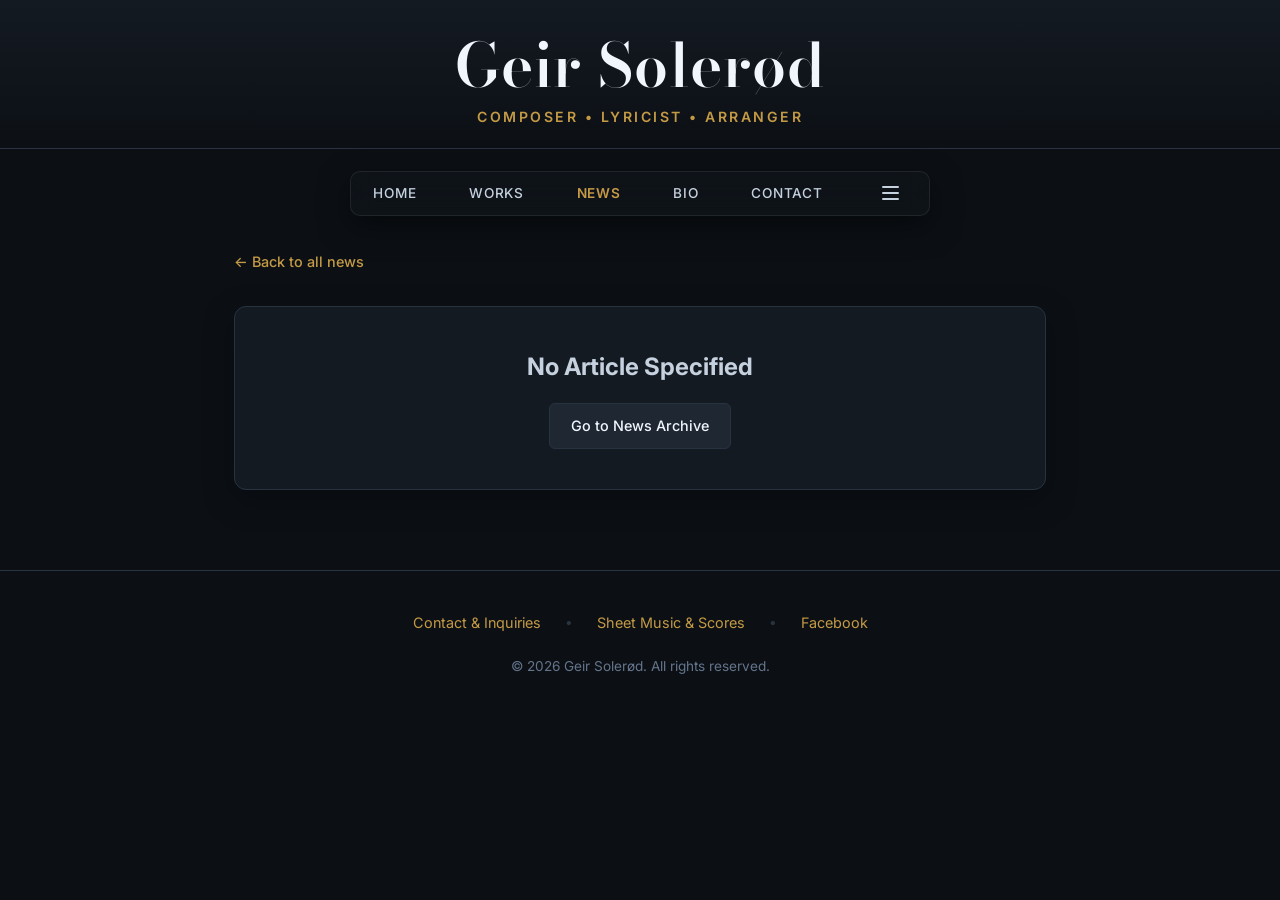
<file: article.html>
<!DOCTYPE html>
<html lang="en">
<head>
    <meta charset="UTF-8">
    <meta name="viewport" content="width=device-width, initial-scale=1.0">
    <title>News Article | Geir Soler&oslash;d</title>
    <link rel="canonical" href="https://geirsolerod.no/news.html">
    <link rel="icon" type="image/svg+xml" href="my-favicons/favicon.svg">

    <!-- Google Fonts -->
    <link rel="preconnect" href="https://fonts.googleapis.com">
    <link rel="preconnect" href="https://fonts.gstatic.com" crossorigin>
    <link href="https://fonts.googleapis.com/css2?family=Bodoni+Moda:ital,opsz,wght@0,6..96,500;0,6..96,600;0,6..96,700;1,6..96,400&family=Inter:wght@300;400;500;600&display=swap" rel="stylesheet">

    <!-- Felles CSS -->
    <link rel="stylesheet" href="css/main.css">

    <style>
        h1 {
            font-family: 'Bodoni Moda', serif;
            font-size: clamp(2.4rem, 5vw, 3.8rem);
            color: var(--text-bright);
            letter-spacing: 1px;
            margin-bottom: 0.4rem;
            font-weight: 600;
            line-height: 1.1;
        }

        /* Svevende kapsel-meny (Desktop) */
        .main-nav {
            position: -webkit-sticky;
            position: sticky;
            top: 1rem;
            z-index: 500;
            max-width: 580px;
            margin: 1.4rem auto 1rem;
            background: rgba(15, 20, 26, 0.88);
            backdrop-filter: blur(12px);
            -webkit-backdrop-filter: blur(12px);
            border: 1px solid rgba(255, 255, 255, 0.08);
            border-radius: 10px;
            padding: 0.55rem 1.4rem;
            box-shadow: 0 10px 30px rgba(0, 0, 0, 0.5);
            overflow: visible;
        }

        .nav-container {
            display: flex;
            justify-content: space-between;
            align-items: center;
            width: 100%;
            position: static;
        }

        .nav-container a {
            color: var(--text);
            text-decoration: none;
            font-size: 0.85rem;
            font-weight: 500;
            letter-spacing: 0.8px;
            text-transform: uppercase;
            transition: color 0.2s;
        }

        .nav-container a:hover {
            color: var(--accent);
        }

        .nav-container a.active-link {
            color: var(--accent);
            font-weight: 600;
        }

        /* Artikkel-layout */
        .article-wrapper {
            max-width: 860px;
            margin: 2rem auto 5rem auto;
            padding: 0 1.5rem;
        }

        .back-nav {
            margin-bottom: 2rem;
        }

        .back-link {
            color: var(--accent);
            text-decoration: none;
            font-size: 0.9rem;
            font-weight: 500;
            display: inline-flex;
            align-items: center;
            gap: 0.4rem;
            transition: color 0.2s ease;
        }

        .back-link:hover {
            color: var(--accent-hover);
            text-decoration: underline;
        }

        .single-article-card {
            background: var(--card-bg);
            border: 1px solid var(--border);
            border-radius: 12px;
            padding: 2.5rem;
            box-shadow: 0 10px 30px rgba(0, 0, 0, 0.35);
        }

        .article-meta {
            display: flex;
            align-items: center;
            gap: 0.75rem;
            margin-bottom: 1.2rem;
        }

        .article-title {
            font-family: 'Bodoni Moda', serif;
            font-size: clamp(2rem, 3.8vw, 2.7rem);
            line-height: 1.25;
            color: var(--text-bright);
            letter-spacing: 0.4px;
            margin: 0 0 1.5rem 0;
            font-weight: 600;
        }

        .article-teaser {
            font-size: 1.15rem;
            line-height: 1.65;
            color: var(--text-bright);
            margin-bottom: 2rem;
            border-left: 3px solid var(--accent);
            padding-left: 1.2rem;
            font-style: italic;
        }

        /* Bilde-beholder */
        .article-image-container {
            width: 100%;
            margin: 2rem 0;
            border-radius: 8px;
            overflow: hidden;
            border: 1px solid var(--border);
            box-shadow: 0 8px 24px rgba(0, 0, 0, 0.35);
        }

        .article-image {
            width: 100%;
            height: auto;
            max-height: 500px;
            object-fit: cover;
            display: block;
        }

        /* Video-beholder */
        .article-video-container {
            position: relative;
            padding-bottom: 56.25%;
            height: 0;
            overflow: hidden;
            border-radius: 8px;
            margin: 2rem 0;
            background: #000;
            border: 1px solid var(--border);
            box-shadow: 0 8px 24px rgba(0,0,0,0.4);
        }

        .article-video-container iframe {
            position: absolute;
            top: 0;
            left: 0;
            width: 100%;
            height: 100%;
            border: 0;
        }

        .article-body {
            font-size: 1.02rem;
            line-height: 1.75;
            color: var(--text);
            margin: 2rem 0;
        }

        .article-body p {
            margin-bottom: 1.4rem;
        }

        .article-links {
            display: flex;
            flex-wrap: wrap;
            gap: 1rem;
            margin-top: 2.5rem;
            padding-top: 1.8rem;
            border-top: 1px solid var(--border);
        }

        /* Ikon-tilpasning for knapper inne i artikkelen */
        .btn-primary .icon-score {
            width: 14px;
            height: 17px;
            transform: translateY(1px);
            filter: brightness(0) !important;
        }

        .btn-primary .icon-cat {
            width: 14px;
            height: 14px;
            transform: translateY(0);
            filter: brightness(0) !important;
        }

        @media (max-width: 768px) {
            .main-nav {
                top: 0;
                max-width: 100% !important;
                border-radius: 0 !important;
                border-left: none !important;
                border-right: none !important;
                border-top: none !important;
                border-bottom: 1px solid var(--border) !important;
                padding: 0.65rem 1rem !important;
                margin: 0 0 0.5rem 0 !important;
            }

            .article-wrapper {
                padding: 0 1rem;
                margin-top: 1.2rem;
            }

            .single-article-card {
                padding: 1.5rem;
            }
        }
    </style>
</head>

<body>

    <header id="top">
        <h1>Geir Soler&oslash;d</h1>
        <div class="subtitle">Composer &bull; Lyricist &bull; Arranger</div>
    </header>

    <!-- Global Navigation -->
    <nav class="main-nav" id="main-nav">
        <div class="nav-container">
            <a href="index.html#top">Home</a>
            <a href="index.html#works">Works</a>
            <a href="news.html" class="active-link">News</a>
            <a href="index.html#biography">Bio</a>
            <a href="index.html#contact">Contact</a>

            <!-- Global Hamburgermeny -->
            <div class="menu-dropdown-wrapper">
                <button id="menu-btn" class="menu-btn" aria-label="Toggle navigation menu" aria-expanded="false">
                    <span class="bar"></span>
                    <span class="bar"></span>
                    <span class="bar"></span>
                </button>

                <div id="dropdown-menu" class="dropdown-menu">
                    <div class="dropdown-header">Pages</div>
                    <a href="index.html" class="dropdown-item">
                        <img src="svg/home-svgrepo-com.svg" alt="Home" class="table-icon icon-home">
                        <span>Home</span>
                    </a>
                    <a href="news.html" class="dropdown-item active-page">
                        <img src="svg/chat-bubble-sign-svgrepo-com.svg" alt="News" class="table-icon icon-news">
                        <span>News &amp; Updates</span>
                    </a>
                    <a href="catalogue.html" class="dropdown-item">
                        <img src="svg/bulleted-list-catalogue-svgrepo-com.svg" alt="Catalogue" class="table-icon icon-cat">
                        <span>Complete Catalogue</span>
                    </a>

                    <div class="dropdown-divider"></div>
                    <div class="dropdown-header">Sections on Home</div>
                    <a href="index.html#about" class="dropdown-item">About</a>
                    <a href="index.html#news" class="dropdown-item">Latest News</a>
                    <a href="index.html#works" class="dropdown-item">Selected Works</a>

                    <!-- Underpunkter med innrykk -->
                    <div class="dropdown-sub-items">
                        <a href="index.html#work-concert-band" class="dropdown-item dropdown-sub-item">Concert Band</a>
                        <a href="index.html#work-symphony-1" class="dropdown-item dropdown-sub-item">Orchestra</a>
                        <a href="index.html#work-marko-adriane" class="dropdown-item dropdown-sub-item">Stage Music</a>
                        <a href="index.html#work-choral-vocal" class="dropdown-item dropdown-sub-item">Choral Music</a>
                        <a href="index.html#work-literary-writing" class="dropdown-item dropdown-sub-item">Lyrics &amp; Texts</a>
                    </div>

                    <a href="index.html#biography" class="dropdown-item">Biography &amp; CV</a>
                    <a href="index.html#contact" class="dropdown-item">Contact</a>
                </div>
            </div>
        </div>
    </nav>

    <!-- Main Article Content -->
    <main class="article-wrapper">
        <div class="back-nav">
            <a href="news.html" class="back-link">&larr; Back to all news</a>
        </div>

        <div id="article-root">
            <div style="color: #94a3b8; text-align: center; padding: 4rem 0;">Loading article...</div>
        </div>
    </main>

    <!-- Footer -->
    <footer id="footer">
        <div style="margin-bottom: 1.25rem; display: flex; justify-content: center; gap: 1.5rem; flex-wrap: wrap;">
            <a href="index.html#contact" style="color: var(--accent); text-decoration: none; font-size: 0.9rem;">Contact &amp; Inquiries</a>
            <span style="color: var(--border);">&bull;</span>
            <a href="https://www.scoreexchange.com/profiles/geir-solerod" target="_blank" rel="noopener" style="color: var(--accent); text-decoration: none; font-size: 0.9rem;">Sheet Music &amp; Scores</a>
            <span style="color: var(--border);">&bull;</span>
            <a href="https://www.facebook.com/gsun.music" target="_blank" rel="noopener" style="color: var(--accent); text-decoration: none; font-size: 0.9rem;">Facebook</a>
        </div>
        <p>&copy; 2026 Geir Soler&oslash;d. All rights reserved.</p>
    </footer>

    <!-- Flytende Opp-knapp -->
    <a href="#top" id="floating-top-btn" class="floating-top-btn" title="Scroll to top">
        <span>&uarr; Top</span>
    </a>

    <!-- Felles skript -->
    <script src="js/jsmain.js"></script>
    <script src="js/news-loader.js"></script>
    <script>
        function extractYouTubeId(urlOrId) {
            if (!urlOrId) return null;
            const match = urlOrId.match(/(?:youtu\.be\/|youtube\.com\/(?:embed\/|v\/|watch\?v=|watch\?.+&v=))([\w-]{11})/);
            return match ? match[1] : (urlOrId.trim().length === 11 ? urlOrId.trim() : null);
        }

        function formatBody(bodyText) {
            if (!bodyText) return '';
            if (bodyText.includes('<p>') || bodyText.includes('<div>')) {
                return bodyText;
            }
            return bodyText
                .split(/\n\s*\n/)
                .map(paragraph => `<p>${paragraph.trim().replace(/\n/g, '<br>')}</p>`)
                .join('');
        }

        function getLinkIcon(link) {
            const text = (link.label || '').toLowerCase();
            const url = (link.url || '').toLowerCase();

            if (text.includes('score') || text.includes('sheet') || url.includes('scoreexchange')) {
                return '<img src="svg/C-clef.svg" alt="" class="table-icon icon-score">';
            }
            if (text.includes('catalog') || url.includes('catalogue')) {
                return '<img src="svg/bulleted-list-catalogue-svgrepo-com.svg" alt="" class="table-icon icon-cat">';
            }
            return '';
        }

        async function renderArticle() {
            const root = document.getElementById('article-root');
            const params = new URLSearchParams(window.location.search);
            const articleId = params.get('id');

            if (!articleId) {
                root.innerHTML = `
                    <div class="single-article-card" style="text-align: center;">
                        <h2 style="border: none;">No Article Specified</h2>
                        <p style="margin-top: 1rem;"><a href="news.html" class="btn btn-secondary">Go to News Archive</a></p>
                    </div>`;
                return;
            }

            const items = await fetchNews();
            const item = items.find(entry => entry.id === articleId);

            if (!item) {
                root.innerHTML = `
                    <div class="single-article-card" style="text-align: center;">
                        <h2 style="border: none;">Article Not Found</h2>
                        <p style="margin-top: 1rem;"><a href="news.html" class="btn btn-secondary">Go to News Archive</a></p>
                    </div>`;
                return;
            }

            document.title = `${item.title} | Geir Soler\u00F8d`;

            // Bilde-håndtering: Løser både eksterne lenker og bilder lagret i GitHub-lageret
            let imageSrc = item.image;
            if (imageSrc && !imageSrc.startsWith('http')) {
                imageSrc = `https://raw.githubusercontent.com/geirsoler/website-news/main${imageSrc.startsWith('/') ? '' : '/'}${imageSrc}`;
            }

            const imageHtml = imageSrc ? `
                <div class="article-image-container">
                    <img src="${imageSrc}" alt="${item.title}" class="article-image">
                </div>
            ` : '';

            // YouTube-håndtering via standard domene for å forhindre feil 153 ved testing
            const ytId = extractYouTubeId(item.youtube);
            const mediaHtml = ytId ? `
                <div class="article-video-container">
                    <iframe
                        src="https://www.youtube.com/embed/${ytId}"
                        title="${item.title}"
                        allow="accelerometer; autoplay; clipboard-write; encrypted-media; gyroscope; picture-in-picture"
                        allowfullscreen>
                    </iframe>
                </div>
            ` : '';

            // Lenker og knapper (piler fjernet, ikoner lagt til)
            const linksHtml = (item.links && item.links.length) ? `
                <div class="article-links">
                    ${item.links.map(l => {
                        const cleanLabel = l.label.replace(/&rarr;|→/g, '').trim();
                        const icon = getLinkIcon(l);
                        return `
                            <a href="${l.url}" class="btn btn-primary" target="_blank" rel="noopener" style="display: inline-flex; align-items: center; gap: 0.5rem;">
                                ${icon}
                                <span>${cleanLabel}</span>
                            </a>
                        `;
                    }).join('')}
                </div>
            ` : '';

            root.innerHTML = `
                <article class="single-article-card">
                    <header>
                        <div class="article-meta">
                            <span class="news-tag">${item.category || 'Update'}</span>
                            <span class="news-date">${item.date || ''}</span>
                        </div>
                        <h1 class="article-title">${item.title}</h1>
                        ${item.teaser ? `<div class="article-teaser">${item.teaser}</div>` : ''}
                    </header>

                    ${imageHtml}
                    ${mediaHtml}

                    <div class="article-body">
                        ${formatBody(item.body)}
                    </div>

                    ${linksHtml}
                </article>
            `;
        }

        renderArticle();
    </script>
</body>
</html>
</file>
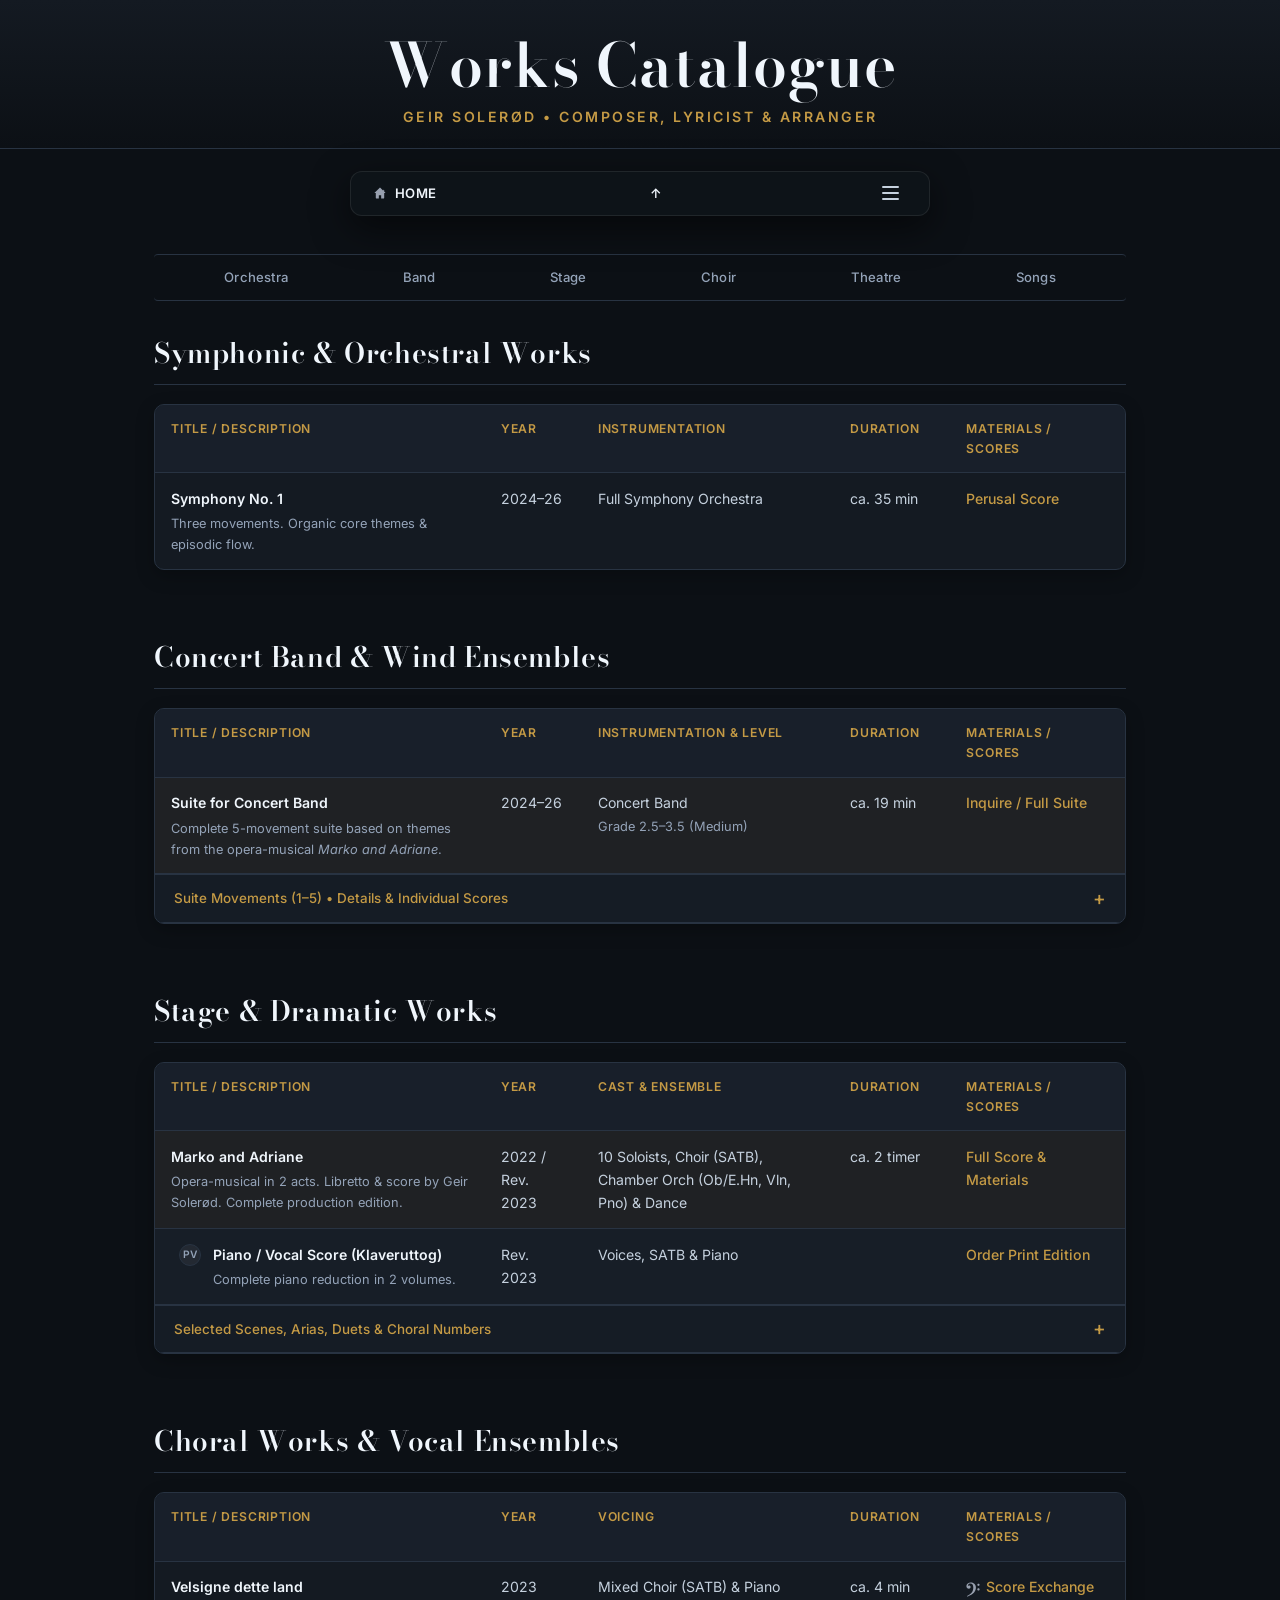
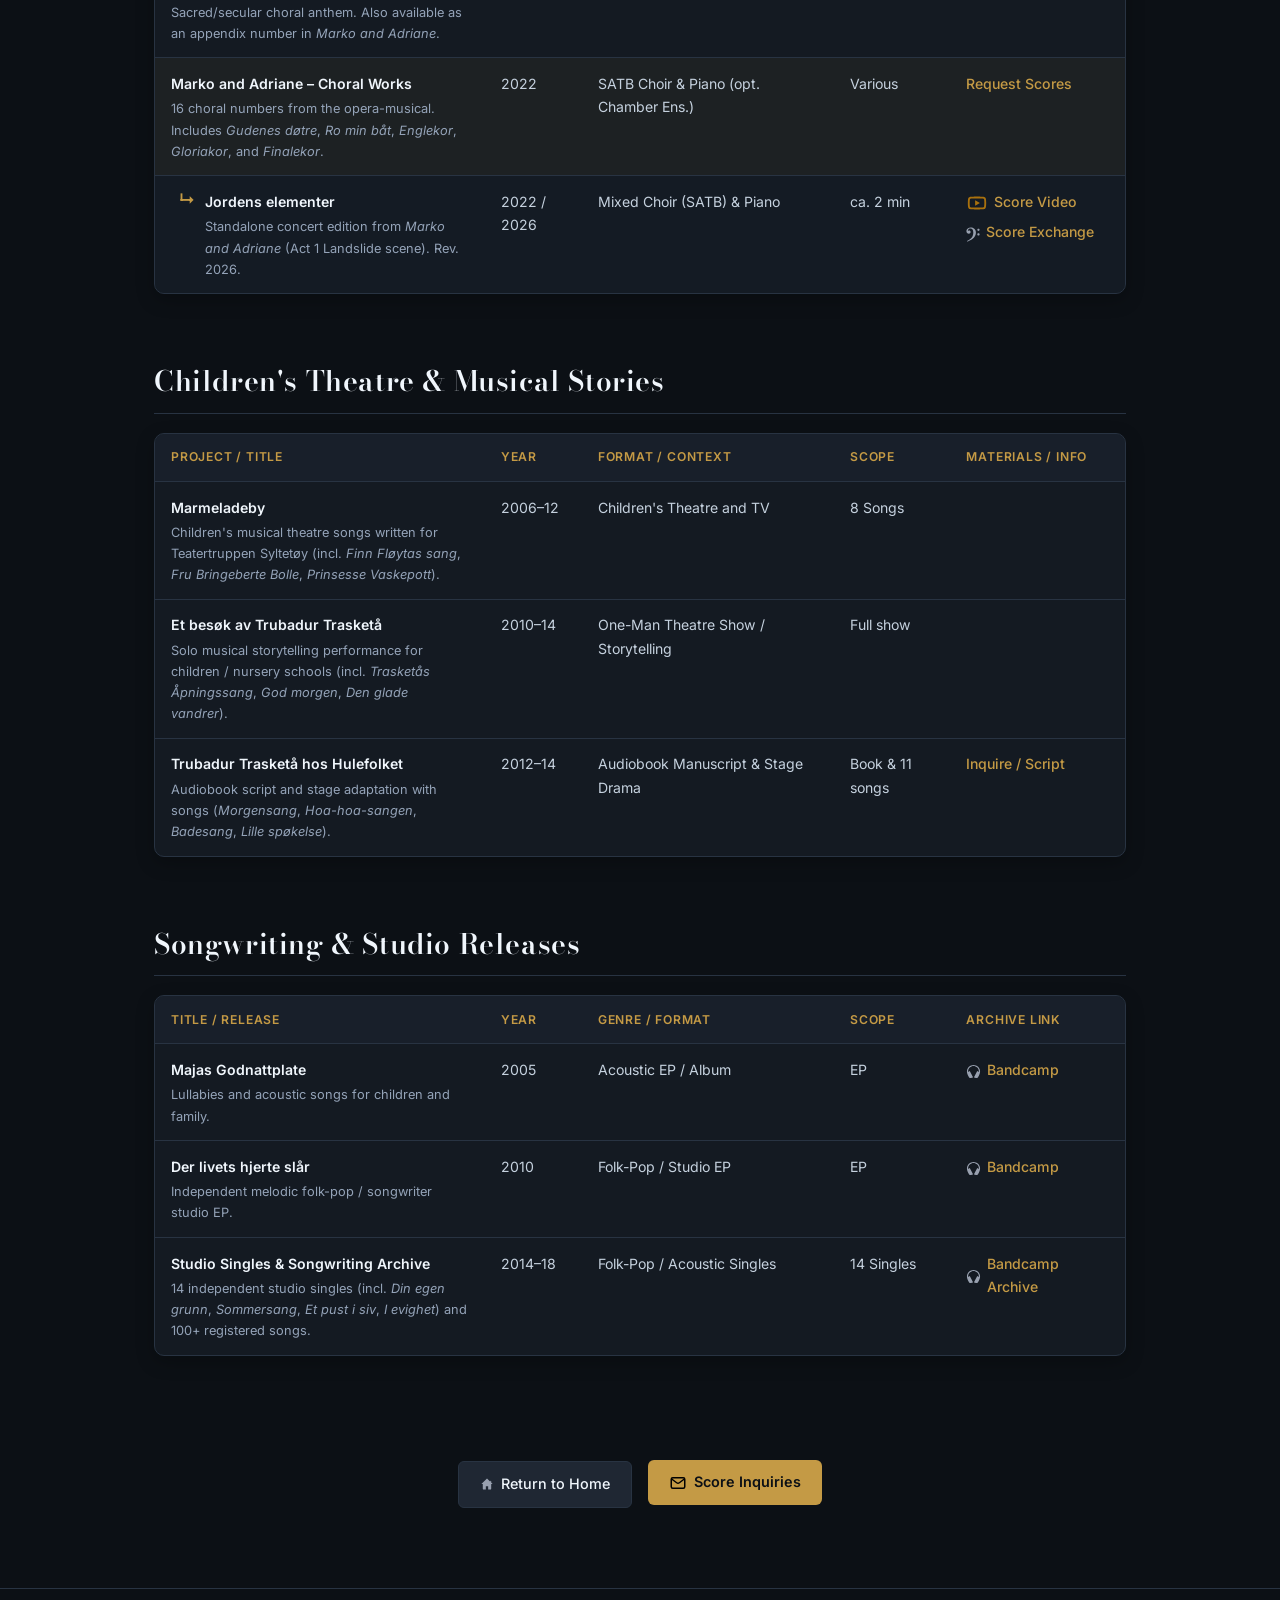
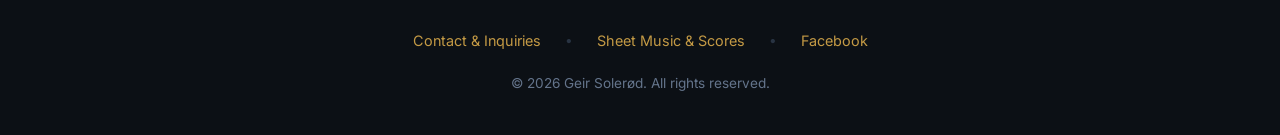
<file: catalogue.html>
﻿<!DOCTYPE html>
<html lang="en">
<head>
    <meta charset="UTF-8">
    <meta name="viewport" content="width=device-width, initial-scale=1.0">
    <title>Complete Works &amp; Catalogue | Geir Soler&oslash;d</title>
    <meta name="description" content="Complete catalogue of works by Norwegian composer and lyricist Geir Soler&oslash;d. Symphonic, concert band, stage, choral, and vocal music.">
    <meta name="author" content="Geir Soler&oslash;d">
    <link rel="canonical" href="https://geirsolerod.no/catalogue.html">
    <link rel="icon" type="image/svg+xml" href="my-favicons/favicon.svg">

    <!-- Google Fonts -->
    <link rel="preconnect" href="https://fonts.googleapis.com">
    <link rel="preconnect" href="https://fonts.gstatic.com" crossorigin>
    <link href="https://fonts.googleapis.com/css2?family=Bodoni+Moda:ital,opsz,wght@0,6..96,500;0,6..96,600;0,6..96,700;1,6..96,400&family=Inter:wght@300;400;500;600&display=swap" rel="stylesheet">

    <!-- Felles CSS -->
    <link rel="stylesheet" href="css/main.css">

    <!-- Sidespesifikk CSS for Katalog og Tabeller -->
    <style>
        h1 {
            font-family: 'Bodoni Moda', serif;
            font-size: clamp(2.2rem, 4.5vw, 3.4rem);
            color: var(--text-bright);
            letter-spacing: 1px;
            margin-bottom: 0.4rem;
            font-weight: 600;
            line-height: 1.1;
        }

        /* Kontrollert brekkpunkt for mobil header */
        .mobile-br {
            display: none;
        }

        .desktop-bullet {
            display: inline;
        }

        /* Svevende kapsel-meny (Desktop) */
        .nav-wrapper {
            position: -webkit-sticky;
            position: sticky;
            top: 1rem;
            z-index: 100;
            width: 100%;
            max-width: 580px;
            margin: 1.4rem auto 1rem;
            background: rgba(15, 20, 26, 0.92);
            backdrop-filter: blur(14px);
            -webkit-backdrop-filter: blur(14px);
            border: 1px solid rgba(255, 255, 255, 0.08);
            border-radius: 12px;
            box-shadow: 0 12px 36px rgba(0, 0, 0, 0.55);
            overflow: visible;
        }

        .nav-global {
            display: flex;
            justify-content: space-between;
            align-items: center;
            padding: 0.55rem 1.4rem;
            width: 100%;
        }

        .nav-global a {
            color: var(--text-bright);
            text-decoration: none;
            font-size: 0.82rem;
            font-weight: 600;
            letter-spacing: 0.6px;
            text-transform: uppercase;
            transition: color 0.2s;
        }

        .nav-global a:hover {
            color: var(--accent);
        }

        /* Pil opp – identisk styling med Home-lenken */
        .nav-jump-top {
            font-size: 1.1rem;
            line-height: 1;
            padding: 0 0.5rem;
            color: var(--text-bright);
            text-decoration: none;
            transition: color 0.2s;
        }

        .nav-jump-top:hover {
            color: var(--accent);
        }

        section {
            margin-bottom: 4rem;
            scroll-margin-top: 8.5rem;
        }

        h2 {
            font-family: 'Bodoni Moda', serif;
            font-size: 1.75rem;
            color: var(--text-bright);
            margin-bottom: 1.2rem;
            border-bottom: 1px solid var(--border);
            padding-bottom: 0.5rem;
            letter-spacing: 0.6px;
            font-weight: 600;
        }

        /* Tabeller (Desktop / Standard) */
        .table-responsive {
            width: 100%;
            overflow-x: auto;
            background: var(--card-bg);
            border: 1px solid var(--border);
            border-radius: 10px;
            margin-bottom: 1.5rem;
            box-shadow: 0 6px 18px rgba(0, 0, 0, 0.25);
        }

        table {
            width: 100%;
            border-collapse: collapse;
            text-align: left;
            font-size: 0.88rem;
        }

        th, td {
            padding: 0.85rem 1rem;
            border-bottom: 1px solid var(--border);
            vertical-align: top;
        }

        th {
            background: rgba(28, 36, 48, 0.6);
            color: var(--accent);
            font-weight: 600;
            text-transform: uppercase;
            font-size: 0.76rem;
            letter-spacing: 0.8px;
        }

        tr:last-child td {
            border-bottom: none;
        }

        tr:hover td {
            background: rgba(255, 255, 255, 0.02);
        }

        td.title-cell {
            color: var(--text-bright);
            font-weight: 600;
        }

        td.title-cell span.subtext {
            display: block;
            font-size: 0.80rem;
            color: #94a3b8;
            font-weight: 400;
            margin-top: 0.2rem;
        }

        /* Myk markering som pulserer lett og fader tilbake til normalt over 5 sekunder */
        @keyframes highlightFade {
            0% {
                background-color: rgba(196, 154, 69, 0.35);
            }
            30% {
                background-color: rgba(196, 154, 69, 0.22);
            }
            100% {
                background-color: transparent;
            }
        }

        tr.highlight-fade td {
            animation: highlightFade 5s ease-out forwards;
        }

        /* Sikrer at scroll har god avstand til den svevende menyen */
        tr[id] {
            scroll-margin-top: 110px;
        }

        /* Accordion / Foldable styling */
        .suite-accordion summary.suite-summary {
            cursor: pointer;
            padding: 0.75rem 1.2rem;
            background: rgba(22, 29, 39, 0.7);
            border-top: 1px solid var(--border);
            border-bottom: 1px solid var(--border);
            font-size: 0.84rem;
            font-weight: 500;
            color: var(--accent);
            display: flex;
            justify-content: space-between;
            align-items: center;
            user-select: none;
            transition: background 0.2s ease;
        }

        .suite-accordion summary.suite-summary:hover {
            background: rgba(196, 154, 69, 0.1);
        }

        .suite-accordion summary::-webkit-details-marker {
            display: none;
        }

        .suite-accordion[open] .accordion-icon {
            transform: rotate(45deg);
        }

        .accordion-icon {
            font-size: 1.2rem;
            line-height: 1;
            transition: transform 0.2s ease;
        }

        /* Badges for satser */
        .mvt-badge {
            display: inline-flex;
            align-items: center;
            justify-content: center;
            width: 22px;
            height: 22px;
            border-radius: 50%;
            background: rgba(255, 255, 255, 0.05);
            border: 1px solid var(--border);
            color: #94a3b8;
            font-size: 0.74rem;
            font-weight: 500;
            flex-shrink: 0;
            margin-top: 1px;
        }

        .footer-cta {
            text-align: center;
            padding: 2.5rem 1.5rem 1rem;
        }

        /* ===================================================
           Tablet (iPad 820px) – Eksakt match mot index.html
           =================================================== */
        @media (max-width: 850px) {
            header {
                padding: 1.8rem 1rem 1rem !important;
            }

            .nav-wrapper {
                margin: 0 auto 0.6rem !important;
            }

            .container {
                padding: 0.6rem 1rem 3rem !important;
            }

            .inpage-nav-row {
                margin: 0 0 0.8rem 0 !important;
                padding-bottom: 0.2rem !important;
            }

            section {
                margin-bottom: 2.5rem !important;
                scroll-margin-top: 6.8rem;
            }

            h2 {
                font-size: 1.5rem;
                margin-bottom: 1rem !important;
            }
        }

        /* ===================================================
           Mobil (Under 768px – Flat list og tabell som kort)
           =================================================== */
        @media (max-width: 768px) {
            .mobile-br {
                display: inline;
            }

            .desktop-bullet {
                display: none;
            }

            h1 {
                font-size: 1.85rem;
                line-height: 1.2;
                letter-spacing: 0.5px;
            }

            .subtitle {
                font-size: 0.78rem;
                letter-spacing: 1.5px;
                line-height: 1.45;
                margin-top: 0.3rem;
            }

            h2 {
                font-size: 1.45rem !important;
                margin-bottom: 1.1rem;
            }

            .nav-wrapper {
                top: 0;
                max-width: 100% !important;
                border-radius: 0 !important;
                border-left: none !important;
                border-right: none !important;
                border-top: none !important;
                border-bottom: 1px solid var(--border) !important;
                padding: 0.65rem 1rem !important;
                margin: 0 0 0.5rem 0 !important;
                box-shadow: 0 4px 12px rgba(0, 0, 0, 0.3);
            }

            .nav-global {
                padding: 0;
            }

            .nav-global a {
                font-size: 0.75rem;
            }

            .container {
                padding: 0.4rem 0.8rem 3rem !important;
            }

            .inpage-nav-row {
                margin: 0 0 1.2rem 0 !important;
            }

            .table-responsive {
                background: transparent;
                border: none;
                box-shadow: none;
                overflow-x: visible;
                margin-bottom: 1rem;
            }

            table, thead, tbody, th, td, tr {
                display: block;
                width: 100% !important;
                min-width: 100% !important;
            }

            thead {
                display: none;
            }

            tr {
                background: var(--card-bg);
                border: 1px solid var(--border);
                border-radius: 10px;
                padding: 0.9rem 1rem;
                margin-bottom: 0.85rem;
                box-shadow: 0 4px 12px rgba(0, 0, 0, 0.2);
            }

            tr:hover td {
                background: transparent;
            }

            td {
                padding: 0.25rem 0 !important;
                border: none !important;
                font-size: 0.85rem;
                color: var(--text);
            }

            td.title-cell {
                font-size: 1rem;
                color: var(--text-bright);
                margin-bottom: 0.35rem;
                padding-left: 0 !important;
            }

            td.title-cell span.subtext {
                font-size: 0.82rem;
                margin-top: 0.2rem;
            }

            tr td:nth-child(2)::before {
                content: "Year: ";
                color: #94a3b8;
                font-size: 0.76rem;
            }

            tr td:nth-child(3)::before {
                content: "Ensemble: ";
                color: #94a3b8;
                font-size: 0.76rem;
            }

            tr td:nth-child(4)::before {
                content: "Duration: ";
                color: #94a3b8;
                font-size: 0.76rem;
            }

            tr td:last-child {
                margin-top: 0.5rem;
                padding-top: 0.4rem !important;
                border-top: 1px dashed rgba(255, 255, 255, 0.08) !important;
            }

            /* Hindrer lenkene i tabellkortene fra å bli heldekkende bjelker */
            td:last-child .table-link {
                display: inline-flex !important;
                width: fit-content !important;
                padding: 0.35rem 0.6rem;
                border-radius: 4px;
                background: rgba(196, 154, 69, 0.08);
            }

            .footer-cta .btn {
                display: inline-flex !important;
                width: auto !important;
                margin: 0.3rem !important;
            }

            .suite-accordion summary.suite-summary {
                border-radius: 8px;
                font-size: 0.80rem;
                padding: 0.65rem 0.8rem;
            }

            .suite-movements-table table tr {
                background: var(--card-bg-light);
                margin: 0.6rem 0;
                padding: 0.75rem 0.85rem;
            }
        }
    </style>
</head>

<body>

    <header id="top">
        <h1>Works Catalogue</h1>
        <div class="subtitle">Geir Soler&oslash;d <span class="desktop-bullet">&bull;</span><br class="mobile-br"> Composer, Lyricist &amp; Arranger</div>
    </header>

    <!-- Sticky Global Navigation -->
    <nav class="nav-wrapper" id="main-nav">
        <div class="nav-global">
            <a href="index.html" style="display: inline-flex; align-items: center; gap: 0.45rem;">
                <img src="svg/home-svgrepo-com.svg" alt="Home" class="table-icon icon-home">
                <span>Home</span>
            </a>

            <!-- Subtil pil opp -->
            <a href="#top" class="nav-jump-top" title="Scroll to top" aria-label="Jump to top">&uarr;</a>

            <!-- Global Hamburgermeny -->
            <div class="menu-dropdown-wrapper">
                <button id="menu-btn" class="menu-btn" aria-label="Toggle navigation menu" aria-expanded="false">
                    <span class="bar"></span>
                    <span class="bar"></span>
                    <span class="bar"></span>
                </button>

                <div id="dropdown-menu" class="dropdown-menu">
                    <div class="dropdown-header">Pages</div>
                    <a href="index.html" class="dropdown-item">
                        <img src="svg/home-svgrepo-com.svg" alt="Home" class="table-icon icon-home">
                        <span>Home</span>
                    </a>
                    <a href="catalogue.html" class="dropdown-item active-page">
                        <img src="svg/bulleted-list-catalogue-svgrepo-com.svg" alt="Catalogue" class="table-icon icon-cat">
                        <span>Complete Catalogue</span>
                    </a>
                    <a href="news.html" class="dropdown-item">
                        <img src="svg/chat-bubble-sign-svgrepo-com.svg" alt="News" class="table-icon icon-news">
                        <span>News &amp; Updates</span>
                    </a>

                    <div class="dropdown-divider"></div>
                    <div class="dropdown-header">Catalogue Categories</div>
                    <a href="#cat-orchestra" class="dropdown-item">Orchestra</a>
                    <a href="#cat-band" class="dropdown-item">Concert Band</a>
                    <a href="#cat-stage" class="dropdown-item">Stage Works</a>
                    <a href="#cat-choir" class="dropdown-item">Choral Music</a>
                    <a href="#cat-theatre" class="dropdown-item">Children's Theatre</a>
                    <a href="#cat-songs" class="dropdown-item">Songwriting &amp; Studio</a>

                    <div class="dropdown-divider"></div>
                    <div class="dropdown-header">Inquiries</div>
                    <a href="index.html#contact" class="dropdown-item">
                        <img src="svg/email-svgrepo-com.svg" alt="Contact" class="table-icon icon-email">
                        <span>Contact / Score Request</span>
                    </a>
                </div>
            </div>
        </div>
    </nav>

    <main class="container">

        <!-- In-page Filterrad -->
        <div class="inpage-nav-row" id="cat-nav">
            <a href="#cat-orchestra" class="inpage-nav-btn" title="Jump to Symphonic &amp; Orchestral works">Orchestra</a>
            <a href="#cat-band" class="inpage-nav-btn" title="Jump to Concert Band works">Band</a>
            <a href="#cat-stage" class="inpage-nav-btn" title="Jump to Stage &amp; Dramatic works">Stage</a>
            <a href="#cat-choir" class="inpage-nav-btn" title="Jump to Choral works">Choir</a>
            <a href="#cat-theatre" class="inpage-nav-btn" title="Jump to Children's Theatre">Theatre</a>
            <a href="#cat-songs" class="inpage-nav-btn" title="Jump to Songwriting &amp; Studio releases">Songs</a>
        </div>

        <!-- 1. ORKESTER -->
        <section id="cat-orchestra">
            <h2>Symphonic &amp; Orchestral Works</h2>
            <div class="table-responsive">
                <table>
                    <thead>
                        <tr>
                            <th style="width: 34%;">Title / Description</th>
                            <th style="width: 10%;">Year</th>
                            <th style="width: 26%;">Instrumentation</th>
                            <th style="width: 12%;">Duration</th>
                            <th style="width: 18%;">Materials / Scores</th>
                        </tr>
                    </thead>
                    <tbody>
                        <tr>
                            <td class="title-cell">
                                Symphony No. 1
                                <span class="subtext">Three movements. Organic core themes &amp; episodic flow.</span>
                            </td>
                            <td>2024–26</td>
                            <td>Full Symphony Orchestra</td>
                            <td>ca. 35 min</td>
                            <td>
                                <a href="index.html?subject=Score%20Request:%20Symphony%20No.%201#contact"
                                   class="table-link"
                                   title="Request perusal score for conductor study">
                                    Perusal Score
                                </a>
                            </td>
                        </tr>
                    </tbody>
                </table>
            </div>
        </section>

        <!-- 2. KORPS / CONCERT BAND -->
        <section id="cat-band">
            <h2>Concert Band &amp; Wind Ensembles</h2>
            <div class="table-responsive">
                <table>
                    <thead>
                        <tr>
                            <th style="width: 34%;">Title / Description</th>
                            <th style="width: 10%;">Year</th>
                            <th style="width: 26%;">Instrumentation &amp; Level</th>
                            <th style="width: 12%;">Duration</th>
                            <th style="width: 18%;">Materials / Scores</th>
                        </tr>
                    </thead>
                    <tbody>
                        <tr style="background: rgba(196, 154, 69, 0.06);">
                            <td class="title-cell">
                                <div style="display: flex; align-items: baseline; gap: 0.5rem;">
                                    <span>Suite for Concert Band</span>
                                </div>
                                <span class="subtext">Complete 5-movement suite based on themes from the opera-musical <em>Marko and Adriane</em>.</span>
                            </td>
                            <td>2024–26</td>
                            <td>Concert Band<br><span style="color:#94a3b8; font-size:0.8rem;">Grade 2.5–3.5 (Medium)</span></td>
                            <td>ca. 19 min</td>
                            <td>
                                <a href="index.html?subject=Inquiry:%20Suite%20for%20Concert%20Band#contact"
                                   class="table-link"
                                   title="Contact composer for full concert band suite score and parts">
                                    Inquire / Full Suite
                                </a>
                            </td>
                        </tr>

                        <tr>
                            <td colspan="5" style="padding: 0; border-bottom: none;">
                                <details class="suite-accordion">
                                    <summary class="suite-summary">
                                        <span>Suite Movements (1–5) &bull; Details &amp; Individual Scores</span>
                                        <span class="accordion-icon">&plus;</span>
                                    </summary>
                                    <div class="suite-movements-table">
                                        <table style="width: 100%; border: none; background: transparent;">
                                            <tr>
                                                <td style="width: 34%; padding-left: 1.5rem;" class="title-cell">
                                                    <div style="display:flex; align-items:flex-start; gap:0.75rem;">
                                                        <span class="mvt-badge">1</span>
                                                        <div>
                                                            Overture
                                                            <span class="subtext">Potpurri over central themes.</span>
                                                        </div>
                                                    </div>
                                                </td>
                                                <td style="width: 10%;">2026</td>
                                                <td style="width: 26%;">Concert Band &bull; Grade 3.5</td>
                                                <td style="width: 12%;">ca. 5m 30s</td>
                                                <td style="width: 18%;">
                                                    <a href="index.html?subject=Score%20Request:%20Suite%201.%20Overture#contact"
                                                       class="table-link"
                                                       title="Request score for Suite Mvt. 1 Overture">
                                                        Request Score
                                                    </a>
                                                </td>
                                            </tr>

                                            <!-- Market in Lydia -->
                                            <tr>
                                                <td style="width: 34%; padding-left: 1.5rem;" class="title-cell">
                                                    <div style="display:flex; align-items:flex-start; gap:0.75rem;">
                                                        <span class="mvt-badge">2</span>
                                                        <div>
                                                            Market in Lydia
                                                            <span class="subtext">Lively march. Premiered October 2025 with Ulefoss Musikkorps. Available as standalone score.</span>
                                                        </div>
                                                    </div>
                                                </td>
                                                <td style="width: 10%;">2025</td>
                                                <td style="width: 26%;">Concert Band &bull; Grade 2.5</td>
                                                <td style="width: 12%;">ca. 2 min</td>
                                                <td style="width: 18%;">
                                                    <div style="display: flex; flex-direction: column; gap: 0.4rem; align-items: flex-start;">
                                                        <a href="https://www.youtube.com/watch?v=XBfpxgsNHYQ"
                                                           target="_blank"
                                                           rel="noopener"
                                                           class="table-link"
                                                           title="Watch score video on YouTube">
                                                            <img src="svg/Video1.svg" alt="Video" class="table-icon icon-video">
                                                            <span>Score Video</span>
                                                        </a>

                                                        <a href="https://www.scoreexchange.com/scores/market-in-lydia-692166.html"
                                                           target="_blank"
                                                           rel="noopener"
                                                           class="table-link"
                                                           title="View and purchase sheet music on Score Exchange">
                                                            <img src="svg/C-clef.svg" alt="Score" class="table-icon icon-score">
                                                            <span>Score Exchange</span>
                                                        </a>
                                                    </div>
                                                </td>
                                            </tr>

                                            <tr>
                                                <td style="width: 34%; padding-left: 1.5rem;" class="title-cell">
                                                    <div style="display:flex; align-items:flex-start; gap:0.75rem;">
                                                        <span class="mvt-badge">3</span>
                                                        <div>
                                                            Victory's Desolation
                                                            <span class="subtext">Dramatic concert piece. Premiered with Ulefoss Musikkorps March 2025. Available as standalone score.</span>
                                                        </div>
                                                    </div>
                                                </td>
                                                <td style="width: 10%;">2025–26</td>
                                                <td style="width: 26%;">Concert Band &bull; Grade 3.5</td>
                                                <td style="width: 12%;">ca. 4 min</td>
                                                <td style="width: 18%;">
                                                    <div style="display: flex; flex-direction: column; gap: 0.4rem; align-items: flex-start;">
                                                        <a href="https://youtu.be/kNKM3Q06l2I"
                                                           target="_blank"
                                                           rel="noopener"
                                                           class="table-link"
                                                           title="Watch score video on YouTube">
                                                            <img src="svg/Video1.svg" alt="Video" class="table-icon icon-video">
                                                            <span>Score Video</span>
                                                        </a>

                                                        <a href="https://www.scoreexchange.com/scores/victorys-desolation-692650.html"
                                                           target="_blank"
                                                           rel="noopener"
                                                           class="table-link"
                                                           title="View and purchase sheet music on Score Exchange">
                                                            <img src="svg/C-clef.svg" alt="Score" class="table-icon icon-score">
                                                            <span>Score Exchange</span>
                                                        </a>
                                                    </div>
                                                </td>
                                            </tr>

                                            <tr>
                                                <td style="width: 34%; padding-left: 1.5rem;" class="title-cell">
                                                    <div style="display:flex; align-items:flex-start; gap:0.75rem;">
                                                        <span class="mvt-badge">4</span>
                                                        <div>
                                                            Homecoming Dulicia
                                                            <span class="subtext">Lively march.</span>
                                                        </div>
                                                    </div>
                                                </td>
                                                <td style="width: 10%;">2024–26</td>
                                                <td style="width: 26%;">Concert Band &bull; Grade 2.5</td>
                                                <td style="width: 12%;">ca. 1m 30s</td>
                                                <td style="width: 18%;">
                                                    <a href="index.html?subject=Score%20Request:%20Homecoming%20Dulicia#contact"
                                                       class="table-link"
                                                       title="Request score for Homecoming Dulicia">
                                                        Request Score
                                                    </a>
                                                </td>
                                            </tr>

                                            <tr>
                                                <td style="width: 34%; padding-left: 1.5rem;" class="title-cell">
                                                    <div style="display:flex; align-items:flex-start; gap:0.75rem;">
                                                        <span class="mvt-badge">5</span>
                                                        <div>
                                                            Finale
                                                            <span class="subtext">Symphonic concert finale.</span>
                                                        </div>
                                                    </div>
                                                </td>
                                                <td style="width: 10%;">2024–26</td>
                                                <td style="width: 26%;">Concert Band &bull; Grade 3.5</td>
                                                <td style="width: 12%;">ca. 5m 30s</td>
                                                <td style="width: 18%;">
                                                    <a href="index.html?subject=Score%20Request:%20Suite%20Finale#contact"
                                                       class="table-link"
                                                       title="Request score for Suite Finale">
                                                        Request Score
                                                    </a>
                                                </td>
                                            </tr>
                                        </table>
                                    </div>
                                </details>
                            </td>
                        </tr>
                    </tbody>
                </table>
            </div>
        </section>

        <!-- 3. SCENE & OPERA-MUSIKAL -->
        <section id="cat-stage">
            <h2>Stage &amp; Dramatic Works</h2>
            <div class="table-responsive">
                <table>
                    <thead>
                        <tr>
                            <th style="width: 34%;">Title / Description</th>
                            <th style="width: 10%;">Year</th>
                            <th style="width: 26%;">Cast &amp; Ensemble</th>
                            <th style="width: 12%;">Duration</th>
                            <th style="width: 18%;">Materials / Scores</th>
                        </tr>
                    </thead>
                    <tbody>
                        <tr style="background: rgba(196, 154, 69, 0.06);">
                            <td class="title-cell">
                                Marko and Adriane
                                <span class="subtext">Opera-musical in 2 acts. Libretto &amp; score by Geir Soler&oslash;d. Complete production edition.</span>
                            </td>
                            <td>2022 / Rev. 2023</td>
                            <td>10 Soloists, Choir (SATB), Chamber Orch (Ob/E.Hn, Vln, Pno) &amp; Dance</td>
                            <td>ca. 2 timer</td>
                            <td>
                                <a href="index.html?subject=Inquiry:%20Marko%20and%20Adriane%20(Full%20Staging)#contact"
                                   class="table-link"
                                   title="Inquire about complete production score and orchestral parts">
                                    Full Score &amp; Materials
                                </a>
                            </td>
                        </tr>

                        <tr style="background: rgba(28, 36, 48, 0.4);">
                            <td class="title-cell" style="padding-left: 1.5rem;">
                                <div style="display: flex; align-items: flex-start; gap: 0.75rem;">
                                    <span class="mvt-badge" style="font-size: 0.64rem; font-weight: 600; letter-spacing: 0.3px;">PV</span>
                                    <div>
                                        Piano / Vocal Score (Klaveruttog)
                                        <span class="subtext">Complete piano reduction in 2 volumes.</span>
                                    </div>
                                </div>
                            </td>
                            <td>Rev. 2023</td>
                            <td>Voices, SATB &amp; Piano</td>
                            <td></td>
                            <td>
                                <a href="index.html?subject=Order%20Printed%20Scores:%20Marko%20and%20Adriane%20(Piano/Vocal)#contact"
                                   class="table-link"
                                   title="Order physical printed 2-volume piano/vocal edition">
                                    Order Print Edition
                                </a>
                            </td>
                        </tr>

                        <tr>
                            <td colspan="5" style="padding: 0; border-bottom: none;">
                                <details class="suite-accordion">
                                    <summary class="suite-summary">
                                        <span>Selected Scenes, Arias, Duets &amp; Choral Numbers</span>
                                        <span class="accordion-icon">&plus;</span>
                                    </summary>
                                    <div class="suite-movements-table">
                                        <table style="width: 100%; border: none; background: transparent;">
                                            <tr style="background: rgba(15, 20, 26, 0.6);"><td colspan="5" style="font-size:0.75rem; font-weight:600; color:var(--accent); text-transform:uppercase; letter-spacing:0.6px; padding:0.4rem 1rem;">— Act 1 Highlights —</td></tr>

                                            <tr>
                                                <td style="width: 34%; padding-left: 1.5rem;" class="title-cell">
                                                    No. 1–9 Åpning (Opening Scene)
                                                    <span class="subtext">Ensemble &bull; Premiered at Villa Lunde (2022).</span>
                                                </td>
                                                <td style="width: 10%;">2022</td>
                                                <td style="width: 26%;">Solos, Duets &amp; SATB</td>
                                                <td style="width: 12%;">ca. 9 min</td>
                                                <td style="width: 18%;"><a href="index.html?subject=Score%20Request:%20Marko%20and%20Adriane%20-%20Opening%20Scene#contact" class="table-link">Request Score</a></td>
                                            </tr>

                                            <tr>
                                                <td style="width: 34%; padding-left: 1.5rem;" class="title-cell">
                                                    No. 15 Gyllen drøm
                                                    <span class="subtext">Duet (Adriane &amp; Marko) &bull; Premiered at Villa Lunde (2022).</span>
                                                </td>
                                                <td style="width: 10%;">2022</td>
                                                <td style="width: 26%;">Soprano &amp; Tenor</td>
                                                <td style="width: 12%;">ca. 1m 30s</td>
                                                <td style="width: 18%;"><a href="index.html?subject=Score%20Request:%20Gyllen%20dr%C3%B8m#contact" class="table-link">Request Score</a></td>
                                            </tr>

                                            <tr>
                                                <td style="width: 34%; padding-left: 1.5rem;" class="title-cell">
                                                    No. 18 Jordens elementer
                                                    <span class="subtext">Dramatic Choral Scene (Jordskredet) &bull; Standalone concert version (Rev. 2026).</span>
                                                </td>
                                                <td style="width: 10%;">2022 / 2026</td>
                                                <td style="width: 26%;">Chorus SATB</td>
                                                <td style="width: 12%;">ca. 2 min</td>
                                                <td style="width: 18%;">
                                                    <div style="display: flex; flex-direction: column; gap: 0.4rem; align-items: flex-start;">
                                                        <a href="https://youtu.be/R0qNR0MabD8"
                                                           target="_blank"
                                                           rel="noopener"
                                                           class="table-link"
                                                           title="Watch score video on YouTube">
                                                            <img src="svg/Video1.svg" alt="Video" class="table-icon icon-video">
                                                            <span>Score Video</span>
                                                        </a>

                                                        <a href="https://www.scoreexchange.com/scores/694167.html"
                                                           target="_blank"
                                                           rel="noopener"
                                                           class="table-link"
                                                           title="View and purchase sheet music on Score Exchange">
                                                            <img src="svg/C-clef.svg" alt="Score" class="table-icon icon-score">
                                                            <span>Score Exchange</span>
                                                        </a>
                                                    </div>
                                                </td>
                                            </tr>

                                            <tr>
                                                <td style="width: 34%; padding-left: 1.5rem;" class="title-cell">
                                                    No. 27 Jeg plukker blomster
                                                    <span class="subtext">Aria (Adriane) &bull; Premiered at Villa Lunde (2022). Available for Soprano/Mezzo.</span>
                                                </td>
                                                <td style="width: 10%;">2022</td>
                                                <td style="width: 26%;">Soprano / Mezzo-Soprano</td>
                                                <td style="width: 12%;">ca. 2 min</td>
                                                <td style="width: 18%;"><a href="index.html?subject=Score%20Request:%20Jeg%20plukker%20blomster#contact" class="table-link">Request Score</a></td>
                                            </tr>

                                            <tr>
                                                <td style="width: 34%; padding-left: 1.5rem;" class="title-cell">
                                                    No. 29 Gudenes døtre
                                                    <span class="subtext">Aria &amp; Chorus (Dronning Ayabe &amp; Choir).</span>
                                                </td>
                                                <td style="width: 10%;">2022</td>
                                                <td style="width: 26%;">Mezzo-Soprano &amp; SATB</td>
                                                <td style="width: 12%;">ca. 3 min</td>
                                                <td style="width: 18%;"><a href="index.html?subject=Score%20Request:%20Gudenes%20d%C3%B8tre#contact" class="table-link">Request Score</a></td>
                                            </tr>

                                            <tr>
                                                <td style="width: 34%; padding-left: 1.5rem;" class="title-cell">
                                                    No. 31 Fly som en fugl
                                                    <span class="subtext">Duet (Adriane &amp; Loriel) &bull; Premiered at Villa Lunde (2022).</span>
                                                </td>
                                                <td style="width: 10%;">2022</td>
                                                <td style="width: 26%;">Soprano &amp; Baritone</td>
                                                <td style="width: 12%;">ca. 4 min</td>
                                                <td style="width: 18%;"><a href="index.html?subject=Score%20Request:%20Fly%20som%20en%20fugl#contact" class="table-link">Request Score</a></td>
                                            </tr>

                                            <tr>
                                                <td style="width: 34%; padding-left: 1.5rem;" class="title-cell">
                                                    No. 34 Jeg går til striden
                                                    <span class="subtext">Duet (Adriane &amp; Loriel) &bull; Premiered at Villa Lunde (2022).</span>
                                                </td>
                                                <td style="width: 10%;">2022</td>
                                                <td style="width: 26%;">Soprano &amp; Baritone</td>
                                                <td style="width: 12%;">ca. 2m 30s</td>
                                                <td style="width: 18%;"><a href="index.html?subject=Score%20Request:%20Jeg%20g%C3%A5r%20til%20striden#contact" class="table-link">Request Score</a></td>
                                            </tr>

                                            <tr id="en-ekte-mann">
                                                <td style="width: 34%; padding-left: 1.5rem;" class="title-cell">
                                                    No. 39 En ekte mann
                                                    <span class="subtext">Humoristic Aria (Marko) &bull; Premiered at Villa Lunde (2022). Standalone edition (Rev. 2026).</span>
                                                </td>
                                                <td style="width: 10%;">2022 / 2026</td>
                                                <td style="width: 26%;">Tenor / Baritone &amp; Piano</td>
                                                <td style="width: 12%;">ca. 1m 30s</td>
                                                <td style="width: 18%;">
                                                    <a href="https://www.scoreexchange.com/scores/en-ekte-mann-694884.html"
                                                       target="_blank"
                                                       rel="noopener"
                                                       class="table-link"
                                                       title="View and purchase sheet music on Score Exchange">
                                                        <img src="svg/C-clef.svg" alt="Score" class="table-icon icon-score">
                                                        <span>Score Exchange</span>
                                                    </a>
                                                </td>
                                            </tr>

                                            <tr>
                                                <td style="width: 34%; padding-left: 1.5rem;" class="title-cell">
                                                    No. 44 Seierens nederlag (Act 1 Finale)
                                                    <span class="subtext">Dramatic Finale, Ensemble &bull; Premiered at Villa Lunde (2022).</span>
                                                </td>
                                                <td style="width: 10%;">2022</td>
                                                <td style="width: 26%;">Soloists (Marko, Rami, Angelica) &amp; SATB</td>
                                                <td style="width: 12%;">ca. 4 min</td>
                                                <td style="width: 18%;"><a href="index.html?subject=Score%20Request:%20Seierens%20nederlag#contact" class="table-link">Request Score</a></td>
                                            </tr>

                                            <tr style="background: rgba(15, 20, 26, 0.6);"><td colspan="5" style="font-size:0.75rem; font-weight:600; color:var(--accent); text-transform:uppercase; letter-spacing:0.6px; padding:0.4rem 1rem;">— Act 2 Highlights —</td></tr>

                                            <tr>
                                                <td style="width: 34%; padding-left: 1.5rem;" class="title-cell">
                                                    No. 46 Ro min båt
                                                    <span class="subtext">Aria &amp; Choral Hymn &bull; Premiered at Villa Lunde (2022).</span>
                                                </td>
                                                <td style="width: 10%;">2022</td>
                                                <td style="width: 26%;">Soprano (Angelica/Child solo) &amp; SATB</td>
                                                <td style="width: 12%;">ca. 2 min</td>
                                                <td style="width: 18%;"><a href="index.html?subject=Score%20Request:%20Ro%20min%20b%C3%A5t#contact" class="table-link">Request Score</a></td>
                                            </tr>

                                            <tr>
                                                <td style="width: 34%; padding-left: 1.5rem;" class="title-cell">
                                                    No. 48 Stjernene skinner i natt
                                                    <span class="subtext">Aria (Zoroaster).</span>
                                                </td>
                                                <td style="width: 10%;">2022</td>
                                                <td style="width: 26%;">Baritone / Bass</td>
                                                <td style="width: 12%;">ca. 2 min</td>
                                                <td style="width: 18%;"><a href="index.html?subject=Score%20Request:%20Stjernene%20skinner%20i%20natt#contact" class="table-link">Request Score</a></td>
                                            </tr>

                                            <tr>
                                                <td style="width: 34%; padding-left: 1.5rem;" class="title-cell">
                                                    No. 54 Orfie besøker Marko
                                                    <span class="subtext">Scene with Arias (Orfie) (<em>Sverdet har en dobbel egg</em>, <em>Livet er en liten fugl</em>) &bull; Villa Lunde (2022).</span>
                                                </td>
                                                <td style="width: 10%;">2022</td>
                                                <td style="width: 26%;">Mezzo-Soprano &amp; Tenor</td>
                                                <td style="width: 12%;">ca. 5 min</td>
                                                <td style="width: 18%;"><a href="index.html?subject=Score%20Request:%20Orfie%20bes%C3%B8ker%20Marko#contact" class="table-link">Request Score</a></td>
                                            </tr>

                                            <tr>
                                                <td style="width: 34%; padding-left: 1.5rem;" class="title-cell">
                                                    No. 68 Du er min engel (Vinduet)
                                                    <span class="subtext">Duet &amp; Waltz (Adriane &amp; Marko) &bull; Premiered at Villa Lunde (2022).</span>
                                                </td>
                                                <td style="width: 10%;">2022</td>
                                                <td style="width: 26%;">Soprano &amp; Tenor</td>
                                                <td style="width: 12%;">ca. 2 min</td>
                                                <td style="width: 18%;"><a href="index.html?subject=Score%20Request:%20Du%20er%20min%20engel#contact" class="table-link">Request Score</a></td>
                                            </tr>

                                            <tr>
                                                <td style="width: 34%; padding-left: 1.5rem;" class="title-cell">
                                                    No. 77 Nøkkelen er inni deg
                                                    <span class="subtext">Duet (Orfie &amp; Rami) &bull; Performed at Villa Lunde 2022 and book launch 2023.</span>
                                                </td>
                                                <td style="width: 10%;">2022</td>
                                                <td style="width: 26%;">Mezzo-Soprano &amp; Baritone</td>
                                                <td style="width: 12%;">ca. 2m 30s</td>
                                                <td style="width: 18%;">
                                                    <a href="index.html?subject=Score%20Request:%20N%C3%B8kkelen%20er%20inni%20deg#contact" class="table-link">Request Score</a>
                                                </td>
                                            </tr>

                                            <tr>
                                                <td style="width: 34%; padding-left: 1.5rem;" class="title-cell">
                                                    No. 84–86 Finale
                                                    <span class="subtext">Includes <em>Zoroasters tale</em>, <em>Gloriakor II</em>, and <em>Når tiden er forbi</em> &bull; Villa Lunde (2022).</span>
                                                </td>
                                                <td style="width: 10%;">2022</td>
                                                <td style="width: 26%;">Tutti Ensemble &amp; SATB</td>
                                                <td style="width: 12%;">ca. 6m 30s</td>
                                                <td style="width: 18%;"><a href="index.html?subject=Score%20Request:%20Finale%20Marko%20and%20Adriane#contact" class="table-link">Request Score</a></td>
                                            </tr>
                                        </table>
                                    </div>
                                </details>
                            </td>
                        </tr>
                    </tbody>
                </table>
            </div>
        </section>

        <!-- 4. KORMUSIKK -->
        <section id="cat-choir">
            <h2>Choral Works &amp; Vocal Ensembles</h2>
            <div class="table-responsive">
                <table>
                    <thead>
                        <tr>
                            <th style="width: 34%;">Title / Description</th>
                            <th style="width: 10%;">Year</th>
                            <th style="width: 26%;">Voicing</th>
                            <th style="width: 12%;">Duration</th>
                            <th style="width: 18%;">Materials / Scores</th>
                        </tr>
                    </thead>
                    <tbody>
                        <tr>
                            <td class="title-cell">
                                Velsigne dette land
                                <span class="subtext">Sacred/secular choral anthem. Also available as an appendix number in <em>Marko and Adriane</em>.</span>
                            </td>
                            <td>2023</td>
                            <td>Mixed Choir (SATB) &amp; Piano</td>
                            <td>ca. 4 min</td>
                            <td>
                                <a href="https://www.scoreexchange.com/profiles/geir-solerod"
                                   target="_blank"
                                   rel="noopener"
                                   class="table-link"
                                   title="View SATB choral score on Score Exchange">
                                    <img src="svg/C-clef.svg" alt="Score" class="table-icon icon-score">
                                    <span>Score Exchange</span>
                                </a>
                            </td>
                        </tr>

                        <!-- Hovedpost: Marko og Adriane kormusikk -->
                        <tr style="background: rgba(196, 154, 69, 0.05); border-bottom: 1px dashed rgba(255, 255, 255, 0.08);">
                            <td class="title-cell">
                                Marko and Adriane – Choral Works
                                <span class="subtext">16 choral numbers from the opera-musical. Includes <em>Gudenes døtre</em>, <em>Ro min båt</em>, <em>Englekor</em>, <em>Gloriakor</em>, and <em>Finalekor</em>.</span>
                            </td>
                            <td>2022</td>
                            <td>SATB Choir &amp; Piano (opt. Chamber Ens.)</td>
                            <td>Various</td>
                            <td>
                                <a href="index.html?subject=Inquiry:%20Choral%20Scores%20from%20Marko%20and%20Adriane#contact"
                                   class="table-link"
                                   title="Request choir score parts from Marko and Adriane">
                                    Request Scores
                                </a>
                            </td>
                        </tr>

                        <!-- Åpen undersats med visuell tilknytning / innrykk -->
                        <tr style="background: rgba(22, 29, 39, 0.45);">
                            <td class="title-cell" style="padding-left: 1.5rem;">
                                <div style="display: flex; align-items: flex-start; gap: 0.65rem;">
                                    <span style="color: var(--accent); font-weight: bold; font-size: 1rem; line-height: 1.2;">↳</span>
                                    <div>
                                        Jordens elementer
                                        <span class="subtext">Standalone concert edition from <em>Marko and Adriane</em> (Act 1 Landslide scene). Rev. 2026.</span>
                                    </div>
                                </div>
                            </td>
                            <td>2022 / 2026</td>
                            <td>Mixed Choir (SATB) &amp; Piano</td>
                            <td>ca. 2 min</td>
                            <td>
                                <div style="display: flex; flex-direction: column; gap: 0.4rem; align-items: flex-start;">
                                    <a href="https://youtu.be/R0qNR0MabD8"
                                       target="_blank"
                                       rel="noopener"
                                       class="table-link"
                                       title="Watch score video on YouTube">
                                        <img src="svg/Video1.svg" alt="Video" class="table-icon icon-video">
                                        <span>Score Video</span>
                                    </a>

                                    <a href="https://www.scoreexchange.com/scores/694167.html"
                                       target="_blank"
                                       rel="noopener"
                                       class="table-link"
                                       title="View and purchase sheet music on Score Exchange">
                                        <img src="svg/C-clef.svg" alt="Score" class="table-icon icon-score">
                                        <span>Score Exchange</span>
                                    </a>
                                </div>
                            </td>
                        </tr>
                    </tbody>
                </table>
            </div>
        </section>

        <!-- 5. BARNETEATER, LYDBOK & ENMANNSFORESTILLING -->
        <section id="cat-theatre">
            <h2>Children's Theatre &amp; Musical Stories</h2>
            <div class="table-responsive">
                <table>
                    <thead>
                        <tr>
                            <th style="width: 34%;">Project / Title</th>
                            <th style="width: 10%;">Year</th>
                            <th style="width: 26%;">Format / Context</th>
                            <th style="width: 12%;">Scope</th>
                            <th style="width: 18%;">Materials / Info</th>
                        </tr>
                    </thead>
                    <tbody>
                        <tr>
                            <td class="title-cell">
                                Marmeladeby
                                <span class="subtext">Children's musical theatre songs written for Teatertruppen Syltet&oslash;y (incl. <em>Finn Fl&oslash;ytas sang</em>, <em>Fru Bringeberte Bolle</em>, <em>Prinsesse Vaskepott</em>).</span>
                            </td>
                            <td>2006–12</td>
                            <td>Children's Theatre and TV</td>
                            <td>8 Songs</td>
                            <td></td>
                        </tr>
                        <tr>
                            <td class="title-cell">
                                Et bes&oslash;k av Trubadur Trasket&aring;
                                <span class="subtext">Solo musical storytelling performance for children / nursery schools (incl. <em>Trasket&aring;s &Aring;pningssang</em>, <em>God morgen</em>, <em>Den glade vandrer</em>).</span>
                            </td>
                            <td>2010–14</td>
                            <td>One-Man Theatre Show / Storytelling</td>
                            <td>Full show</td>
                            <td></td>
                        </tr>
                        <tr>
                            <td class="title-cell">
                                Trubadur Trasket&aring; hos Hulefolket
                                <span class="subtext">Audiobook script and stage adaptation with songs (<em>Morgensang</em>, <em>Hoa-hoa-sangen</em>, <em>Badesang</em>, <em>Lille sp&oslash;kelse</em>).</span>
                            </td>
                            <td>2012–14</td>
                            <td>Audiobook Manuscript &amp; Stage Drama</td>
                            <td>Book &amp; 11 songs</td>
                            <td>
                                <a href="index.html?subject=Inquiry:%20Trasketa%20hos%20Hulefolket%20script#contact"
                                   class="table-link"
                                   title="Inquire about script and song material">
                                    Inquire / Script
                                </a>
                            </td>
                        </tr>
                    </tbody>
                </table>
            </div>
        </section>

        <!-- 6. VISEPOP & STUDIOARKIV -->
        <section id="cat-songs">
            <h2>Songwriting &amp; Studio Releases</h2>
            <div class="table-responsive">
                <table>
                    <thead>
                        <tr>
                            <th style="width: 34%;">Title / Release</th>
                            <th style="width: 10%;">Year</th>
                            <th style="width: 26%;">Genre / Format</th>
                            <th style="width: 12%;">Scope</th>
                            <th style="width: 18%;">Archive Link</th>
                        </tr>
                    </thead>
                    <tbody>
                        <tr>
                            <td class="title-cell">
                                Majas Godnattplate
                                <span class="subtext">Lullabies and acoustic songs for children and family.</span>
                            </td>
                            <td>2005</td>
                            <td>Acoustic EP / Album</td>
                            <td>EP</td>
                            <td>
                                <a href="https://geirsolerod.bandcamp.com/"
                                   target="_blank"
                                   rel="noopener"
                                   class="table-link"
                                   title="Listen to Majas Godnattplate on Bandcamp">
                                    <img src="svg/headset-sharp-svgrepo-com.svg" alt="Listen" class="table-icon icon-audio">
                                    <span>Bandcamp</span>
                                </a>
                            </td>
                        </tr>
                        <tr>
                            <td class="title-cell">
                                Der livets hjerte sl&aring;r
                                <span class="subtext">Independent melodic folk-pop / songwriter studio EP.</span>
                            </td>
                            <td>2010</td>
                            <td>Folk-Pop / Studio EP</td>
                            <td>EP</td>
                            <td>
                                <a href="https://geirsolerod.bandcamp.com/"
                                   target="_blank"
                                   rel="noopener"
                                   class="table-link"
                                   title="Listen to Der livets hjerte slår on Bandcamp">
                                    <img src="svg/headset-sharp-svgrepo-com.svg" alt="Listen" class="table-icon icon-audio">
                                    <span>Bandcamp</span>
                                </a>
                            </td>
                        </tr>
                        <tr>
                            <td class="title-cell">
                                Studio Singles &amp; Songwriting Archive
                                <span class="subtext">14 independent studio singles (incl. <em>Din egen grunn</em>, <em>Sommersang</em>, <em>Et pust i siv</em>, <em>I evighet</em>) and 100+ registered songs.</span>
                            </td>
                            <td>2014–18</td>
                            <td>Folk-Pop / Acoustic Singles</td>
                            <td>14 Singles</td>
                            <td>
                                <a href="https://geirsolerod.bandcamp.com/"
                                   target="_blank"
                                   rel="noopener"
                                   class="table-link"
                                   title="Explore complete audio archive releases on Bandcamp">
                                    <img src="svg/headset-sharp-svgrepo-com.svg" alt="Listen" class="table-icon icon-audio">
                                    <span>Bandcamp Archive</span>
                                </a>
                            </td>
                        </tr>
                    </tbody>
                </table>
            </div>
        </section>

        <!-- Tilbakeknapp / CTA i bunn -->
        <div class="footer-cta">
            <a href="index.html" class="btn btn-secondary" style="display: inline-flex; align-items: center; gap: 0.45rem;">
                <img src="svg/home-svgrepo-com.svg" alt="Home" class="table-icon icon-home">
                <span>Return to Home</span>
            </a>
            <a href="index.html#contact" class="btn btn-primary" style="margin-left: 0.8rem; display: inline-flex; align-items: center; gap: 0.45rem;">
                <img src="svg/email-svgrepo-com.svg" alt="Contact" class="table-icon icon-email">
                <span>Score Inquiries</span>
            </a>
        </div>

    </main>

    <footer id="footer">
        <div style="margin-bottom: 1.25rem; display: flex; justify-content: center; gap: 1.5rem; flex-wrap: wrap;">
            <a href="index.html#contact" style="color: var(--accent); text-decoration: none; font-size: 0.9rem;">Contact &amp; Inquiries</a>
            <span style="color: var(--border);">&bull;</span>
            <a href="https://www.scoreexchange.com/profiles/geir-solerod" target="_blank" rel="noopener" style="color: var(--accent); text-decoration: none; font-size: 0.9rem;">Sheet Music &amp; Scores</a>
            <span style="color: var(--border);">&bull;</span>
            <a href="https://www.facebook.com/gsun.music" target="_blank" rel="noopener" style="color: var(--accent); text-decoration: none; font-size: 0.9rem;">Facebook</a>
        </div>
        <p>&copy; 2026 Geir Soler&oslash;d. All rights reserved.</p>
    </footer>

    <!-- Flytende Opp-knapp -->
    <a href="#top" id="floating-top-btn" class="floating-top-btn" title="Scroll to top">
        <span>&uarr; Top</span>
    </a>

    <!-- Felles skript -->
    <script src="js/jsmain.js"></script>

    <!-- Sidespesifikt skript for katalogen -->
<!-- Sidespesifikt skript for katalogen -->
    <script>
        document.addEventListener('DOMContentLoaded', () => {
            function handleHashAccordion() {
                const hash = window.location.hash;
                if (!hash) return;

                // Hvis lenken er #cat-stage, eller inneholder en spesifikk sang:
                let targetEl = document.querySelector(hash);
                if (!targetEl) return;

                // 1. Hvis man klikker direkte på en sang (f.eks. #en-ekte-mann),
                // finn overordnet <details> og åpne den:
                let accordionToOpen = targetEl.closest('details');

                // 2. Hvis man klikket på en hel seksjon (f.eks. #cat-stage),
                // finn alle trekkspill inni den seksjonen og åpne dem:
                if (!accordionToOpen) {
                    const innerAccordions = targetEl.querySelectorAll('details');
                    innerAccordions.forEach(acc => acc.open = true);
                } else {
                    accordionToOpen.open = true;
                }

                // Hvis målet er en sang, men vi også vil sikre at hele seksjonens trekkspill er oppe:
                const section = targetEl.closest('section');
                if (section) {
                    section.querySelectorAll('details').forEach(acc => acc.open = true);
                }

                // 3. Gi nettleseren litt mer tid (250ms) til å beregne full høyde etter at menyen spratt opp
                setTimeout(() => {
                    const nav = document.querySelector('.nav-wrapper');
                    const navHeight = nav ? nav.offsetHeight + 30 : 90;
                    const elementPosition = targetEl.getBoundingClientRect().top + window.scrollY;
                    const offsetPosition = elementPosition - navHeight;

                    window.scrollTo({
                        top: offsetPosition,
                        behavior: 'smooth'
                    });

                    // 4. Kjør 5-sekunders fade hvis målet er en tabellrad
                    if (targetEl.tagName === 'TR') {
                        targetEl.classList.remove('highlight-fade');
                        void targetEl.offsetWidth; // Force reflow
                        targetEl.classList.add('highlight-fade');

                        setTimeout(() => {
                            targetEl.classList.remove('highlight-fade');
                        }, 5100);
                    }
                }, 250);
            }

            handleHashAccordion();
            window.addEventListener('hashchange', handleHashAccordion);
        });
    </script>
</body>
</html>
</file>
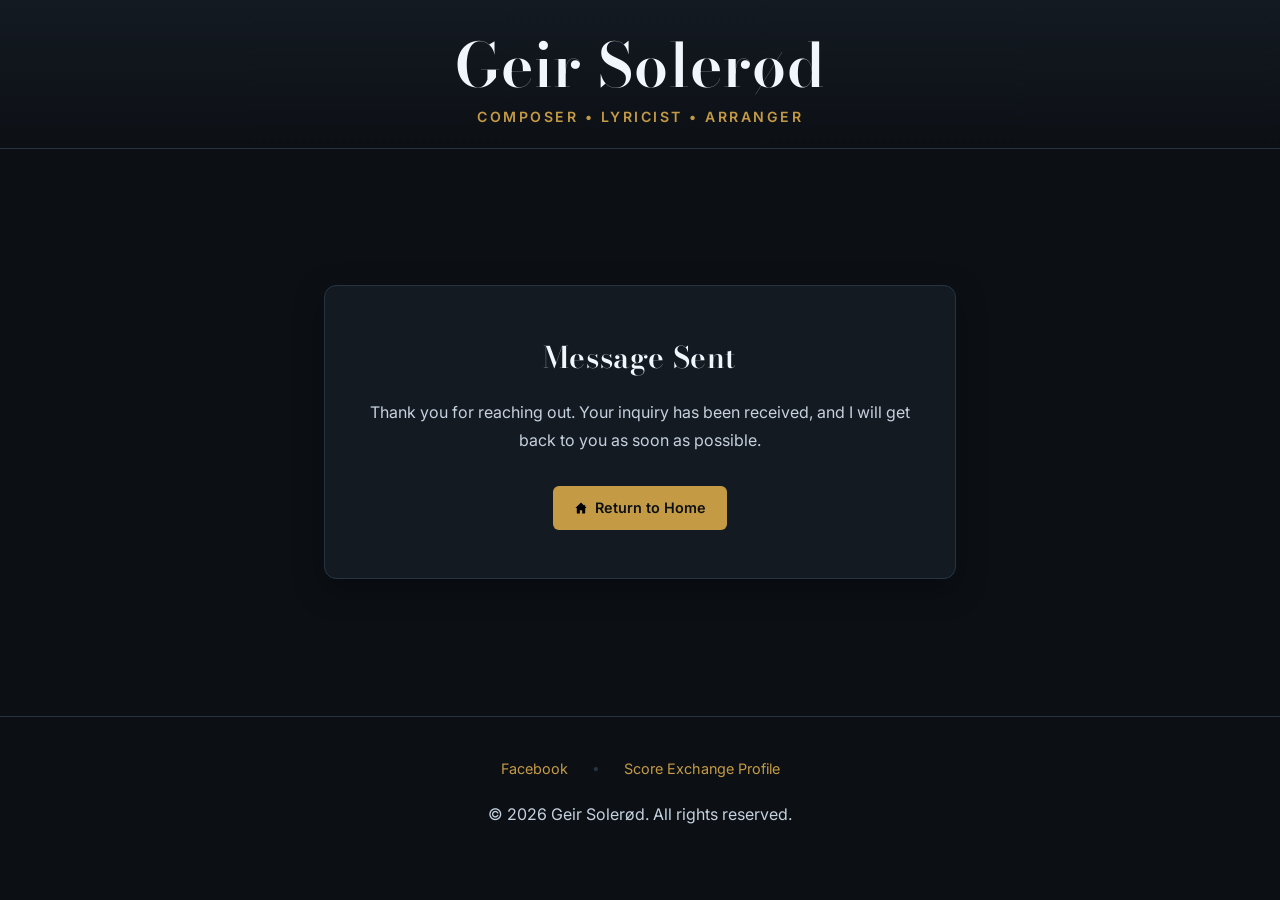
<file: thanks.html>
<!DOCTYPE html>
<html lang="en">
<head>
    <meta charset="UTF-8">
    <meta name="viewport" content="width=device-width, initial-scale=1.0">
    <title>Thank You | Geir Soler&oslash;d</title>
    <meta name="description" content="Inquiry received. Thank you for contacting Norwegian composer and lyricist Geir Soler&oslash;d.">
    <meta name="author" content="Geir Soler&oslash;d">
    <link rel="icon" type="image/svg+xml" href="my-favicons/favicon.svg">

    <!-- Google Fonts -->
    <link rel="preconnect" href="https://fonts.googleapis.com">
    <link rel="preconnect" href="https://fonts.gstatic.com" crossorigin>
    <link href="https://fonts.googleapis.com/css2?family=Bodoni+Moda:ital,opsz,wght@0,6..96,500;0,6..96,600;0,6..96,700;1,6..96,400&family=Inter:wght@300;400;500;600&display=swap" rel="stylesheet">

    <!-- Felles CSS -->
    <link rel="stylesheet" href="css/main.css">

    <style>
        body {
            min-height: 100vh;
            display: flex;
            flex-direction: column;
            justify-content: space-between;
        }

        h1 {
            font-family: 'Bodoni Moda', serif;
            font-size: clamp(2.4rem, 5vw, 3.8rem);
            color: var(--text-bright);
            letter-spacing: 1px;
            margin-bottom: 0.4rem;
            font-weight: 600;
            line-height: 1.1;
        }

        .container {
            max-width: 680px;
            margin: auto;
            padding: 2.5rem 1.5rem;
            width: 100%;
        }

        .thank-you-card {
            background: var(--card-bg);
            border: 1px solid var(--border);
            border-radius: 12px;
            padding: 3rem 2rem;
            text-align: center;
            box-shadow: 0 10px 30px rgba(0, 0, 0, 0.4);
        }

        h2 {
            font-family: 'Bodoni Moda', serif;
            font-size: 1.85rem;
            color: var(--text-bright);
            margin-bottom: 1rem;
            letter-spacing: 0.6px;
            font-weight: 600;
        }

        p {
            font-size: 1rem;
            color: var(--text);
            margin-bottom: 2rem;
            line-height: 1.7;
        }

        @media (max-width: 850px) {
            header {
                padding: 1.8rem 1rem 1rem !important;
            }

            .container {
                padding: 1.5rem 1rem 3rem !important;
            }

            .thank-you-card {
                padding: 2.2rem 1.5rem;
            }

            h2 {
                font-size: 1.55rem;
            }
        }
    </style>
</head>
<body>

    <header id="top">
        <h1>Geir Soler&oslash;d</h1>
        <div class="subtitle">Composer &bull; Lyricist &bull; Arranger</div>
    </header>

    <main class="container">
        <div class="thank-you-card">
            <h2>Message Sent</h2>
            <p>Thank you for reaching out. Your inquiry has been received, and I will get back to you as soon as possible.</p>
            <a href="index.html" class="btn btn-primary" style="display: inline-flex; align-items: center; gap: 0.45rem;">
                <img src="svg/home-svgrepo-com.svg" alt="Home" class="table-icon icon-home" style="filter: brightness(0);">
                <span>Return to Home</span>
            </a>
        </div>
    </main>

    <footer id="footer">
        <div style="margin-bottom: 1.25rem; display: flex; justify-content: center; gap: 1.5rem; flex-wrap: wrap;">
            <a href="https://www.facebook.com/gsun.music" target="_blank" rel="noopener" style="color: var(--accent); text-decoration: none; font-size: 0.9rem;">Facebook</a>
            <span style="color: var(--border);">&bull;</span>
            <a href="https://www.scoreexchange.com/profiles/geir-solerod" target="_blank" rel="noopener" style="color: var(--accent); text-decoration: none; font-size: 0.9rem;">Score Exchange Profile</a>
        </div>
        <p>&copy; 2026 Geir Soler&oslash;d. All rights reserved.</p>
    </footer>

    <!-- Felles skript -->
    <script src="js/jsmain.js"></script>
</body>
</html>
</file>
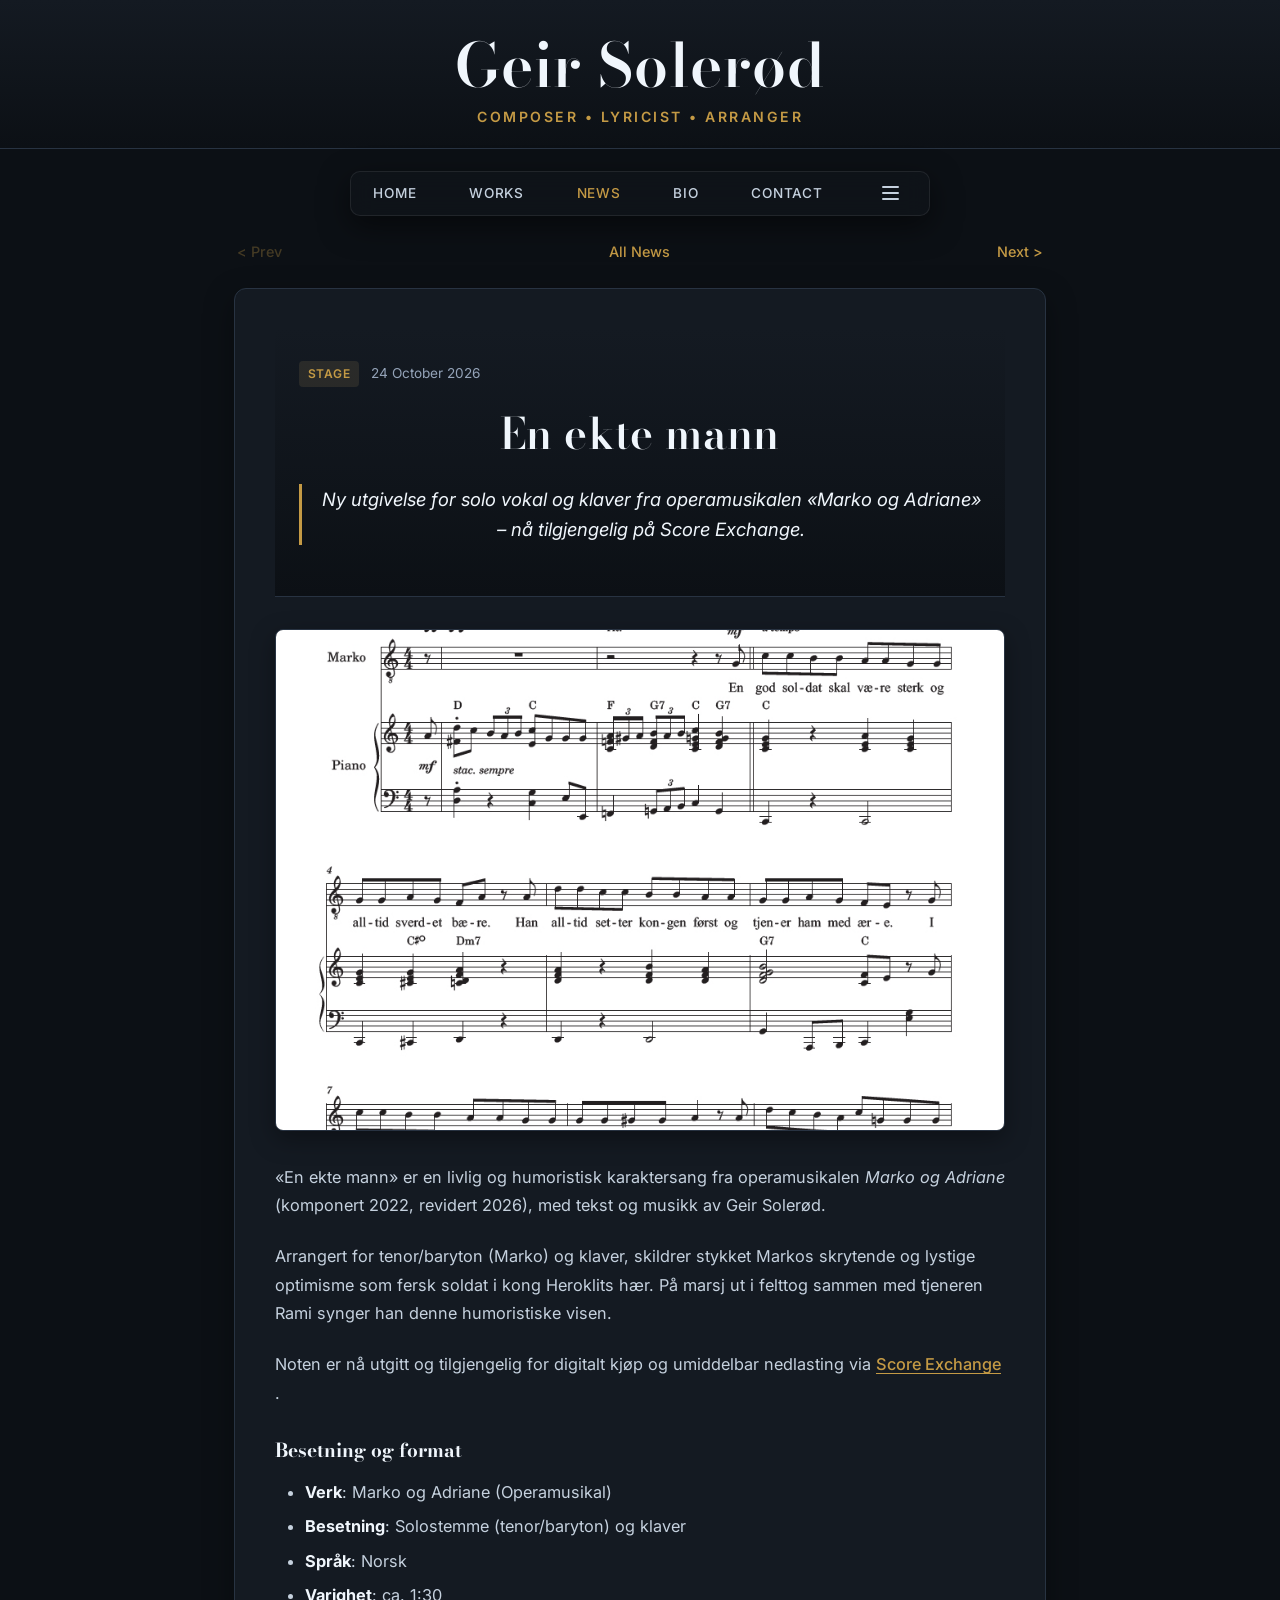
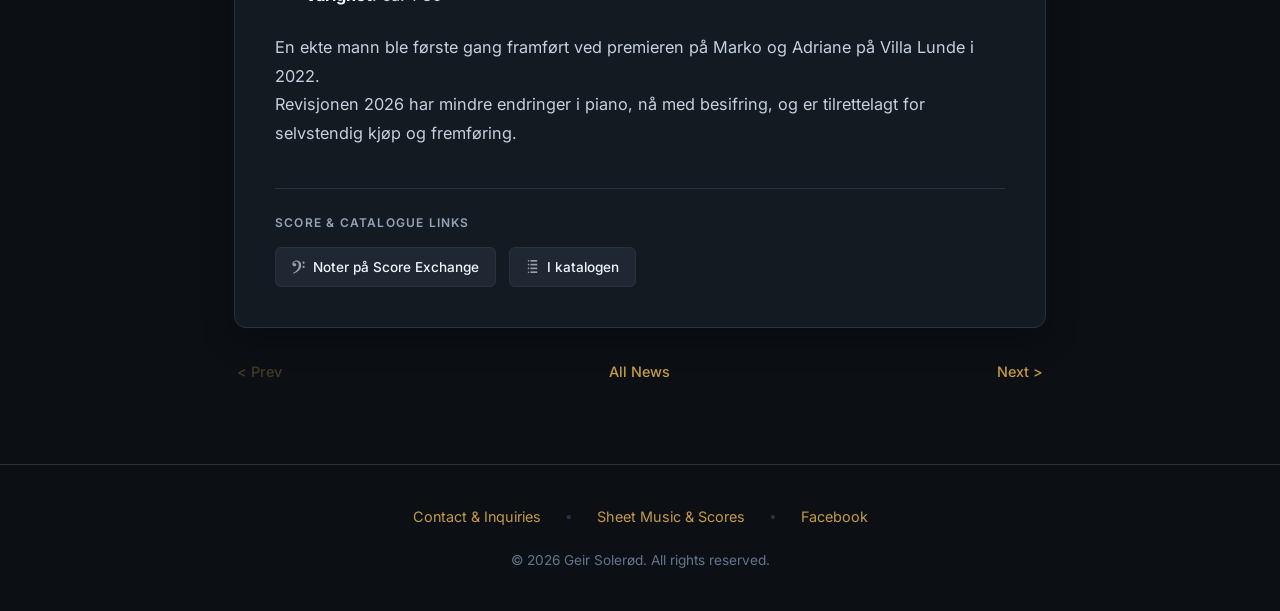
<file: news/2026/en-ekte-mann.html>
<!DOCTYPE html>
<html lang="en">
<head>
    <meta charset="UTF-8">
    <meta name="viewport" content="width=device-width, initial-scale=1.0">
    <title>En ekte mann | Geir Soler&oslash;d</title>
    <meta name="description" content="Ny utgivelse for solo vokal og klaver fra operamusikalen «Marko og Adriane» – nå tilgjengelig på Score Exchange.">
    <link rel="canonical" href="https://geirsolerod.no/news/2026/en-ekte-mann.html">
    <link rel="icon" type="image/svg+xml" href="../../my-favicons/favicon.svg">

    <meta property="og:type" content="article">
    <meta property="og:title" content="En ekte mann">
    <meta property="og:description" content="Ny utgivelse for solo vokal og klaver fra operamusikalen «Marko og Adriane» – nå tilgjengelig på Score Exchange.">
    <meta property="og:url" content="https://geirsolerod.no/news/2026/en-ekte-mann.html">
    <meta property="og:image" content="https://geirsolerod.no/images/En ekte mann_thumb.jpg">

    <meta name="twitter:card" content="summary_large_image">
    <meta name="twitter:title" content="En ekte mann">
    <meta name="twitter:description" content="Ny utgivelse for solo vokal og klaver fra operamusikalen «Marko og Adriane» – nå tilgjengelig på Score Exchange.">
    <meta name="twitter:image" content="https://geirsolerod.no/images/En ekte mann_thumb.jpg">

    <link rel="preconnect" href="https://fonts.googleapis.com">
    <link rel="preconnect" href="https://fonts.gstatic.com" crossorigin>
    <link href="https://fonts.googleapis.com/css2?family=Bodoni+Moda:ital,opsz,wght@0,6..96,500;0,6..96,600;0,6..96,700;1,6..96,400&family=Inter:wght@300;400;500;600&display=swap" rel="stylesheet">

    <link rel="stylesheet" href="../../css/main.css">

    <style>
        h1 {
            font-family: 'Bodoni Moda', serif;
            font-size: clamp(2.4rem, 5vw, 3.8rem);
            color: var(--text-bright);
            letter-spacing: 1px;
            margin-bottom: 0.4rem;
            font-weight: 600;
            line-height: 1.1;
        }

        .main-nav {
            position: -webkit-sticky;
            position: sticky;
            top: 1rem;
            z-index: 500;
            max-width: 580px;
            margin: 1.4rem auto 1rem;
            background: rgba(15, 20, 26, 0.88);
            backdrop-filter: blur(12px);
            -webkit-backdrop-filter: blur(12px);
            border: 1px solid rgba(255, 255, 255, 0.08);
            border-radius: 10px;
            padding: 0.55rem 1.4rem;
            box-shadow: 0 10px 30px rgba(0, 0, 0, 0.5);
        }

        .nav-container {
            display: flex;
            justify-content: space-between;
            align-items: center;
            width: 100%;
        }

        .nav-container a {
            color: var(--text);
            text-decoration: none;
            font-size: 0.85rem;
            font-weight: 500;
            letter-spacing: 0.8px;
            text-transform: uppercase;
            transition: color 0.2s;
        }

        .nav-container a:hover,
        .nav-container a.active-link {
            color: var(--accent);
        }

        .article-wrapper {
            max-width: 860px;
            margin: 1.5rem auto 5rem auto;
            padding: 0 1.5rem;
        }

        .news-nav-bar {
            display: flex;
            justify-content: space-between;
            align-items: center;
            margin-bottom: 1.5rem;
            padding: 0 0.2rem;
        }

        .news-nav-btn {
            color: var(--accent) !important;
            background: none !important;
            border: none !important;
            padding: 0 !important;
            text-decoration: none;
            font-size: 0.9rem;
            font-weight: 500;
            transition: color 0.2s ease;
        }

        .news-nav-btn:hover {
            color: var(--accent-hover) !important;
            text-decoration: underline;
        }

        .single-article-card {
            background: var(--card-bg);
            border: 1px solid var(--border);
            border-radius: 12px;
            padding: 2.5rem;
            box-shadow: 0 10px 30px rgba(0, 0, 0, 0.35);
        }

        .article-meta {
            display: flex;
            align-items: center;
            gap: 0.75rem;
            margin-bottom: 1.2rem;
        }

        .article-title {
            font-family: 'Bodoni Moda', serif;
            font-size: clamp(2rem, 3.8vw, 2.7rem);
            line-height: 1.25;
            color: var(--text-bright);
            letter-spacing: 0.4px;
            margin: 0 0 1.5rem 0;
            font-weight: 600;
        }

        .article-teaser {
            font-size: 1.15rem;
            line-height: 1.65;
            color: var(--text-bright);
            margin-bottom: 2rem;
            border-left: 3px solid var(--accent);
            padding-left: 1.2rem;
            font-style: italic;
        }

        .article-image-container {
            width: 100%;
            margin: 2rem 0;
            border-radius: 8px;
            overflow: hidden;
            border: 1px solid var(--border);
            box-shadow: 0 8px 24px rgba(0, 0, 0, 0.35);
        }

        .article-image {
            width: 100%;
            height: auto;
            max-height: 500px;
            object-fit: cover;
            display: block;
        }

        .article-video-container {
            position: relative;
            padding-bottom: 56.25%;
            height: 0;
            overflow: hidden;
            border-radius: 8px;
            margin: 2rem 0;
            background: #000;
            border: 1px solid var(--border);
            box-shadow: 0 8px 24px rgba(0,0,0,0.4);
        }

        .article-video-container iframe {
            position: absolute;
            top: 0; left: 0; width: 100%; height: 100%; border: 0;
        }

        .article-body {
            font-size: 1.02rem;
            line-height: 1.75;
            color: var(--text);
            margin: 2rem 0 0 0;
        }

        .article-body p {
            margin-bottom: 1.4rem;
        }
		
		.article-body p {
            margin-bottom: 1.4rem;
        }

        .article-body h2,
        .article-body h3 {
            font-family: 'Bodoni Moda', serif;
            color: var(--text-bright);
            margin: 2rem 0 1rem 0;
            line-height: 1.25;
        }

        .article-body ul {
            margin: 0.8rem 0 1.6rem 1.4rem;
            padding-left: 0.5rem;
            list-style-type: disc;
        }

        .article-body li {
            margin-bottom: 0.5rem;
            line-height: 1.6;
            color: var(--text);
        }

        .article-body li strong {
            color: var(--text-bright);
        }

        .article-body a.table-link {
            color: var(--accent);
            text-decoration: underline;
            text-underline-offset: 3px;
            transition: color 0.2s ease;
        }

        .article-body a.table-link:hover {
            color: var(--accent-hover);
        }

        .article-resources {
            margin-top: 2.5rem;
            padding-top: 1.5rem;
            border-top: 1px solid var(--border);
            background: transparent;
        }

        .article-body p {
            margin-bottom: 1.4rem;
        }

        .article-body h2,
        .article-body h3 {
            font-family: 'Bodoni Moda', serif;
            color: var(--text-bright);
            margin: 2rem 0 1rem 0;
            line-height: 1.25;
        }

        .article-body ul {
            margin: 0.8rem 0 1.6rem 1.4rem;
            padding-left: 0.5rem;
            list-style-type: disc;
        }

        .article-body li {
            margin-bottom: 0.5rem;
            line-height: 1.6;
            color: var(--text);
        }

        .article-body li strong {
            color: var(--text-bright);
        }

        .article-body a.table-link {
            color: var(--accent);
            text-decoration: underline;
            text-underline-offset: 3px;
            transition: color 0.2s ease;
        }

        .article-body a.table-link:hover {
            color: var(--accent-hover);
        }

        .resources-label {
            display: block;
            font-size: 0.75rem;
            text-transform: uppercase;
            letter-spacing: 1.2px;
            color: #94a3b8;
            font-weight: 600;
            margin-bottom: 0.9rem;
        }

        .article-links {
            display: flex;
            flex-wrap: wrap;
            gap: 0.8rem;
        }

        .article-btn {
            font-size: 0.85rem;
            padding: 0.5rem 1rem;
        }

        @media (max-width: 850px) {
            .main-nav {
                margin: 0 auto 0.6rem !important;
            }

            .article-wrapper {
                margin-top: 1rem !important;
            }
        }

        @media (max-width: 768px) {
            .main-nav {
                top: 0;
                max-width: 100% !important;
                border-radius: 0 !important;
                border-left: none !important;
                border-right: none !important;
                border-top: none !important;
                border-bottom: 1px solid var(--border) !important;
                padding: 0.65rem 1rem !important;
                margin: 0 0 0.5rem 0 !important;
            }

            .article-wrapper {
                padding: 0 1rem;
                margin-top: 1.2rem;
            }

            .single-article-card {
                padding: 1.5rem;
            }
        }
    </style>
</head>

<body>

    <header id="top">
        <h1>Geir Soler&oslash;d</h1>
        <div class="subtitle">Composer &bull; Lyricist &bull; Arranger</div>
    </header>

    <nav class="main-nav" id="main-nav">
        <div class="nav-container">
            <a href="../../index.html#top">Home</a>
            <a href="../../index.html#works">Works</a>
            <a href="../../news.html" class="active-link">News</a>
            <a href="../../index.html#biography">Bio</a>
            <a href="../../index.html#contact">Contact</a>

            <div class="menu-dropdown-wrapper">
                <button id="menu-btn" class="menu-btn" aria-label="Toggle navigation menu" aria-expanded="false">
                    <span class="bar"></span>
                    <span class="bar"></span>
                    <span class="bar"></span>
                </button>

                <div id="dropdown-menu" class="dropdown-menu">
                    <div class="dropdown-header">Pages</div>
                    <a href="../../index.html" class="dropdown-item">
                        <img src="../../svg/home-svgrepo-com.svg" alt="Home" class="table-icon icon-home">
                        <span>Home</span>
                    </a>
                    <a href="../../news.html" class="dropdown-item active-page">
                        <img src="../../svg/chat-bubble-sign-svgrepo-com.svg" alt="News" class="table-icon icon-news">
                        <span>News &amp; Updates</span>
                    </a>
                    <a href="../../catalogue.html" class="dropdown-item">
                        <img src="../../svg/bulleted-list-catalogue-svgrepo-com.svg" alt="Catalogue" class="table-icon icon-cat">
                        <span>Complete Catalogue</span>
                    </a>

                    <div class="dropdown-divider"></div>
                    <div class="dropdown-header">Sections on Home</div>
                    <a href="../../index.html#about" class="dropdown-item">About</a>
                    <a href="../../index.html#news" class="dropdown-item">Latest News</a>
                    <a href="../../index.html#works" class="dropdown-item">Selected Works</a>

                    <div class="dropdown-sub-items">
                        <a href="../../index.html#work-concert-band" class="dropdown-item dropdown-sub-item">Concert Band</a>
                        <a href="../../index.html#work-symphony-1" class="dropdown-item dropdown-sub-item">Orchestra</a>
                        <a href="../../index.html#work-marko-adriane" class="dropdown-item dropdown-sub-item">Stage Music</a>
                        <a href="../../index.html#work-choral-vocal" class="dropdown-item dropdown-sub-item">Choral Music</a>
                        <a href="../../index.html#work-literary-writing" class="dropdown-item dropdown-sub-item">Lyrics &amp; Texts</a>
                    </div>

                    <a href="../../index.html#biography" class="dropdown-item">Biography &amp; CV</a>
                    <a href="../../index.html#contact" class="dropdown-item">Contact</a>
                </div>
            </div>
        </div>
    </nav>

    <main class="article-wrapper">
        
    <nav class="news-nav-bar" aria-label="News navigation">
        <span class="news-nav-btn disabled" style="opacity: 0.3; cursor: default;">&lt; Prev</span>
        <a href="../../news.html" class="news-nav-btn">All News</a>
        <a href="/news/2026/jordens-elementer.html" class="news-nav-btn news-nav-next" title="Jordens elementer for kor (SATB) og piano">Next &gt;</a>
    </nav>

        <article class="single-article-card">
            <header>
                <div class="article-meta">
                    <span class="news-tag">Stage</span>
                    <span class="news-date">24 October 2026</span>
                </div>
                <h1 class="article-title">En ekte mann</h1>
                <div class="article-teaser">Ny utgivelse for solo vokal og klaver fra operamusikalen «Marko og Adriane» – nå tilgjengelig på Score Exchange.</div>
            </header>

            
                <div class="article-image-container">
                    <img src="/images/En ekte mann_thumb.jpg" alt="En ekte mann" class="article-image">
                </div>
            
            

            <div class="article-body">
                <p>«En ekte mann» er en livlig og humoristisk karaktersang fra operamusikalen <em>Marko og Adriane</em> (komponert 2022, revidert 2026), med tekst og musikk av Geir Solerød.</p>
<p>Arrangert for tenor/baryton (Marko) og klaver, skildrer stykket Markos skrytende og lystige optimisme som fersk soldat i kong Heroklits hær. På marsj ut i felttog sammen med tjeneren Rami synger han denne humoristiske visen.</p>
<p>Noten er nå utgitt og tilgjengelig for digitalt kjøp og umiddelbar nedlasting via <a href="https://www.scoreexchange.com/scores/en-ekte-mann-694884.html" class="table-link" target="_blank" rel="noopener">Score Exchange</a>.</p>
<h3>Besetning og format</h3>
<ul>
  <li><strong>Verk</strong>: Marko og Adriane (Operamusikal)</li>
  <li><strong>Besetning</strong>: Solostemme (tenor/baryton) og klaver</li>
  <li><strong>Språk</strong>: Norsk</li>
  <li><strong>Varighet</strong>: ca. 1:30</li>
</ul>
<p>En ekte mann ble første gang framført ved premieren på Marko og Adriane på Villa Lunde i 2022. <br>Revisjonen 2026 har mindre endringer i piano, nå med besifring, og er tilrettelagt for selvstendig kjøp og fremføring.</p>
            </div>

            
        <div class="article-resources">
            <span class="resources-label">Score & Catalogue Links</span>
            <div class="article-links">
                
                        <a href="https://www.scoreexchange.com/scores/en-ekte-mann-694884.html" class="btn btn-secondary article-btn" target="_blank" rel="noopener" style="display: inline-flex; align-items: center; gap: 0.5rem;">
                            <img src="../../svg/C-clef.svg" alt="" class="table-icon icon-score">
                            <span>Noter på Score Exchange</span>
                        </a>
                    
                        <a href="https://geirsolerod.no/catalogue.html#en-ekte-mann" class="btn btn-secondary article-btn" target="_blank" rel="noopener" style="display: inline-flex; align-items: center; gap: 0.5rem;">
                            <img src="../../svg/bulleted-list-catalogue-svgrepo-com.svg" alt="" class="table-icon icon-cat">
                            <span>I katalogen</span>
                        </a>
                    
            </div>
        </div>
    
        </article>

        <div style="margin-top: 2rem;">
            
    <nav class="news-nav-bar" aria-label="News navigation">
        <span class="news-nav-btn disabled" style="opacity: 0.3; cursor: default;">&lt; Prev</span>
        <a href="../../news.html" class="news-nav-btn">All News</a>
        <a href="/news/2026/jordens-elementer.html" class="news-nav-btn news-nav-next" title="Jordens elementer for kor (SATB) og piano">Next &gt;</a>
    </nav>
        </div>
    </main>

    <footer id="footer">
        <div style="margin-bottom: 1.25rem; display: flex; justify-content: center; gap: 1.5rem; flex-wrap: wrap;">
            <a href="../../index.html#contact" style="color: var(--accent); text-decoration: none; font-size: 0.9rem;">Contact &amp; Inquiries</a>
            <span style="color: var(--border);">&bull;</span>
            <a href="https://www.scoreexchange.com/profiles/geir-solerod" target="_blank" rel="noopener" style="color: var(--accent); text-decoration: none; font-size: 0.9rem;">Sheet Music &amp; Scores</a>
            <span style="color: var(--border);">&bull;</span>
            <a href="https://www.facebook.com/gsun.music" target="_blank" rel="noopener" style="color: var(--accent); text-decoration: none; font-size: 0.9rem;">Facebook</a>
        </div>
        <p>&copy; 2026 Geir Soler&oslash;d. All rights reserved.</p>
    </footer>

    <a href="#top" id="floating-top-btn" class="floating-top-btn" title="Scroll to top">
        <span>&uarr; Top</span>
    </a>

    <script src="../../js/jsmain.js"></script>
</body>
</html>
</file>
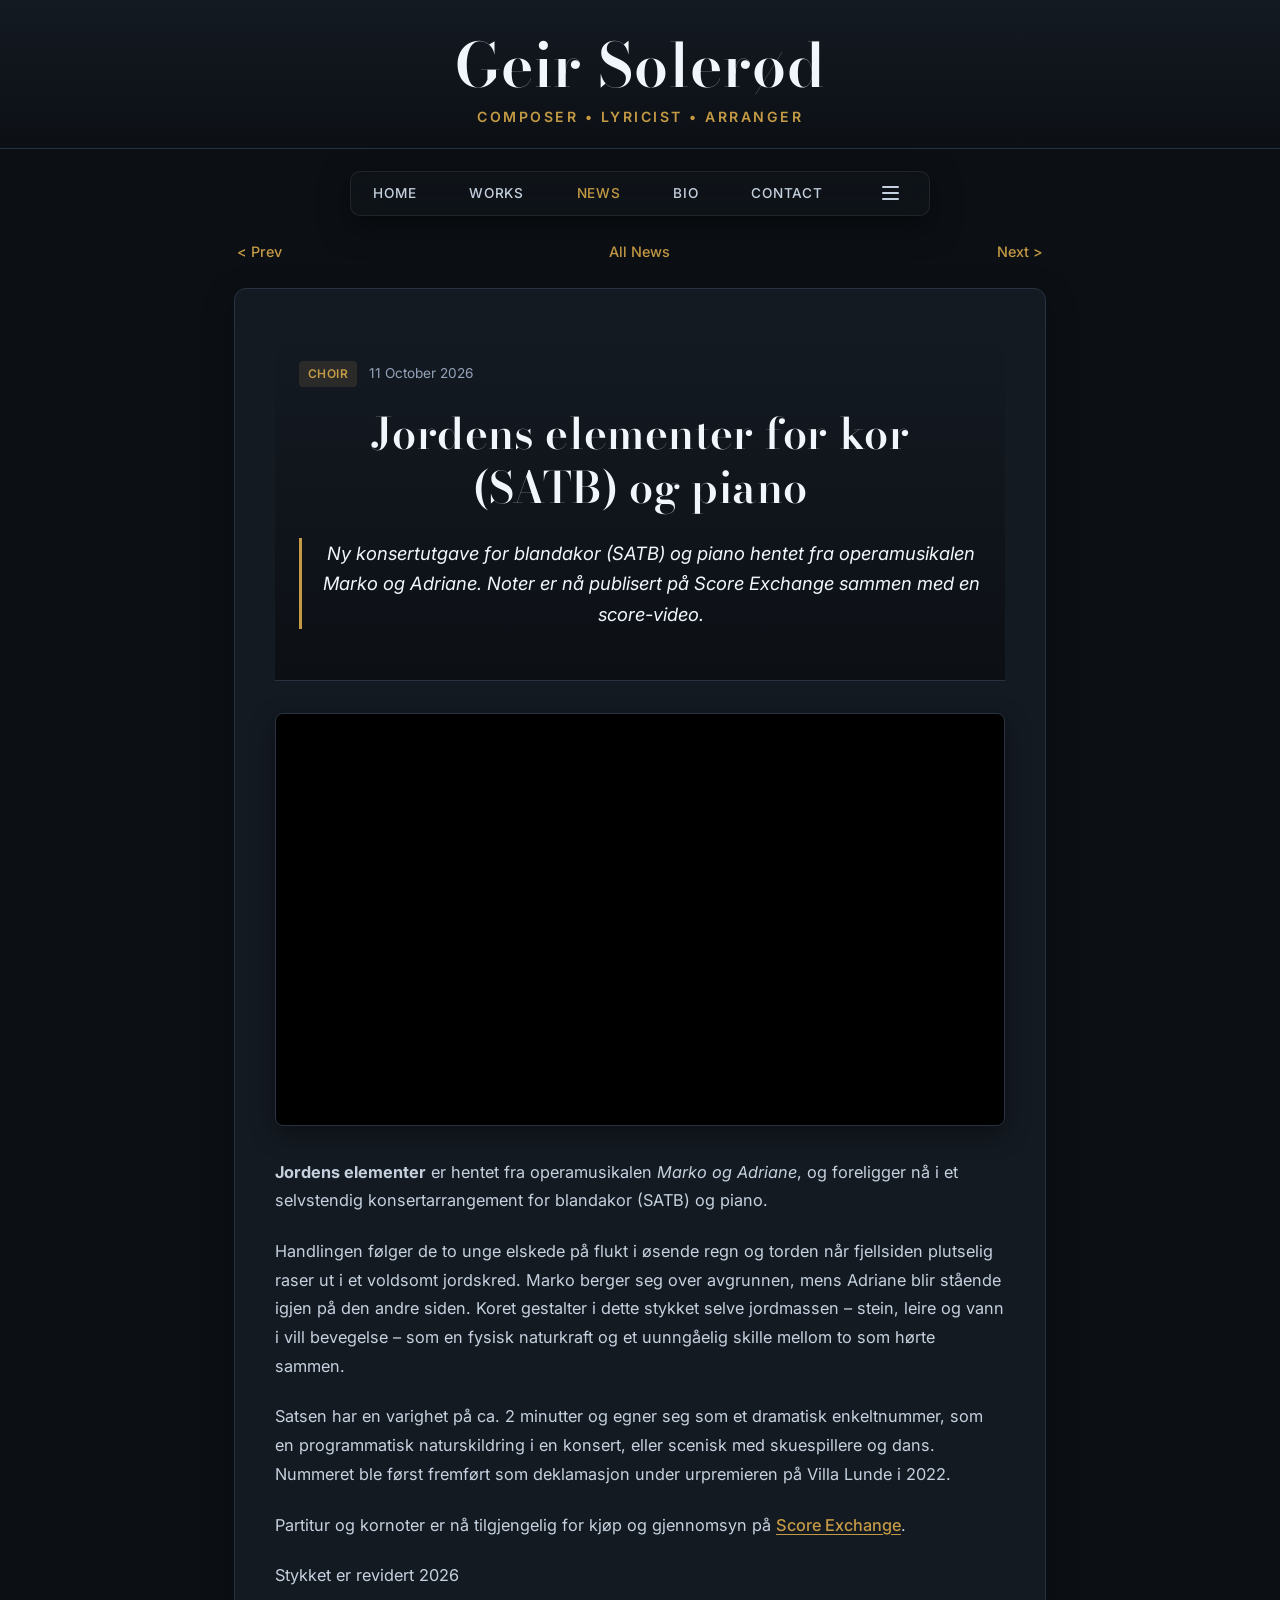
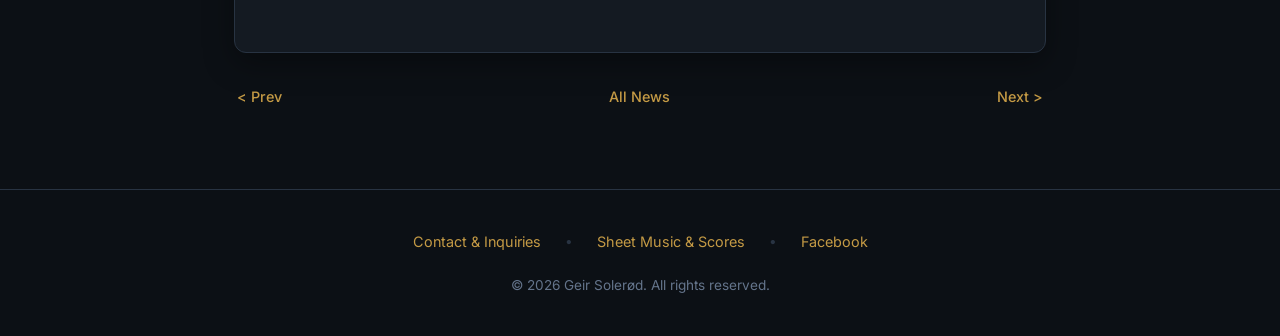
<file: news/2026/jordens-elementer.html>
<!DOCTYPE html>
<html lang="en">
<head>
    <meta charset="UTF-8">
    <meta name="viewport" content="width=device-width, initial-scale=1.0">
    <title>Jordens elementer for kor (SATB) og piano | Geir Soler&oslash;d</title>
    <meta name="description" content="Ny konsertutgave for blandakor (SATB) og piano hentet fra operamusikalen Marko og Adriane. Noter er nå publisert på Score Exchange sammen med en score-video.">
    <link rel="canonical" href="https://geirsolerod.no/news/2026/jordens-elementer.html">
    <link rel="icon" type="image/svg+xml" href="../../my-favicons/favicon.svg">

    <meta property="og:type" content="article">
    <meta property="og:title" content="Jordens elementer for kor (SATB) og piano">
    <meta property="og:description" content="Ny konsertutgave for blandakor (SATB) og piano hentet fra operamusikalen Marko og Adriane. Noter er nå publisert på Score Exchange sammen med en score-video.">
    <meta property="og:url" content="https://geirsolerod.no/news/2026/jordens-elementer.html">
    <meta property="og:image" content="https://geirsolerod.no/images/Jordens elementer_thumb.jpg">

    <meta name="twitter:card" content="summary_large_image">
    <meta name="twitter:title" content="Jordens elementer for kor (SATB) og piano">
    <meta name="twitter:description" content="Ny konsertutgave for blandakor (SATB) og piano hentet fra operamusikalen Marko og Adriane. Noter er nå publisert på Score Exchange sammen med en score-video.">
    <meta name="twitter:image" content="https://geirsolerod.no/images/Jordens elementer_thumb.jpg">

    <link rel="preconnect" href="https://fonts.googleapis.com">
    <link rel="preconnect" href="https://fonts.gstatic.com" crossorigin>
    <link href="https://fonts.googleapis.com/css2?family=Bodoni+Moda:ital,opsz,wght@0,6..96,500;0,6..96,600;0,6..96,700;1,6..96,400&family=Inter:wght@300;400;500;600&display=swap" rel="stylesheet">

    <link rel="stylesheet" href="../../css/main.css">

    <style>
        h1 {
            font-family: 'Bodoni Moda', serif;
            font-size: clamp(2.4rem, 5vw, 3.8rem);
            color: var(--text-bright);
            letter-spacing: 1px;
            margin-bottom: 0.4rem;
            font-weight: 600;
            line-height: 1.1;
        }

        .main-nav {
            position: -webkit-sticky;
            position: sticky;
            top: 1rem;
            z-index: 500;
            max-width: 580px;
            margin: 1.4rem auto 1rem;
            background: rgba(15, 20, 26, 0.88);
            backdrop-filter: blur(12px);
            -webkit-backdrop-filter: blur(12px);
            border: 1px solid rgba(255, 255, 255, 0.08);
            border-radius: 10px;
            padding: 0.55rem 1.4rem;
            box-shadow: 0 10px 30px rgba(0, 0, 0, 0.5);
        }

        .nav-container {
            display: flex;
            justify-content: space-between;
            align-items: center;
            width: 100%;
        }

        .nav-container a {
            color: var(--text);
            text-decoration: none;
            font-size: 0.85rem;
            font-weight: 500;
            letter-spacing: 0.8px;
            text-transform: uppercase;
            transition: color 0.2s;
        }

        .nav-container a:hover,
        .nav-container a.active-link {
            color: var(--accent);
        }

        .article-wrapper {
            max-width: 860px;
            margin: 1.5rem auto 5rem auto;
            padding: 0 1.5rem;
        }

        .news-nav-bar {
            display: flex;
            justify-content: space-between;
            align-items: center;
            margin-bottom: 1.5rem;
            padding: 0 0.2rem;
        }

        .news-nav-btn {
            color: var(--accent) !important;
            background: none !important;
            border: none !important;
            padding: 0 !important;
            text-decoration: none;
            font-size: 0.9rem;
            font-weight: 500;
            transition: color 0.2s ease;
        }

        .news-nav-btn:hover {
            color: var(--accent-hover) !important;
            text-decoration: underline;
        }

        .single-article-card {
            background: var(--card-bg);
            border: 1px solid var(--border);
            border-radius: 12px;
            padding: 2.5rem;
            box-shadow: 0 10px 30px rgba(0, 0, 0, 0.35);
        }

        .article-meta {
            display: flex;
            align-items: center;
            gap: 0.75rem;
            margin-bottom: 1.2rem;
        }

        .article-title {
            font-family: 'Bodoni Moda', serif;
            font-size: clamp(2rem, 3.8vw, 2.7rem);
            line-height: 1.25;
            color: var(--text-bright);
            letter-spacing: 0.4px;
            margin: 0 0 1.5rem 0;
            font-weight: 600;
        }

        .article-teaser {
            font-size: 1.15rem;
            line-height: 1.65;
            color: var(--text-bright);
            margin-bottom: 2rem;
            border-left: 3px solid var(--accent);
            padding-left: 1.2rem;
            font-style: italic;
        }

        .article-image-container {
            width: 100%;
            margin: 2rem 0;
            border-radius: 8px;
            overflow: hidden;
            border: 1px solid var(--border);
            box-shadow: 0 8px 24px rgba(0, 0, 0, 0.35);
        }

        .article-image {
            width: 100%;
            height: auto;
            max-height: 500px;
            object-fit: cover;
            display: block;
        }

        .article-video-container {
            position: relative;
            padding-bottom: 56.25%;
            height: 0;
            overflow: hidden;
            border-radius: 8px;
            margin: 2rem 0;
            background: #000;
            border: 1px solid var(--border);
            box-shadow: 0 8px 24px rgba(0,0,0,0.4);
        }

        .article-video-container iframe {
            position: absolute;
            top: 0; left: 0; width: 100%; height: 100%; border: 0;
        }

        .article-body {
            font-size: 1.02rem;
            line-height: 1.75;
            color: var(--text);
            margin: 2rem 0 0 0;
        }

        .article-body p {
            margin-bottom: 1.4rem;
        }
		
		.article-body p {
            margin-bottom: 1.4rem;
        }

        .article-body h2,
        .article-body h3 {
            font-family: 'Bodoni Moda', serif;
            color: var(--text-bright);
            margin: 2rem 0 1rem 0;
            line-height: 1.25;
        }

        .article-body ul {
            margin: 0.8rem 0 1.6rem 1.4rem;
            padding-left: 0.5rem;
            list-style-type: disc;
        }

        .article-body li {
            margin-bottom: 0.5rem;
            line-height: 1.6;
            color: var(--text);
        }

        .article-body li strong {
            color: var(--text-bright);
        }

        .article-body a.table-link {
            color: var(--accent);
            text-decoration: underline;
            text-underline-offset: 3px;
            transition: color 0.2s ease;
        }

        .article-body a.table-link:hover {
            color: var(--accent-hover);
        }

        .article-resources {
            margin-top: 2.5rem;
            padding-top: 1.5rem;
            border-top: 1px solid var(--border);
            background: transparent;
        }

        .article-body p {
            margin-bottom: 1.4rem;
        }

        .article-body h2,
        .article-body h3 {
            font-family: 'Bodoni Moda', serif;
            color: var(--text-bright);
            margin: 2rem 0 1rem 0;
            line-height: 1.25;
        }

        .article-body ul {
            margin: 0.8rem 0 1.6rem 1.4rem;
            padding-left: 0.5rem;
            list-style-type: disc;
        }

        .article-body li {
            margin-bottom: 0.5rem;
            line-height: 1.6;
            color: var(--text);
        }

        .article-body li strong {
            color: var(--text-bright);
        }

        .article-body a.table-link {
            color: var(--accent);
            text-decoration: underline;
            text-underline-offset: 3px;
            transition: color 0.2s ease;
        }

        .article-body a.table-link:hover {
            color: var(--accent-hover);
        }

        .resources-label {
            display: block;
            font-size: 0.75rem;
            text-transform: uppercase;
            letter-spacing: 1.2px;
            color: #94a3b8;
            font-weight: 600;
            margin-bottom: 0.9rem;
        }

        .article-links {
            display: flex;
            flex-wrap: wrap;
            gap: 0.8rem;
        }

        .article-btn {
            font-size: 0.85rem;
            padding: 0.5rem 1rem;
        }

        @media (max-width: 850px) {
            .main-nav {
                margin: 0 auto 0.6rem !important;
            }

            .article-wrapper {
                margin-top: 1rem !important;
            }
        }

        @media (max-width: 768px) {
            .main-nav {
                top: 0;
                max-width: 100% !important;
                border-radius: 0 !important;
                border-left: none !important;
                border-right: none !important;
                border-top: none !important;
                border-bottom: 1px solid var(--border) !important;
                padding: 0.65rem 1rem !important;
                margin: 0 0 0.5rem 0 !important;
            }

            .article-wrapper {
                padding: 0 1rem;
                margin-top: 1.2rem;
            }

            .single-article-card {
                padding: 1.5rem;
            }
        }
    </style>
</head>

<body>

    <header id="top">
        <h1>Geir Soler&oslash;d</h1>
        <div class="subtitle">Composer &bull; Lyricist &bull; Arranger</div>
    </header>

    <nav class="main-nav" id="main-nav">
        <div class="nav-container">
            <a href="../../index.html#top">Home</a>
            <a href="../../index.html#works">Works</a>
            <a href="../../news.html" class="active-link">News</a>
            <a href="../../index.html#biography">Bio</a>
            <a href="../../index.html#contact">Contact</a>

            <div class="menu-dropdown-wrapper">
                <button id="menu-btn" class="menu-btn" aria-label="Toggle navigation menu" aria-expanded="false">
                    <span class="bar"></span>
                    <span class="bar"></span>
                    <span class="bar"></span>
                </button>

                <div id="dropdown-menu" class="dropdown-menu">
                    <div class="dropdown-header">Pages</div>
                    <a href="../../index.html" class="dropdown-item">
                        <img src="../../svg/home-svgrepo-com.svg" alt="Home" class="table-icon icon-home">
                        <span>Home</span>
                    </a>
                    <a href="../../news.html" class="dropdown-item active-page">
                        <img src="../../svg/chat-bubble-sign-svgrepo-com.svg" alt="News" class="table-icon icon-news">
                        <span>News &amp; Updates</span>
                    </a>
                    <a href="../../catalogue.html" class="dropdown-item">
                        <img src="../../svg/bulleted-list-catalogue-svgrepo-com.svg" alt="Catalogue" class="table-icon icon-cat">
                        <span>Complete Catalogue</span>
                    </a>

                    <div class="dropdown-divider"></div>
                    <div class="dropdown-header">Sections on Home</div>
                    <a href="../../index.html#about" class="dropdown-item">About</a>
                    <a href="../../index.html#news" class="dropdown-item">Latest News</a>
                    <a href="../../index.html#works" class="dropdown-item">Selected Works</a>

                    <div class="dropdown-sub-items">
                        <a href="../../index.html#work-concert-band" class="dropdown-item dropdown-sub-item">Concert Band</a>
                        <a href="../../index.html#work-symphony-1" class="dropdown-item dropdown-sub-item">Orchestra</a>
                        <a href="../../index.html#work-marko-adriane" class="dropdown-item dropdown-sub-item">Stage Music</a>
                        <a href="../../index.html#work-choral-vocal" class="dropdown-item dropdown-sub-item">Choral Music</a>
                        <a href="../../index.html#work-literary-writing" class="dropdown-item dropdown-sub-item">Lyrics &amp; Texts</a>
                    </div>

                    <a href="../../index.html#biography" class="dropdown-item">Biography &amp; CV</a>
                    <a href="../../index.html#contact" class="dropdown-item">Contact</a>
                </div>
            </div>
        </div>
    </nav>

    <main class="article-wrapper">
        
    <nav class="news-nav-bar" aria-label="News navigation">
        <a href="/news/2026/en-ekte-mann.html" class="news-nav-btn news-nav-prev" title="En ekte mann">&lt; Prev</a>
        <a href="../../news.html" class="news-nav-btn">All News</a>
        <a href="/news/2026/victorys-desolation.html" class="news-nav-btn news-nav-next" title="«Victory's Desolation» Published for Concert Band">Next &gt;</a>
    </nav>

        <article class="single-article-card">
            <header>
                <div class="article-meta">
                    <span class="news-tag">Choir</span>
                    <span class="news-date">11 October 2026</span>
                </div>
                <h1 class="article-title">Jordens elementer for kor (SATB) og piano</h1>
                <div class="article-teaser">Ny konsertutgave for blandakor (SATB) og piano hentet fra operamusikalen Marko og Adriane. Noter er nå publisert på Score Exchange sammen med en score-video.</div>
            </header>

            
            
        <div class="article-video-container">
            <iframe
                src="https://www.youtube.com/embed/R0qNR0MabD8"
                title="Jordens elementer for kor (SATB) og piano"
                allow="accelerometer; autoplay; clipboard-write; encrypted-media; gyroscope; picture-in-picture"
                allowfullscreen>
            </iframe>
        </div>
    

            <div class="article-body">
                <p><strong>Jordens elementer</strong> er hentet fra operamusikalen <em>Marko og Adriane</em>, og foreligger nå i et selvstendig konsertarrangement for blandakor (SATB) og piano.</p>
<p>Handlingen følger de to unge elskede på flukt i øsende regn og torden når fjellsiden plutselig raser ut i et voldsomt jordskred. Marko berger seg over avgrunnen, mens Adriane blir stående igjen på den andre siden. Koret gestalter i dette stykket selve jordmassen – stein, leire og vann i vill bevegelse – som en fysisk naturkraft og et uunngåelig skille mellom to som hørte sammen.</p>
<p>Satsen har en varighet på ca. 2 minutter og egner seg som et dramatisk enkeltnummer, som en programmatisk naturskildring i en konsert, eller scenisk med skuespillere og dans. Nummeret ble først fremført som deklamasjon under urpremieren på Villa Lunde i 2022.</p>
<p>Partitur og kornoter er nå tilgjengelig for kjøp og gjennomsyn på <a href="https://www.scoreexchange.com/scores/694167.html" class="table-link" target="_blank" rel="noopener">Score Exchange</a>.</p>
<p>Stykket er revidert 2026</p>
            </div>

            
        </article>

        <div style="margin-top: 2rem;">
            
    <nav class="news-nav-bar" aria-label="News navigation">
        <a href="/news/2026/en-ekte-mann.html" class="news-nav-btn news-nav-prev" title="En ekte mann">&lt; Prev</a>
        <a href="../../news.html" class="news-nav-btn">All News</a>
        <a href="/news/2026/victorys-desolation.html" class="news-nav-btn news-nav-next" title="«Victory's Desolation» Published for Concert Band">Next &gt;</a>
    </nav>
        </div>
    </main>

    <footer id="footer">
        <div style="margin-bottom: 1.25rem; display: flex; justify-content: center; gap: 1.5rem; flex-wrap: wrap;">
            <a href="../../index.html#contact" style="color: var(--accent); text-decoration: none; font-size: 0.9rem;">Contact &amp; Inquiries</a>
            <span style="color: var(--border);">&bull;</span>
            <a href="https://www.scoreexchange.com/profiles/geir-solerod" target="_blank" rel="noopener" style="color: var(--accent); text-decoration: none; font-size: 0.9rem;">Sheet Music &amp; Scores</a>
            <span style="color: var(--border);">&bull;</span>
            <a href="https://www.facebook.com/gsun.music" target="_blank" rel="noopener" style="color: var(--accent); text-decoration: none; font-size: 0.9rem;">Facebook</a>
        </div>
        <p>&copy; 2026 Geir Soler&oslash;d. All rights reserved.</p>
    </footer>

    <a href="#top" id="floating-top-btn" class="floating-top-btn" title="Scroll to top">
        <span>&uarr; Top</span>
    </a>

    <script src="../../js/jsmain.js"></script>
</body>
</html>
</file>
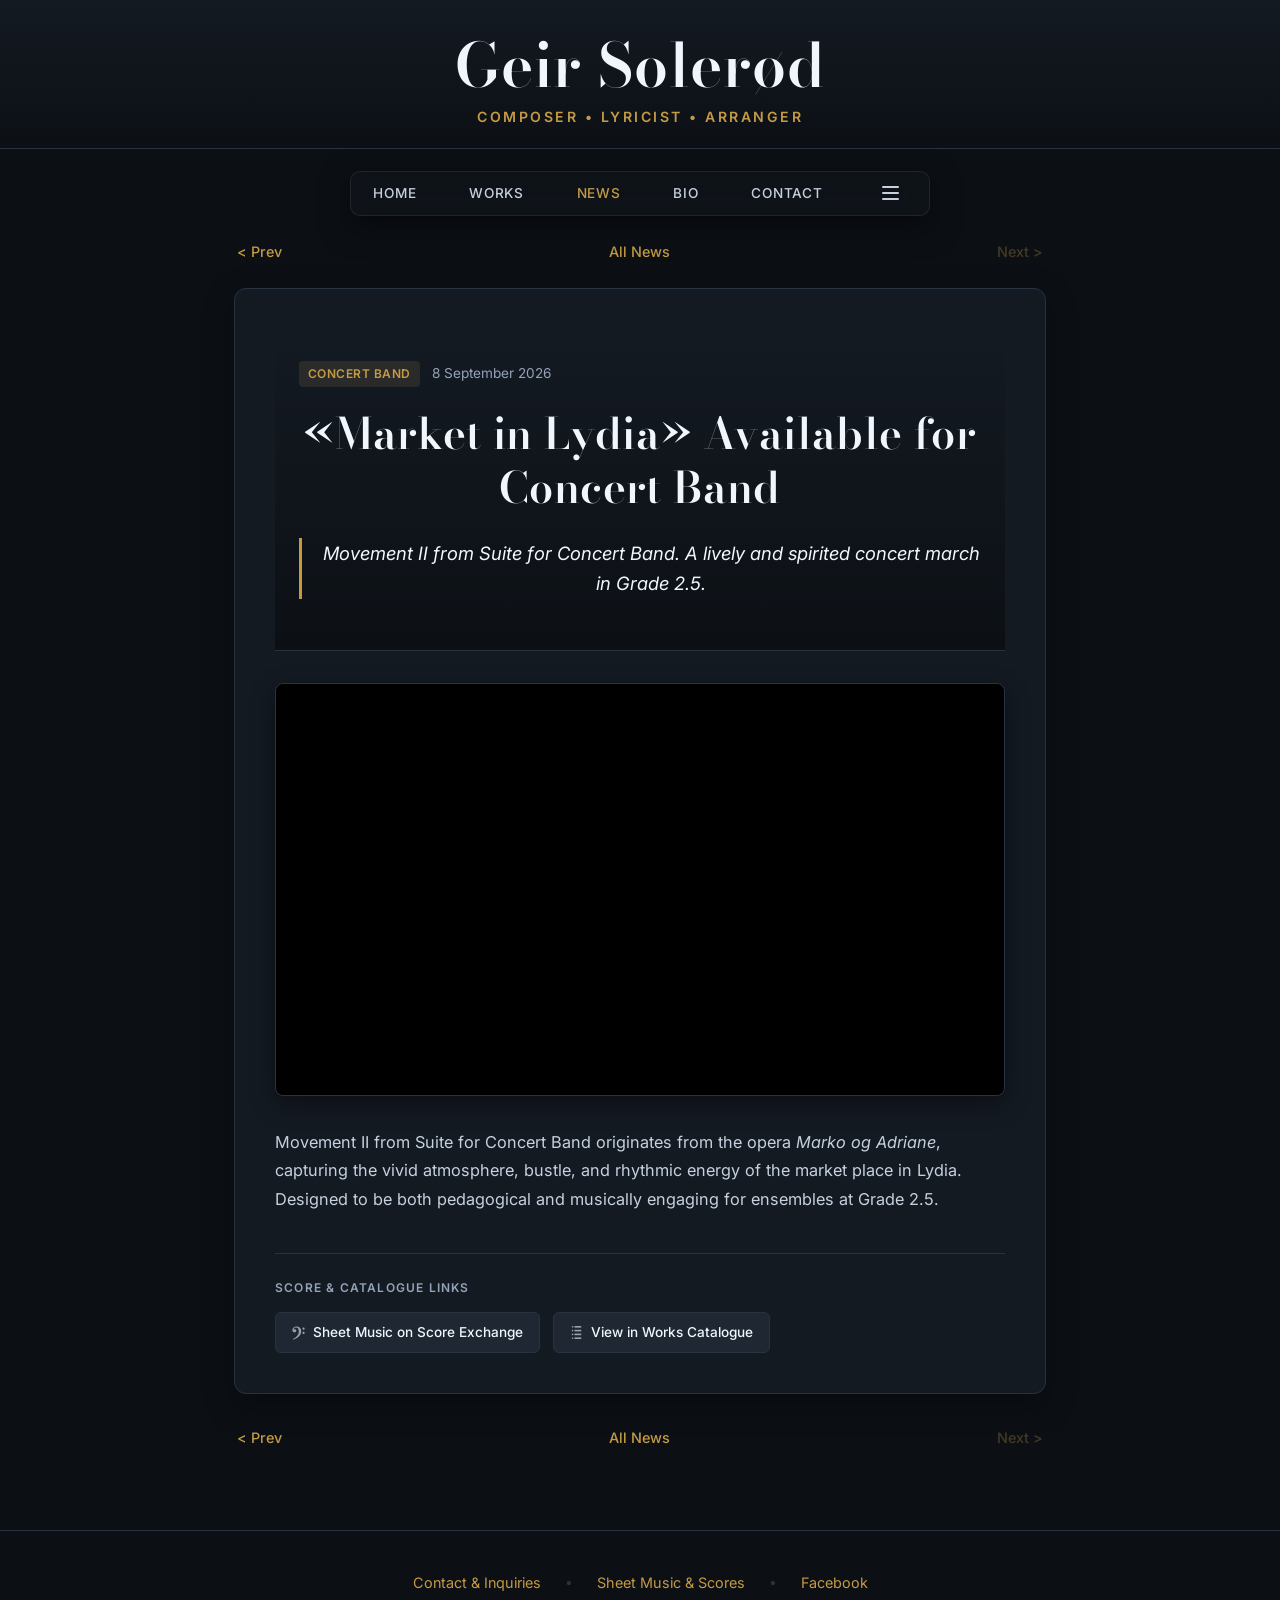
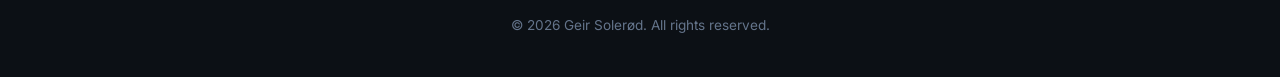
<file: news/2026/market-in-lydia.html>
<!DOCTYPE html>
<html lang="en">
<head>
    <meta charset="UTF-8">
    <meta name="viewport" content="width=device-width, initial-scale=1.0">
    <title>«Market in Lydia» Available for Concert Band | Geir Soler&oslash;d</title>
    <meta name="description" content="Movement II from Suite for Concert Band. A lively and spirited concert march in Grade 2.5.">
    <link rel="canonical" href="https://geirsolerod.no/news/2026/market-in-lydia.html">
    <link rel="icon" type="image/svg+xml" href="../../my-favicons/favicon.svg">

    <meta property="og:type" content="article">
    <meta property="og:title" content="«Market in Lydia» Available for Concert Band">
    <meta property="og:description" content="Movement II from Suite for Concert Band. A lively and spirited concert march in Grade 2.5.">
    <meta property="og:url" content="https://geirsolerod.no/news/2026/market-in-lydia.html">
    <meta property="og:image" content="https://geirsolerod.no/images/Market in Lydia_thumb.png">

    <meta name="twitter:card" content="summary_large_image">
    <meta name="twitter:title" content="«Market in Lydia» Available for Concert Band">
    <meta name="twitter:description" content="Movement II from Suite for Concert Band. A lively and spirited concert march in Grade 2.5.">
    <meta name="twitter:image" content="https://geirsolerod.no/images/Market in Lydia_thumb.png">

    <link rel="preconnect" href="https://fonts.googleapis.com">
    <link rel="preconnect" href="https://fonts.gstatic.com" crossorigin>
    <link href="https://fonts.googleapis.com/css2?family=Bodoni+Moda:ital,opsz,wght@0,6..96,500;0,6..96,600;0,6..96,700;1,6..96,400&family=Inter:wght@300;400;500;600&display=swap" rel="stylesheet">

    <link rel="stylesheet" href="../../css/main.css">

    <style>
        h1 {
            font-family: 'Bodoni Moda', serif;
            font-size: clamp(2.4rem, 5vw, 3.8rem);
            color: var(--text-bright);
            letter-spacing: 1px;
            margin-bottom: 0.4rem;
            font-weight: 600;
            line-height: 1.1;
        }

        .main-nav {
            position: -webkit-sticky;
            position: sticky;
            top: 1rem;
            z-index: 500;
            max-width: 580px;
            margin: 1.4rem auto 1rem;
            background: rgba(15, 20, 26, 0.88);
            backdrop-filter: blur(12px);
            -webkit-backdrop-filter: blur(12px);
            border: 1px solid rgba(255, 255, 255, 0.08);
            border-radius: 10px;
            padding: 0.55rem 1.4rem;
            box-shadow: 0 10px 30px rgba(0, 0, 0, 0.5);
        }

        .nav-container {
            display: flex;
            justify-content: space-between;
            align-items: center;
            width: 100%;
        }

        .nav-container a {
            color: var(--text);
            text-decoration: none;
            font-size: 0.85rem;
            font-weight: 500;
            letter-spacing: 0.8px;
            text-transform: uppercase;
            transition: color 0.2s;
        }

        .nav-container a:hover,
        .nav-container a.active-link {
            color: var(--accent);
        }

        .article-wrapper {
            max-width: 860px;
            margin: 1.5rem auto 5rem auto;
            padding: 0 1.5rem;
        }

        .news-nav-bar {
            display: flex;
            justify-content: space-between;
            align-items: center;
            margin-bottom: 1.5rem;
            padding: 0 0.2rem;
        }

        .news-nav-btn {
            color: var(--accent) !important;
            background: none !important;
            border: none !important;
            padding: 0 !important;
            text-decoration: none;
            font-size: 0.9rem;
            font-weight: 500;
            transition: color 0.2s ease;
        }

        .news-nav-btn:hover {
            color: var(--accent-hover) !important;
            text-decoration: underline;
        }

        .single-article-card {
            background: var(--card-bg);
            border: 1px solid var(--border);
            border-radius: 12px;
            padding: 2.5rem;
            box-shadow: 0 10px 30px rgba(0, 0, 0, 0.35);
        }

        .article-meta {
            display: flex;
            align-items: center;
            gap: 0.75rem;
            margin-bottom: 1.2rem;
        }

        .article-title {
            font-family: 'Bodoni Moda', serif;
            font-size: clamp(2rem, 3.8vw, 2.7rem);
            line-height: 1.25;
            color: var(--text-bright);
            letter-spacing: 0.4px;
            margin: 0 0 1.5rem 0;
            font-weight: 600;
        }

        .article-teaser {
            font-size: 1.15rem;
            line-height: 1.65;
            color: var(--text-bright);
            margin-bottom: 2rem;
            border-left: 3px solid var(--accent);
            padding-left: 1.2rem;
            font-style: italic;
        }

        .article-image-container {
            width: 100%;
            margin: 2rem 0;
            border-radius: 8px;
            overflow: hidden;
            border: 1px solid var(--border);
            box-shadow: 0 8px 24px rgba(0, 0, 0, 0.35);
        }

        .article-image {
            width: 100%;
            height: auto;
            max-height: 500px;
            object-fit: cover;
            display: block;
        }

        .article-video-container {
            position: relative;
            padding-bottom: 56.25%;
            height: 0;
            overflow: hidden;
            border-radius: 8px;
            margin: 2rem 0;
            background: #000;
            border: 1px solid var(--border);
            box-shadow: 0 8px 24px rgba(0,0,0,0.4);
        }

        .article-video-container iframe {
            position: absolute;
            top: 0; left: 0; width: 100%; height: 100%; border: 0;
        }

        .article-body {
            font-size: 1.02rem;
            line-height: 1.75;
            color: var(--text);
            margin: 2rem 0 0 0;
        }

        .article-body p {
            margin-bottom: 1.4rem;
        }
		
		.article-body p {
            margin-bottom: 1.4rem;
        }

        .article-body h2,
        .article-body h3 {
            font-family: 'Bodoni Moda', serif;
            color: var(--text-bright);
            margin: 2rem 0 1rem 0;
            line-height: 1.25;
        }

        .article-body ul {
            margin: 0.8rem 0 1.6rem 1.4rem;
            padding-left: 0.5rem;
            list-style-type: disc;
        }

        .article-body li {
            margin-bottom: 0.5rem;
            line-height: 1.6;
            color: var(--text);
        }

        .article-body li strong {
            color: var(--text-bright);
        }

        .article-body a.table-link {
            color: var(--accent);
            text-decoration: underline;
            text-underline-offset: 3px;
            transition: color 0.2s ease;
        }

        .article-body a.table-link:hover {
            color: var(--accent-hover);
        }

        .article-resources {
            margin-top: 2.5rem;
            padding-top: 1.5rem;
            border-top: 1px solid var(--border);
            background: transparent;
        }

        .article-body p {
            margin-bottom: 1.4rem;
        }

        .article-body h2,
        .article-body h3 {
            font-family: 'Bodoni Moda', serif;
            color: var(--text-bright);
            margin: 2rem 0 1rem 0;
            line-height: 1.25;
        }

        .article-body ul {
            margin: 0.8rem 0 1.6rem 1.4rem;
            padding-left: 0.5rem;
            list-style-type: disc;
        }

        .article-body li {
            margin-bottom: 0.5rem;
            line-height: 1.6;
            color: var(--text);
        }

        .article-body li strong {
            color: var(--text-bright);
        }

        .article-body a.table-link {
            color: var(--accent);
            text-decoration: underline;
            text-underline-offset: 3px;
            transition: color 0.2s ease;
        }

        .article-body a.table-link:hover {
            color: var(--accent-hover);
        }

        .resources-label {
            display: block;
            font-size: 0.75rem;
            text-transform: uppercase;
            letter-spacing: 1.2px;
            color: #94a3b8;
            font-weight: 600;
            margin-bottom: 0.9rem;
        }

        .article-links {
            display: flex;
            flex-wrap: wrap;
            gap: 0.8rem;
        }

        .article-btn {
            font-size: 0.85rem;
            padding: 0.5rem 1rem;
        }

        @media (max-width: 850px) {
            .main-nav {
                margin: 0 auto 0.6rem !important;
            }

            .article-wrapper {
                margin-top: 1rem !important;
            }
        }

        @media (max-width: 768px) {
            .main-nav {
                top: 0;
                max-width: 100% !important;
                border-radius: 0 !important;
                border-left: none !important;
                border-right: none !important;
                border-top: none !important;
                border-bottom: 1px solid var(--border) !important;
                padding: 0.65rem 1rem !important;
                margin: 0 0 0.5rem 0 !important;
            }

            .article-wrapper {
                padding: 0 1rem;
                margin-top: 1.2rem;
            }

            .single-article-card {
                padding: 1.5rem;
            }
        }
    </style>
</head>

<body>

    <header id="top">
        <h1>Geir Soler&oslash;d</h1>
        <div class="subtitle">Composer &bull; Lyricist &bull; Arranger</div>
    </header>

    <nav class="main-nav" id="main-nav">
        <div class="nav-container">
            <a href="../../index.html#top">Home</a>
            <a href="../../index.html#works">Works</a>
            <a href="../../news.html" class="active-link">News</a>
            <a href="../../index.html#biography">Bio</a>
            <a href="../../index.html#contact">Contact</a>

            <div class="menu-dropdown-wrapper">
                <button id="menu-btn" class="menu-btn" aria-label="Toggle navigation menu" aria-expanded="false">
                    <span class="bar"></span>
                    <span class="bar"></span>
                    <span class="bar"></span>
                </button>

                <div id="dropdown-menu" class="dropdown-menu">
                    <div class="dropdown-header">Pages</div>
                    <a href="../../index.html" class="dropdown-item">
                        <img src="../../svg/home-svgrepo-com.svg" alt="Home" class="table-icon icon-home">
                        <span>Home</span>
                    </a>
                    <a href="../../news.html" class="dropdown-item active-page">
                        <img src="../../svg/chat-bubble-sign-svgrepo-com.svg" alt="News" class="table-icon icon-news">
                        <span>News &amp; Updates</span>
                    </a>
                    <a href="../../catalogue.html" class="dropdown-item">
                        <img src="../../svg/bulleted-list-catalogue-svgrepo-com.svg" alt="Catalogue" class="table-icon icon-cat">
                        <span>Complete Catalogue</span>
                    </a>

                    <div class="dropdown-divider"></div>
                    <div class="dropdown-header">Sections on Home</div>
                    <a href="../../index.html#about" class="dropdown-item">About</a>
                    <a href="../../index.html#news" class="dropdown-item">Latest News</a>
                    <a href="../../index.html#works" class="dropdown-item">Selected Works</a>

                    <div class="dropdown-sub-items">
                        <a href="../../index.html#work-concert-band" class="dropdown-item dropdown-sub-item">Concert Band</a>
                        <a href="../../index.html#work-symphony-1" class="dropdown-item dropdown-sub-item">Orchestra</a>
                        <a href="../../index.html#work-marko-adriane" class="dropdown-item dropdown-sub-item">Stage Music</a>
                        <a href="../../index.html#work-choral-vocal" class="dropdown-item dropdown-sub-item">Choral Music</a>
                        <a href="../../index.html#work-literary-writing" class="dropdown-item dropdown-sub-item">Lyrics &amp; Texts</a>
                    </div>

                    <a href="../../index.html#biography" class="dropdown-item">Biography &amp; CV</a>
                    <a href="../../index.html#contact" class="dropdown-item">Contact</a>
                </div>
            </div>
        </div>
    </nav>

    <main class="article-wrapper">
        
    <nav class="news-nav-bar" aria-label="News navigation">
        <a href="/news/2026/velsigne-dette-land.html" class="news-nav-btn news-nav-prev" title="«Velsigne dette land»">&lt; Prev</a>
        <a href="../../news.html" class="news-nav-btn">All News</a>
        <span class="news-nav-btn disabled" style="opacity: 0.3; cursor: default;">Next &gt;</span>
    </nav>

        <article class="single-article-card">
            <header>
                <div class="article-meta">
                    <span class="news-tag">Concert Band</span>
                    <span class="news-date">8 September 2026</span>
                </div>
                <h1 class="article-title">«Market in Lydia» Available for Concert Band</h1>
                <div class="article-teaser">Movement II from Suite for Concert Band. A lively and spirited concert march in Grade 2.5.</div>
            </header>

            
            
        <div class="article-video-container">
            <iframe
                src="https://www.youtube.com/embed/XBfpxgsNHYQ"
                title="«Market in Lydia» Available for Concert Band"
                allow="accelerometer; autoplay; clipboard-write; encrypted-media; gyroscope; picture-in-picture"
                allowfullscreen>
            </iframe>
        </div>
    

            <div class="article-body">
                <p>Movement II from Suite for Concert Band originates from the opera <em>Marko og Adriane</em>, capturing the vivid atmosphere, bustle, and rhythmic energy of the market place in Lydia. Designed to be both pedagogical and musically engaging for ensembles at Grade 2.5.</p>
            </div>

            
        <div class="article-resources">
            <span class="resources-label">Score & Catalogue Links</span>
            <div class="article-links">
                
                        <a href="https://www.scoreexchange.com/profiles/geir-solerod" class="btn btn-secondary article-btn" target="_blank" rel="noopener" style="display: inline-flex; align-items: center; gap: 0.5rem;">
                            <img src="../../svg/C-clef.svg" alt="" class="table-icon icon-score">
                            <span>Sheet Music on Score Exchange</span>
                        </a>
                    
                        <a href="https://geirsolerod.no/catalogue#cat-band" class="btn btn-secondary article-btn" target="_blank" rel="noopener" style="display: inline-flex; align-items: center; gap: 0.5rem;">
                            <img src="../../svg/bulleted-list-catalogue-svgrepo-com.svg" alt="" class="table-icon icon-cat">
                            <span>View in Works Catalogue</span>
                        </a>
                    
            </div>
        </div>
    
        </article>

        <div style="margin-top: 2rem;">
            
    <nav class="news-nav-bar" aria-label="News navigation">
        <a href="/news/2026/velsigne-dette-land.html" class="news-nav-btn news-nav-prev" title="«Velsigne dette land»">&lt; Prev</a>
        <a href="../../news.html" class="news-nav-btn">All News</a>
        <span class="news-nav-btn disabled" style="opacity: 0.3; cursor: default;">Next &gt;</span>
    </nav>
        </div>
    </main>

    <footer id="footer">
        <div style="margin-bottom: 1.25rem; display: flex; justify-content: center; gap: 1.5rem; flex-wrap: wrap;">
            <a href="../../index.html#contact" style="color: var(--accent); text-decoration: none; font-size: 0.9rem;">Contact &amp; Inquiries</a>
            <span style="color: var(--border);">&bull;</span>
            <a href="https://www.scoreexchange.com/profiles/geir-solerod" target="_blank" rel="noopener" style="color: var(--accent); text-decoration: none; font-size: 0.9rem;">Sheet Music &amp; Scores</a>
            <span style="color: var(--border);">&bull;</span>
            <a href="https://www.facebook.com/gsun.music" target="_blank" rel="noopener" style="color: var(--accent); text-decoration: none; font-size: 0.9rem;">Facebook</a>
        </div>
        <p>&copy; 2026 Geir Soler&oslash;d. All rights reserved.</p>
    </footer>

    <a href="#top" id="floating-top-btn" class="floating-top-btn" title="Scroll to top">
        <span>&uarr; Top</span>
    </a>

    <script src="../../js/jsmain.js"></script>
</body>
</html>
</file>
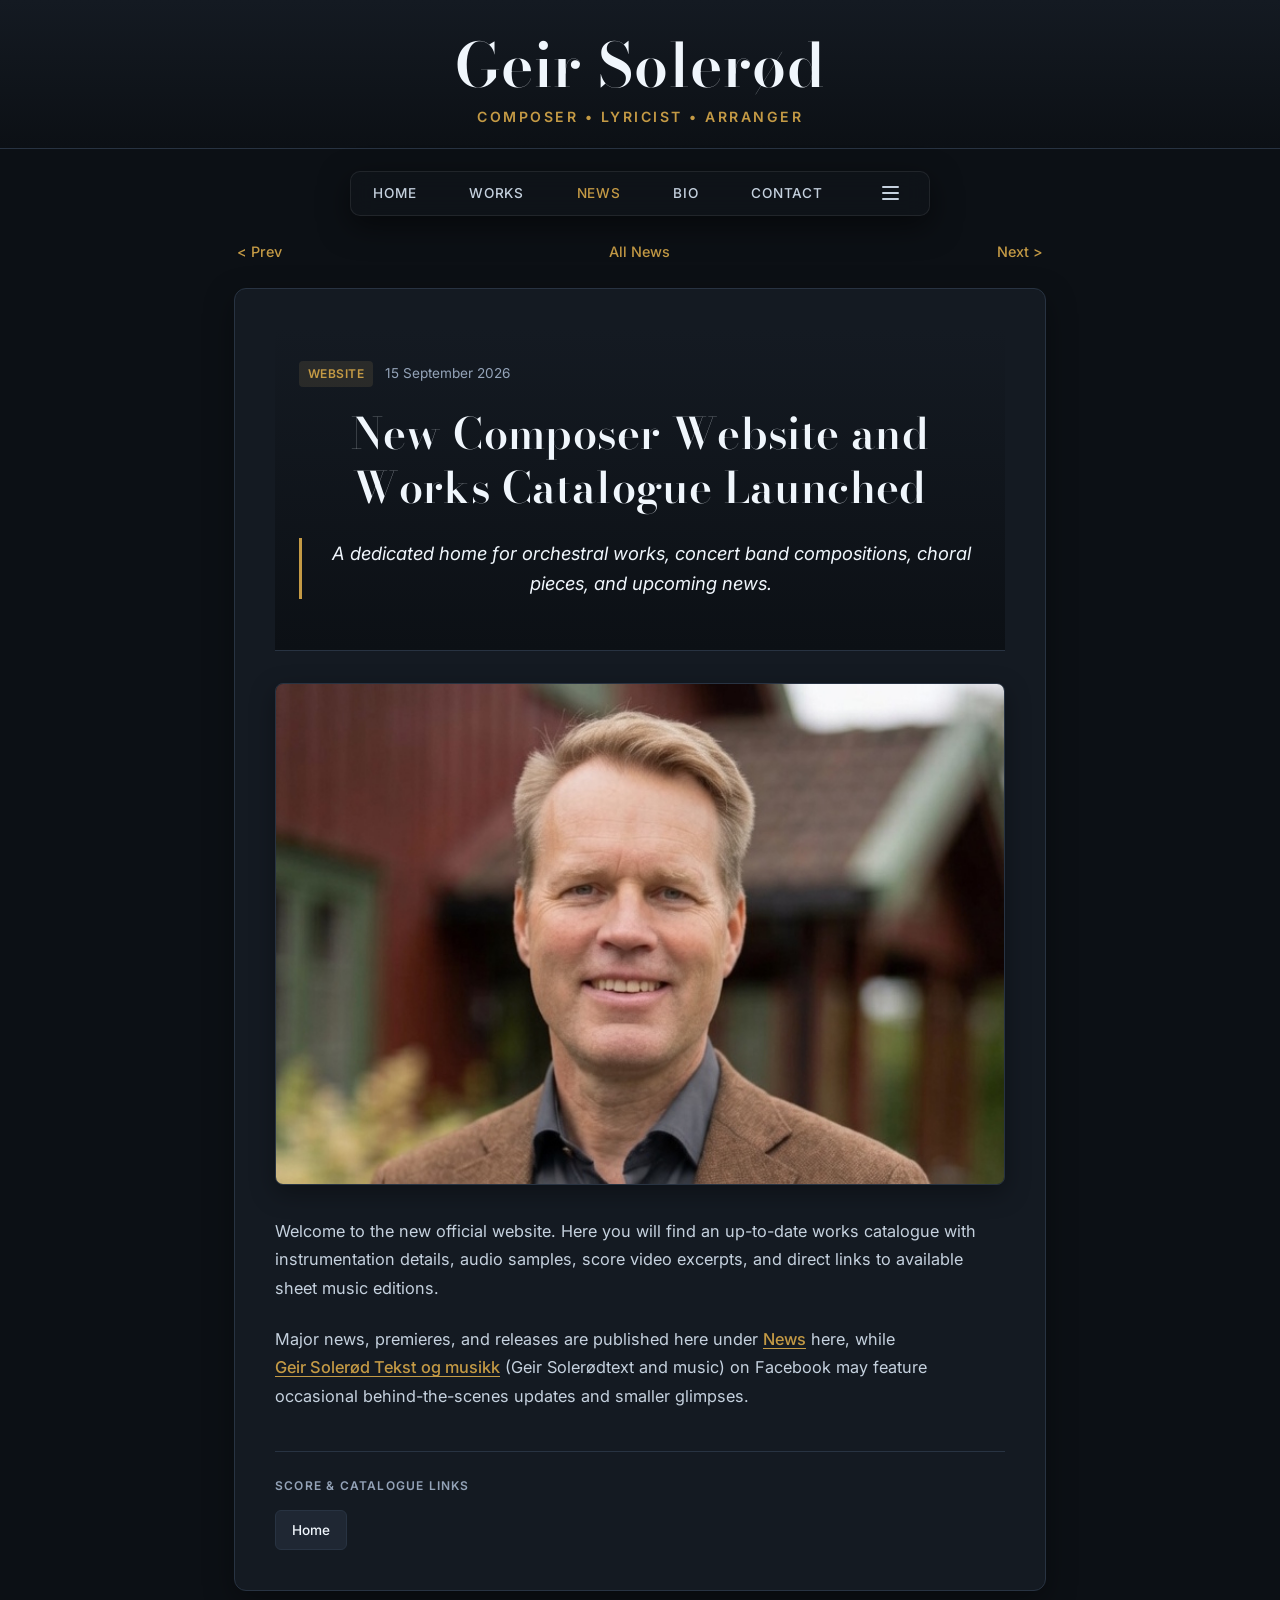
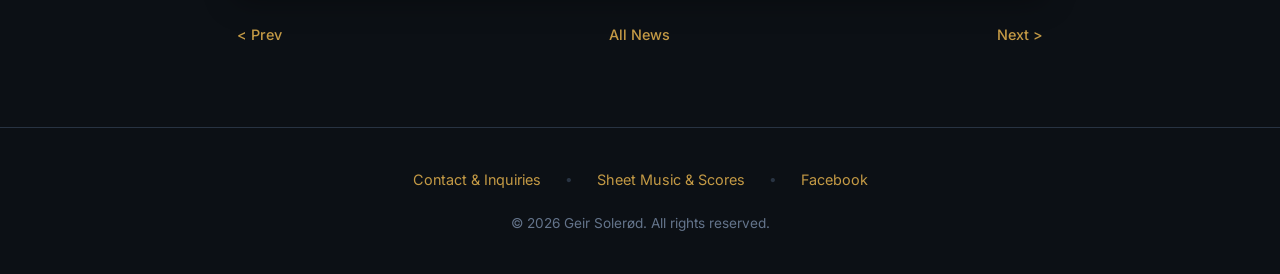
<file: news/2026/new-composer-website-launched.html>
<!DOCTYPE html>
<html lang="en">
<head>
    <meta charset="UTF-8">
    <meta name="viewport" content="width=device-width, initial-scale=1.0">
    <title>New Composer Website and Works Catalogue Launched | Geir Soler&oslash;d</title>
    <meta name="description" content="A dedicated home for orchestral works, concert band compositions, choral pieces, and upcoming news.">
    <link rel="canonical" href="https://geirsolerod.no/news/2026/new-composer-website-launched.html">
    <link rel="icon" type="image/svg+xml" href="../../my-favicons/favicon.svg">

    <meta property="og:type" content="article">
    <meta property="og:title" content="New Composer Website and Works Catalogue Launched">
    <meta property="og:description" content="A dedicated home for orchestral works, concert band compositions, choral pieces, and upcoming news.">
    <meta property="og:url" content="https://geirsolerod.no/news/2026/new-composer-website-launched.html">
    <meta property="og:image" content="https://geirsolerod.no/images/Geir Solerød profilbilde 1_1.jpg">

    <meta name="twitter:card" content="summary_large_image">
    <meta name="twitter:title" content="New Composer Website and Works Catalogue Launched">
    <meta name="twitter:description" content="A dedicated home for orchestral works, concert band compositions, choral pieces, and upcoming news.">
    <meta name="twitter:image" content="https://geirsolerod.no/images/Geir Solerød profilbilde 1_1.jpg">

    <link rel="preconnect" href="https://fonts.googleapis.com">
    <link rel="preconnect" href="https://fonts.gstatic.com" crossorigin>
    <link href="https://fonts.googleapis.com/css2?family=Bodoni+Moda:ital,opsz,wght@0,6..96,500;0,6..96,600;0,6..96,700;1,6..96,400&family=Inter:wght@300;400;500;600&display=swap" rel="stylesheet">

    <link rel="stylesheet" href="../../css/main.css">

    <style>
        h1 {
            font-family: 'Bodoni Moda', serif;
            font-size: clamp(2.4rem, 5vw, 3.8rem);
            color: var(--text-bright);
            letter-spacing: 1px;
            margin-bottom: 0.4rem;
            font-weight: 600;
            line-height: 1.1;
        }

        .main-nav {
            position: -webkit-sticky;
            position: sticky;
            top: 1rem;
            z-index: 500;
            max-width: 580px;
            margin: 1.4rem auto 1rem;
            background: rgba(15, 20, 26, 0.88);
            backdrop-filter: blur(12px);
            -webkit-backdrop-filter: blur(12px);
            border: 1px solid rgba(255, 255, 255, 0.08);
            border-radius: 10px;
            padding: 0.55rem 1.4rem;
            box-shadow: 0 10px 30px rgba(0, 0, 0, 0.5);
        }

        .nav-container {
            display: flex;
            justify-content: space-between;
            align-items: center;
            width: 100%;
        }

        .nav-container a {
            color: var(--text);
            text-decoration: none;
            font-size: 0.85rem;
            font-weight: 500;
            letter-spacing: 0.8px;
            text-transform: uppercase;
            transition: color 0.2s;
        }

        .nav-container a:hover,
        .nav-container a.active-link {
            color: var(--accent);
        }

        .article-wrapper {
            max-width: 860px;
            margin: 1.5rem auto 5rem auto;
            padding: 0 1.5rem;
        }

        .news-nav-bar {
            display: flex;
            justify-content: space-between;
            align-items: center;
            margin-bottom: 1.5rem;
            padding: 0 0.2rem;
        }

        .news-nav-btn {
            color: var(--accent) !important;
            background: none !important;
            border: none !important;
            padding: 0 !important;
            text-decoration: none;
            font-size: 0.9rem;
            font-weight: 500;
            transition: color 0.2s ease;
        }

        .news-nav-btn:hover {
            color: var(--accent-hover) !important;
            text-decoration: underline;
        }

        .single-article-card {
            background: var(--card-bg);
            border: 1px solid var(--border);
            border-radius: 12px;
            padding: 2.5rem;
            box-shadow: 0 10px 30px rgba(0, 0, 0, 0.35);
        }

        .article-meta {
            display: flex;
            align-items: center;
            gap: 0.75rem;
            margin-bottom: 1.2rem;
        }

        .article-title {
            font-family: 'Bodoni Moda', serif;
            font-size: clamp(2rem, 3.8vw, 2.7rem);
            line-height: 1.25;
            color: var(--text-bright);
            letter-spacing: 0.4px;
            margin: 0 0 1.5rem 0;
            font-weight: 600;
        }

        .article-teaser {
            font-size: 1.15rem;
            line-height: 1.65;
            color: var(--text-bright);
            margin-bottom: 2rem;
            border-left: 3px solid var(--accent);
            padding-left: 1.2rem;
            font-style: italic;
        }

        .article-image-container {
            width: 100%;
            margin: 2rem 0;
            border-radius: 8px;
            overflow: hidden;
            border: 1px solid var(--border);
            box-shadow: 0 8px 24px rgba(0, 0, 0, 0.35);
        }

        .article-image {
            width: 100%;
            height: auto;
            max-height: 500px;
            object-fit: cover;
            display: block;
        }

        .article-video-container {
            position: relative;
            padding-bottom: 56.25%;
            height: 0;
            overflow: hidden;
            border-radius: 8px;
            margin: 2rem 0;
            background: #000;
            border: 1px solid var(--border);
            box-shadow: 0 8px 24px rgba(0,0,0,0.4);
        }

        .article-video-container iframe {
            position: absolute;
            top: 0; left: 0; width: 100%; height: 100%; border: 0;
        }

        .article-body {
            font-size: 1.02rem;
            line-height: 1.75;
            color: var(--text);
            margin: 2rem 0 0 0;
        }

        .article-body p {
            margin-bottom: 1.4rem;
        }
		
		.article-body p {
            margin-bottom: 1.4rem;
        }

        .article-body h2,
        .article-body h3 {
            font-family: 'Bodoni Moda', serif;
            color: var(--text-bright);
            margin: 2rem 0 1rem 0;
            line-height: 1.25;
        }

        .article-body ul {
            margin: 0.8rem 0 1.6rem 1.4rem;
            padding-left: 0.5rem;
            list-style-type: disc;
        }

        .article-body li {
            margin-bottom: 0.5rem;
            line-height: 1.6;
            color: var(--text);
        }

        .article-body li strong {
            color: var(--text-bright);
        }

        .article-body a.table-link {
            color: var(--accent);
            text-decoration: underline;
            text-underline-offset: 3px;
            transition: color 0.2s ease;
        }

        .article-body a.table-link:hover {
            color: var(--accent-hover);
        }

        .article-resources {
            margin-top: 2.5rem;
            padding-top: 1.5rem;
            border-top: 1px solid var(--border);
            background: transparent;
        }

        .article-body p {
            margin-bottom: 1.4rem;
        }

        .article-body h2,
        .article-body h3 {
            font-family: 'Bodoni Moda', serif;
            color: var(--text-bright);
            margin: 2rem 0 1rem 0;
            line-height: 1.25;
        }

        .article-body ul {
            margin: 0.8rem 0 1.6rem 1.4rem;
            padding-left: 0.5rem;
            list-style-type: disc;
        }

        .article-body li {
            margin-bottom: 0.5rem;
            line-height: 1.6;
            color: var(--text);
        }

        .article-body li strong {
            color: var(--text-bright);
        }

        .article-body a.table-link {
            color: var(--accent);
            text-decoration: underline;
            text-underline-offset: 3px;
            transition: color 0.2s ease;
        }

        .article-body a.table-link:hover {
            color: var(--accent-hover);
        }

        .resources-label {
            display: block;
            font-size: 0.75rem;
            text-transform: uppercase;
            letter-spacing: 1.2px;
            color: #94a3b8;
            font-weight: 600;
            margin-bottom: 0.9rem;
        }

        .article-links {
            display: flex;
            flex-wrap: wrap;
            gap: 0.8rem;
        }

        .article-btn {
            font-size: 0.85rem;
            padding: 0.5rem 1rem;
        }

        @media (max-width: 850px) {
            .main-nav {
                margin: 0 auto 0.6rem !important;
            }

            .article-wrapper {
                margin-top: 1rem !important;
            }
        }

        @media (max-width: 768px) {
            .main-nav {
                top: 0;
                max-width: 100% !important;
                border-radius: 0 !important;
                border-left: none !important;
                border-right: none !important;
                border-top: none !important;
                border-bottom: 1px solid var(--border) !important;
                padding: 0.65rem 1rem !important;
                margin: 0 0 0.5rem 0 !important;
            }

            .article-wrapper {
                padding: 0 1rem;
                margin-top: 1.2rem;
            }

            .single-article-card {
                padding: 1.5rem;
            }
        }
    </style>
</head>

<body>

    <header id="top">
        <h1>Geir Soler&oslash;d</h1>
        <div class="subtitle">Composer &bull; Lyricist &bull; Arranger</div>
    </header>

    <nav class="main-nav" id="main-nav">
        <div class="nav-container">
            <a href="../../index.html#top">Home</a>
            <a href="../../index.html#works">Works</a>
            <a href="../../news.html" class="active-link">News</a>
            <a href="../../index.html#biography">Bio</a>
            <a href="../../index.html#contact">Contact</a>

            <div class="menu-dropdown-wrapper">
                <button id="menu-btn" class="menu-btn" aria-label="Toggle navigation menu" aria-expanded="false">
                    <span class="bar"></span>
                    <span class="bar"></span>
                    <span class="bar"></span>
                </button>

                <div id="dropdown-menu" class="dropdown-menu">
                    <div class="dropdown-header">Pages</div>
                    <a href="../../index.html" class="dropdown-item">
                        <img src="../../svg/home-svgrepo-com.svg" alt="Home" class="table-icon icon-home">
                        <span>Home</span>
                    </a>
                    <a href="../../news.html" class="dropdown-item active-page">
                        <img src="../../svg/chat-bubble-sign-svgrepo-com.svg" alt="News" class="table-icon icon-news">
                        <span>News &amp; Updates</span>
                    </a>
                    <a href="../../catalogue.html" class="dropdown-item">
                        <img src="../../svg/bulleted-list-catalogue-svgrepo-com.svg" alt="Catalogue" class="table-icon icon-cat">
                        <span>Complete Catalogue</span>
                    </a>

                    <div class="dropdown-divider"></div>
                    <div class="dropdown-header">Sections on Home</div>
                    <a href="../../index.html#about" class="dropdown-item">About</a>
                    <a href="../../index.html#news" class="dropdown-item">Latest News</a>
                    <a href="../../index.html#works" class="dropdown-item">Selected Works</a>

                    <div class="dropdown-sub-items">
                        <a href="../../index.html#work-concert-band" class="dropdown-item dropdown-sub-item">Concert Band</a>
                        <a href="../../index.html#work-symphony-1" class="dropdown-item dropdown-sub-item">Orchestra</a>
                        <a href="../../index.html#work-marko-adriane" class="dropdown-item dropdown-sub-item">Stage Music</a>
                        <a href="../../index.html#work-choral-vocal" class="dropdown-item dropdown-sub-item">Choral Music</a>
                        <a href="../../index.html#work-literary-writing" class="dropdown-item dropdown-sub-item">Lyrics &amp; Texts</a>
                    </div>

                    <a href="../../index.html#biography" class="dropdown-item">Biography &amp; CV</a>
                    <a href="../../index.html#contact" class="dropdown-item">Contact</a>
                </div>
            </div>
        </div>
    </nav>

    <main class="article-wrapper">
        
    <nav class="news-nav-bar" aria-label="News navigation">
        <a href="/news/2026/sheet-music-available-on-score-exchange.html" class="news-nav-btn news-nav-prev" title="Sheet Music Available on Score Exchange">&lt; Prev</a>
        <a href="../../news.html" class="news-nav-btn">All News</a>
        <a href="/news/2026/velsigne-dette-land.html" class="news-nav-btn news-nav-next" title="«Velsigne dette land»">Next &gt;</a>
    </nav>

        <article class="single-article-card">
            <header>
                <div class="article-meta">
                    <span class="news-tag">Website</span>
                    <span class="news-date">15 September 2026</span>
                </div>
                <h1 class="article-title">New Composer Website and Works Catalogue Launched</h1>
                <div class="article-teaser">A dedicated home for orchestral works, concert band compositions, choral pieces, and upcoming news.</div>
            </header>

            
                <div class="article-image-container">
                    <img src="/images/Geir Solerød profilbilde 1_1.jpg" alt="New Composer Website and Works Catalogue Launched" class="article-image">
                </div>
            
            

            <div class="article-body">
                <p>Welcome to the new official website. Here you will find an up-to-date works catalogue with instrumentation details, audio samples, score video excerpts, and direct links to available sheet music editions.</p>
<p>Major news, premieres, and releases are published here under <a href="https://geirsolerod.no/news" class="table-link" target="<em>blank" rel="noopener">News</a> here, while <a href="https://www.facebook.com/gsun.music" class="table-link" target="</em>blank" rel="noopener">Geir Solerød Tekst og musikk</a> (Geir Solerødtext and music) on Facebook may feature occasional behind-the-scenes updates and smaller glimpses.</p>
            </div>

            
        <div class="article-resources">
            <span class="resources-label">Score & Catalogue Links</span>
            <div class="article-links">
                
                        <a href="https://geirsolerod.no/" class="btn btn-secondary article-btn" target="_blank" rel="noopener" style="display: inline-flex; align-items: center; gap: 0.5rem;">
                            
                            <span>Home</span>
                        </a>
                    
            </div>
        </div>
    
        </article>

        <div style="margin-top: 2rem;">
            
    <nav class="news-nav-bar" aria-label="News navigation">
        <a href="/news/2026/sheet-music-available-on-score-exchange.html" class="news-nav-btn news-nav-prev" title="Sheet Music Available on Score Exchange">&lt; Prev</a>
        <a href="../../news.html" class="news-nav-btn">All News</a>
        <a href="/news/2026/velsigne-dette-land.html" class="news-nav-btn news-nav-next" title="«Velsigne dette land»">Next &gt;</a>
    </nav>
        </div>
    </main>

    <footer id="footer">
        <div style="margin-bottom: 1.25rem; display: flex; justify-content: center; gap: 1.5rem; flex-wrap: wrap;">
            <a href="../../index.html#contact" style="color: var(--accent); text-decoration: none; font-size: 0.9rem;">Contact &amp; Inquiries</a>
            <span style="color: var(--border);">&bull;</span>
            <a href="https://www.scoreexchange.com/profiles/geir-solerod" target="_blank" rel="noopener" style="color: var(--accent); text-decoration: none; font-size: 0.9rem;">Sheet Music &amp; Scores</a>
            <span style="color: var(--border);">&bull;</span>
            <a href="https://www.facebook.com/gsun.music" target="_blank" rel="noopener" style="color: var(--accent); text-decoration: none; font-size: 0.9rem;">Facebook</a>
        </div>
        <p>&copy; 2026 Geir Soler&oslash;d. All rights reserved.</p>
    </footer>

    <a href="#top" id="floating-top-btn" class="floating-top-btn" title="Scroll to top">
        <span>&uarr; Top</span>
    </a>

    <script src="../../js/jsmain.js"></script>
</body>
</html>
</file>
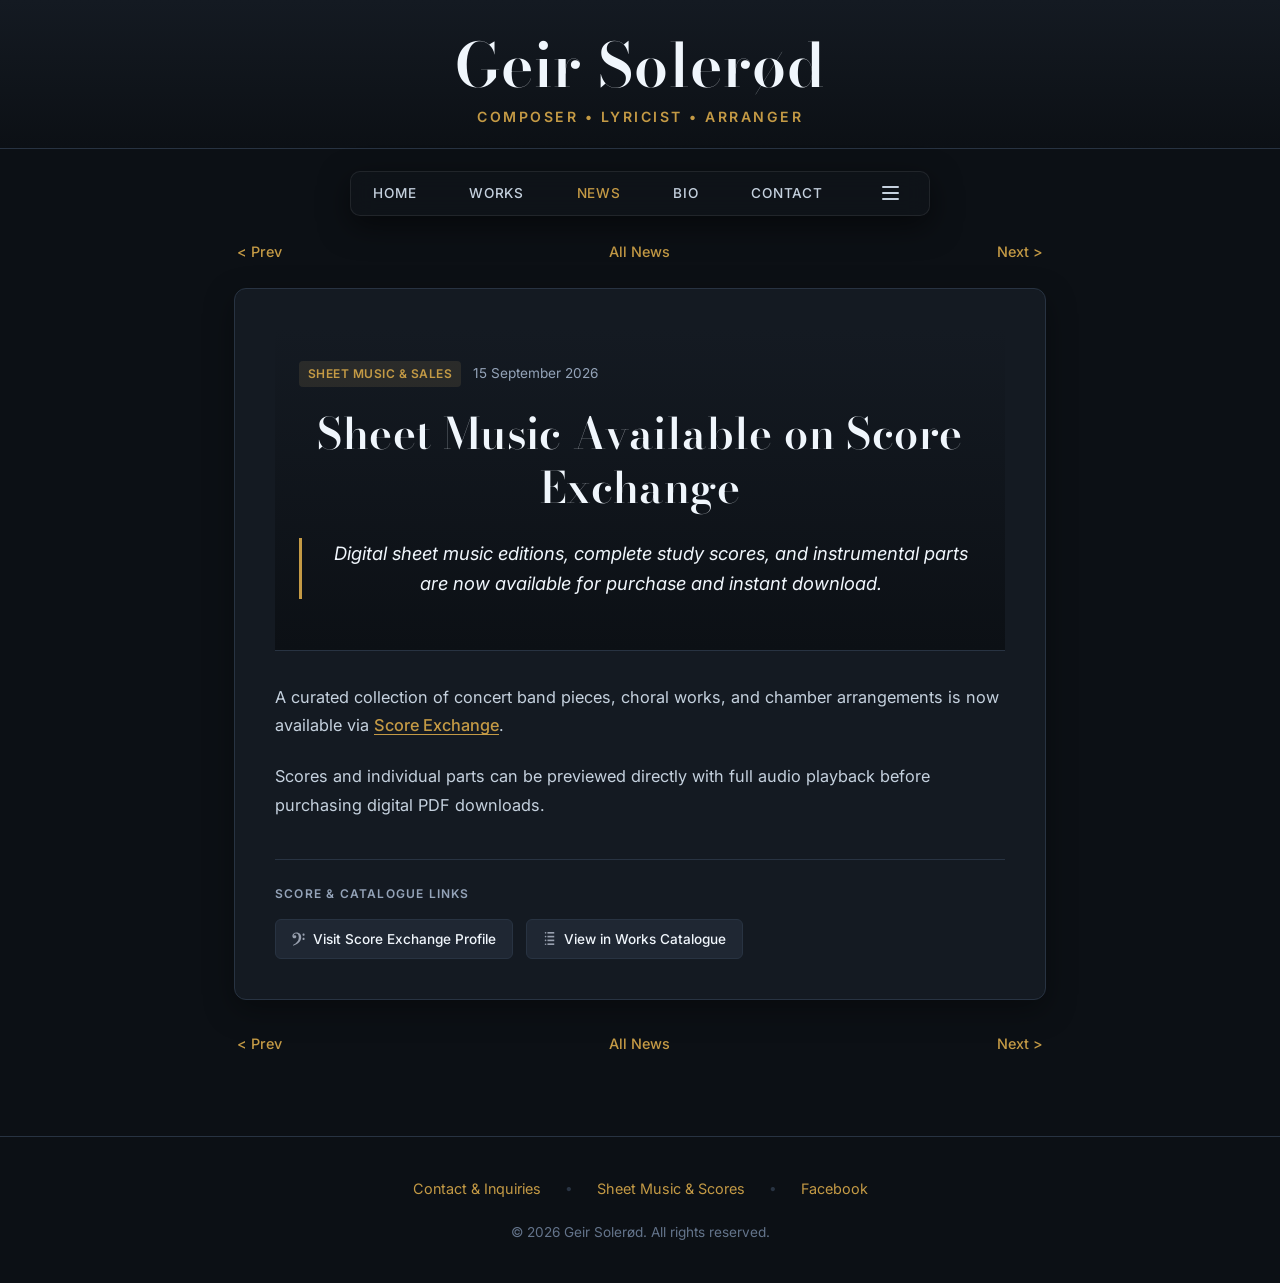
<file: news/2026/sheet-music-available-on-score-exchange.html>
<!DOCTYPE html>
<html lang="en">
<head>
    <meta charset="UTF-8">
    <meta name="viewport" content="width=device-width, initial-scale=1.0">
    <title>Sheet Music Available on Score Exchange | Geir Soler&oslash;d</title>
    <meta name="description" content="Digital sheet music editions, complete study scores, and instrumental parts are now available for purchase and instant download.">
    <link rel="canonical" href="https://geirsolerod.no/news/2026/sheet-music-available-on-score-exchange.html">
    <link rel="icon" type="image/svg+xml" href="../../my-favicons/favicon.svg">

    <meta property="og:type" content="article">
    <meta property="og:title" content="Sheet Music Available on Score Exchange">
    <meta property="og:description" content="Digital sheet music editions, complete study scores, and instrumental parts are now available for purchase and instant download.">
    <meta property="og:url" content="https://geirsolerod.no/news/2026/sheet-music-available-on-score-exchange.html">
    <meta property="og:image" content="https://geirsolerod.no/images/Score Exchange_thumb.png">

    <meta name="twitter:card" content="summary_large_image">
    <meta name="twitter:title" content="Sheet Music Available on Score Exchange">
    <meta name="twitter:description" content="Digital sheet music editions, complete study scores, and instrumental parts are now available for purchase and instant download.">
    <meta name="twitter:image" content="https://geirsolerod.no/images/Score Exchange_thumb.png">

    <link rel="preconnect" href="https://fonts.googleapis.com">
    <link rel="preconnect" href="https://fonts.gstatic.com" crossorigin>
    <link href="https://fonts.googleapis.com/css2?family=Bodoni+Moda:ital,opsz,wght@0,6..96,500;0,6..96,600;0,6..96,700;1,6..96,400&family=Inter:wght@300;400;500;600&display=swap" rel="stylesheet">

    <link rel="stylesheet" href="../../css/main.css">

    <style>
        h1 {
            font-family: 'Bodoni Moda', serif;
            font-size: clamp(2.4rem, 5vw, 3.8rem);
            color: var(--text-bright);
            letter-spacing: 1px;
            margin-bottom: 0.4rem;
            font-weight: 600;
            line-height: 1.1;
        }

        .main-nav {
            position: -webkit-sticky;
            position: sticky;
            top: 1rem;
            z-index: 500;
            max-width: 580px;
            margin: 1.4rem auto 1rem;
            background: rgba(15, 20, 26, 0.88);
            backdrop-filter: blur(12px);
            -webkit-backdrop-filter: blur(12px);
            border: 1px solid rgba(255, 255, 255, 0.08);
            border-radius: 10px;
            padding: 0.55rem 1.4rem;
            box-shadow: 0 10px 30px rgba(0, 0, 0, 0.5);
        }

        .nav-container {
            display: flex;
            justify-content: space-between;
            align-items: center;
            width: 100%;
        }

        .nav-container a {
            color: var(--text);
            text-decoration: none;
            font-size: 0.85rem;
            font-weight: 500;
            letter-spacing: 0.8px;
            text-transform: uppercase;
            transition: color 0.2s;
        }

        .nav-container a:hover,
        .nav-container a.active-link {
            color: var(--accent);
        }

        .article-wrapper {
            max-width: 860px;
            margin: 1.5rem auto 5rem auto;
            padding: 0 1.5rem;
        }

        .news-nav-bar {
            display: flex;
            justify-content: space-between;
            align-items: center;
            margin-bottom: 1.5rem;
            padding: 0 0.2rem;
        }

        .news-nav-btn {
            color: var(--accent) !important;
            background: none !important;
            border: none !important;
            padding: 0 !important;
            text-decoration: none;
            font-size: 0.9rem;
            font-weight: 500;
            transition: color 0.2s ease;
        }

        .news-nav-btn:hover {
            color: var(--accent-hover) !important;
            text-decoration: underline;
        }

        .single-article-card {
            background: var(--card-bg);
            border: 1px solid var(--border);
            border-radius: 12px;
            padding: 2.5rem;
            box-shadow: 0 10px 30px rgba(0, 0, 0, 0.35);
        }

        .article-meta {
            display: flex;
            align-items: center;
            gap: 0.75rem;
            margin-bottom: 1.2rem;
        }

        .article-title {
            font-family: 'Bodoni Moda', serif;
            font-size: clamp(2rem, 3.8vw, 2.7rem);
            line-height: 1.25;
            color: var(--text-bright);
            letter-spacing: 0.4px;
            margin: 0 0 1.5rem 0;
            font-weight: 600;
        }

        .article-teaser {
            font-size: 1.15rem;
            line-height: 1.65;
            color: var(--text-bright);
            margin-bottom: 2rem;
            border-left: 3px solid var(--accent);
            padding-left: 1.2rem;
            font-style: italic;
        }

        .article-image-container {
            width: 100%;
            margin: 2rem 0;
            border-radius: 8px;
            overflow: hidden;
            border: 1px solid var(--border);
            box-shadow: 0 8px 24px rgba(0, 0, 0, 0.35);
        }

        .article-image {
            width: 100%;
            height: auto;
            max-height: 500px;
            object-fit: cover;
            display: block;
        }

        .article-video-container {
            position: relative;
            padding-bottom: 56.25%;
            height: 0;
            overflow: hidden;
            border-radius: 8px;
            margin: 2rem 0;
            background: #000;
            border: 1px solid var(--border);
            box-shadow: 0 8px 24px rgba(0,0,0,0.4);
        }

        .article-video-container iframe {
            position: absolute;
            top: 0; left: 0; width: 100%; height: 100%; border: 0;
        }

        .article-body {
            font-size: 1.02rem;
            line-height: 1.75;
            color: var(--text);
            margin: 2rem 0 0 0;
        }

        .article-body p {
            margin-bottom: 1.4rem;
        }
		
		.article-body p {
            margin-bottom: 1.4rem;
        }

        .article-body h2,
        .article-body h3 {
            font-family: 'Bodoni Moda', serif;
            color: var(--text-bright);
            margin: 2rem 0 1rem 0;
            line-height: 1.25;
        }

        .article-body ul {
            margin: 0.8rem 0 1.6rem 1.4rem;
            padding-left: 0.5rem;
            list-style-type: disc;
        }

        .article-body li {
            margin-bottom: 0.5rem;
            line-height: 1.6;
            color: var(--text);
        }

        .article-body li strong {
            color: var(--text-bright);
        }

        .article-body a.table-link {
            color: var(--accent);
            text-decoration: underline;
            text-underline-offset: 3px;
            transition: color 0.2s ease;
        }

        .article-body a.table-link:hover {
            color: var(--accent-hover);
        }

        .article-resources {
            margin-top: 2.5rem;
            padding-top: 1.5rem;
            border-top: 1px solid var(--border);
            background: transparent;
        }

        .article-body p {
            margin-bottom: 1.4rem;
        }

        .article-body h2,
        .article-body h3 {
            font-family: 'Bodoni Moda', serif;
            color: var(--text-bright);
            margin: 2rem 0 1rem 0;
            line-height: 1.25;
        }

        .article-body ul {
            margin: 0.8rem 0 1.6rem 1.4rem;
            padding-left: 0.5rem;
            list-style-type: disc;
        }

        .article-body li {
            margin-bottom: 0.5rem;
            line-height: 1.6;
            color: var(--text);
        }

        .article-body li strong {
            color: var(--text-bright);
        }

        .article-body a.table-link {
            color: var(--accent);
            text-decoration: underline;
            text-underline-offset: 3px;
            transition: color 0.2s ease;
        }

        .article-body a.table-link:hover {
            color: var(--accent-hover);
        }

        .resources-label {
            display: block;
            font-size: 0.75rem;
            text-transform: uppercase;
            letter-spacing: 1.2px;
            color: #94a3b8;
            font-weight: 600;
            margin-bottom: 0.9rem;
        }

        .article-links {
            display: flex;
            flex-wrap: wrap;
            gap: 0.8rem;
        }

        .article-btn {
            font-size: 0.85rem;
            padding: 0.5rem 1rem;
        }

        @media (max-width: 850px) {
            .main-nav {
                margin: 0 auto 0.6rem !important;
            }

            .article-wrapper {
                margin-top: 1rem !important;
            }
        }

        @media (max-width: 768px) {
            .main-nav {
                top: 0;
                max-width: 100% !important;
                border-radius: 0 !important;
                border-left: none !important;
                border-right: none !important;
                border-top: none !important;
                border-bottom: 1px solid var(--border) !important;
                padding: 0.65rem 1rem !important;
                margin: 0 0 0.5rem 0 !important;
            }

            .article-wrapper {
                padding: 0 1rem;
                margin-top: 1.2rem;
            }

            .single-article-card {
                padding: 1.5rem;
            }
        }
    </style>
</head>

<body>

    <header id="top">
        <h1>Geir Soler&oslash;d</h1>
        <div class="subtitle">Composer &bull; Lyricist &bull; Arranger</div>
    </header>

    <nav class="main-nav" id="main-nav">
        <div class="nav-container">
            <a href="../../index.html#top">Home</a>
            <a href="../../index.html#works">Works</a>
            <a href="../../news.html" class="active-link">News</a>
            <a href="../../index.html#biography">Bio</a>
            <a href="../../index.html#contact">Contact</a>

            <div class="menu-dropdown-wrapper">
                <button id="menu-btn" class="menu-btn" aria-label="Toggle navigation menu" aria-expanded="false">
                    <span class="bar"></span>
                    <span class="bar"></span>
                    <span class="bar"></span>
                </button>

                <div id="dropdown-menu" class="dropdown-menu">
                    <div class="dropdown-header">Pages</div>
                    <a href="../../index.html" class="dropdown-item">
                        <img src="../../svg/home-svgrepo-com.svg" alt="Home" class="table-icon icon-home">
                        <span>Home</span>
                    </a>
                    <a href="../../news.html" class="dropdown-item active-page">
                        <img src="../../svg/chat-bubble-sign-svgrepo-com.svg" alt="News" class="table-icon icon-news">
                        <span>News &amp; Updates</span>
                    </a>
                    <a href="../../catalogue.html" class="dropdown-item">
                        <img src="../../svg/bulleted-list-catalogue-svgrepo-com.svg" alt="Catalogue" class="table-icon icon-cat">
                        <span>Complete Catalogue</span>
                    </a>

                    <div class="dropdown-divider"></div>
                    <div class="dropdown-header">Sections on Home</div>
                    <a href="../../index.html#about" class="dropdown-item">About</a>
                    <a href="../../index.html#news" class="dropdown-item">Latest News</a>
                    <a href="../../index.html#works" class="dropdown-item">Selected Works</a>

                    <div class="dropdown-sub-items">
                        <a href="../../index.html#work-concert-band" class="dropdown-item dropdown-sub-item">Concert Band</a>
                        <a href="../../index.html#work-symphony-1" class="dropdown-item dropdown-sub-item">Orchestra</a>
                        <a href="../../index.html#work-marko-adriane" class="dropdown-item dropdown-sub-item">Stage Music</a>
                        <a href="../../index.html#work-choral-vocal" class="dropdown-item dropdown-sub-item">Choral Music</a>
                        <a href="../../index.html#work-literary-writing" class="dropdown-item dropdown-sub-item">Lyrics &amp; Texts</a>
                    </div>

                    <a href="../../index.html#biography" class="dropdown-item">Biography &amp; CV</a>
                    <a href="../../index.html#contact" class="dropdown-item">Contact</a>
                </div>
            </div>
        </div>
    </nav>

    <main class="article-wrapper">
        
    <nav class="news-nav-bar" aria-label="News navigation">
        <a href="/news/2026/victorys-desolation.html" class="news-nav-btn news-nav-prev" title="«Victory's Desolation» Published for Concert Band">&lt; Prev</a>
        <a href="../../news.html" class="news-nav-btn">All News</a>
        <a href="/news/2026/new-composer-website-launched.html" class="news-nav-btn news-nav-next" title="New Composer Website and Works Catalogue Launched">Next &gt;</a>
    </nav>

        <article class="single-article-card">
            <header>
                <div class="article-meta">
                    <span class="news-tag">Sheet Music & Sales</span>
                    <span class="news-date">15 September 2026</span>
                </div>
                <h1 class="article-title">Sheet Music Available on Score Exchange</h1>
                <div class="article-teaser">Digital sheet music editions, complete study scores, and instrumental parts are now available for purchase and instant download.</div>
            </header>

            
            

            <div class="article-body">
                <p>A curated collection of concert band pieces, choral works, and chamber arrangements is now available via <a href="https://www.scoreexchange.com/profiles/geir-solerod" class="table-link" target="_blank" rel="noopener">Score Exchange</a>.</p>
<p>Scores and individual parts can be previewed directly with full audio playback before purchasing digital PDF downloads.</p>
            </div>

            
        <div class="article-resources">
            <span class="resources-label">Score & Catalogue Links</span>
            <div class="article-links">
                
                        <a href="https://www.scoreexchange.com/profiles/geir-solerod" class="btn btn-secondary article-btn" target="_blank" rel="noopener" style="display: inline-flex; align-items: center; gap: 0.5rem;">
                            <img src="../../svg/C-clef.svg" alt="" class="table-icon icon-score">
                            <span>Visit Score Exchange Profile</span>
                        </a>
                    
                        <a href="../../catalogue.html" class="btn btn-secondary article-btn" target="_blank" rel="noopener" style="display: inline-flex; align-items: center; gap: 0.5rem;">
                            <img src="../../svg/bulleted-list-catalogue-svgrepo-com.svg" alt="" class="table-icon icon-cat">
                            <span>View in Works Catalogue</span>
                        </a>
                    
            </div>
        </div>
    
        </article>

        <div style="margin-top: 2rem;">
            
    <nav class="news-nav-bar" aria-label="News navigation">
        <a href="/news/2026/victorys-desolation.html" class="news-nav-btn news-nav-prev" title="«Victory's Desolation» Published for Concert Band">&lt; Prev</a>
        <a href="../../news.html" class="news-nav-btn">All News</a>
        <a href="/news/2026/new-composer-website-launched.html" class="news-nav-btn news-nav-next" title="New Composer Website and Works Catalogue Launched">Next &gt;</a>
    </nav>
        </div>
    </main>

    <footer id="footer">
        <div style="margin-bottom: 1.25rem; display: flex; justify-content: center; gap: 1.5rem; flex-wrap: wrap;">
            <a href="../../index.html#contact" style="color: var(--accent); text-decoration: none; font-size: 0.9rem;">Contact &amp; Inquiries</a>
            <span style="color: var(--border);">&bull;</span>
            <a href="https://www.scoreexchange.com/profiles/geir-solerod" target="_blank" rel="noopener" style="color: var(--accent); text-decoration: none; font-size: 0.9rem;">Sheet Music &amp; Scores</a>
            <span style="color: var(--border);">&bull;</span>
            <a href="https://www.facebook.com/gsun.music" target="_blank" rel="noopener" style="color: var(--accent); text-decoration: none; font-size: 0.9rem;">Facebook</a>
        </div>
        <p>&copy; 2026 Geir Soler&oslash;d. All rights reserved.</p>
    </footer>

    <a href="#top" id="floating-top-btn" class="floating-top-btn" title="Scroll to top">
        <span>&uarr; Top</span>
    </a>

    <script src="../../js/jsmain.js"></script>
</body>
</html>
</file>
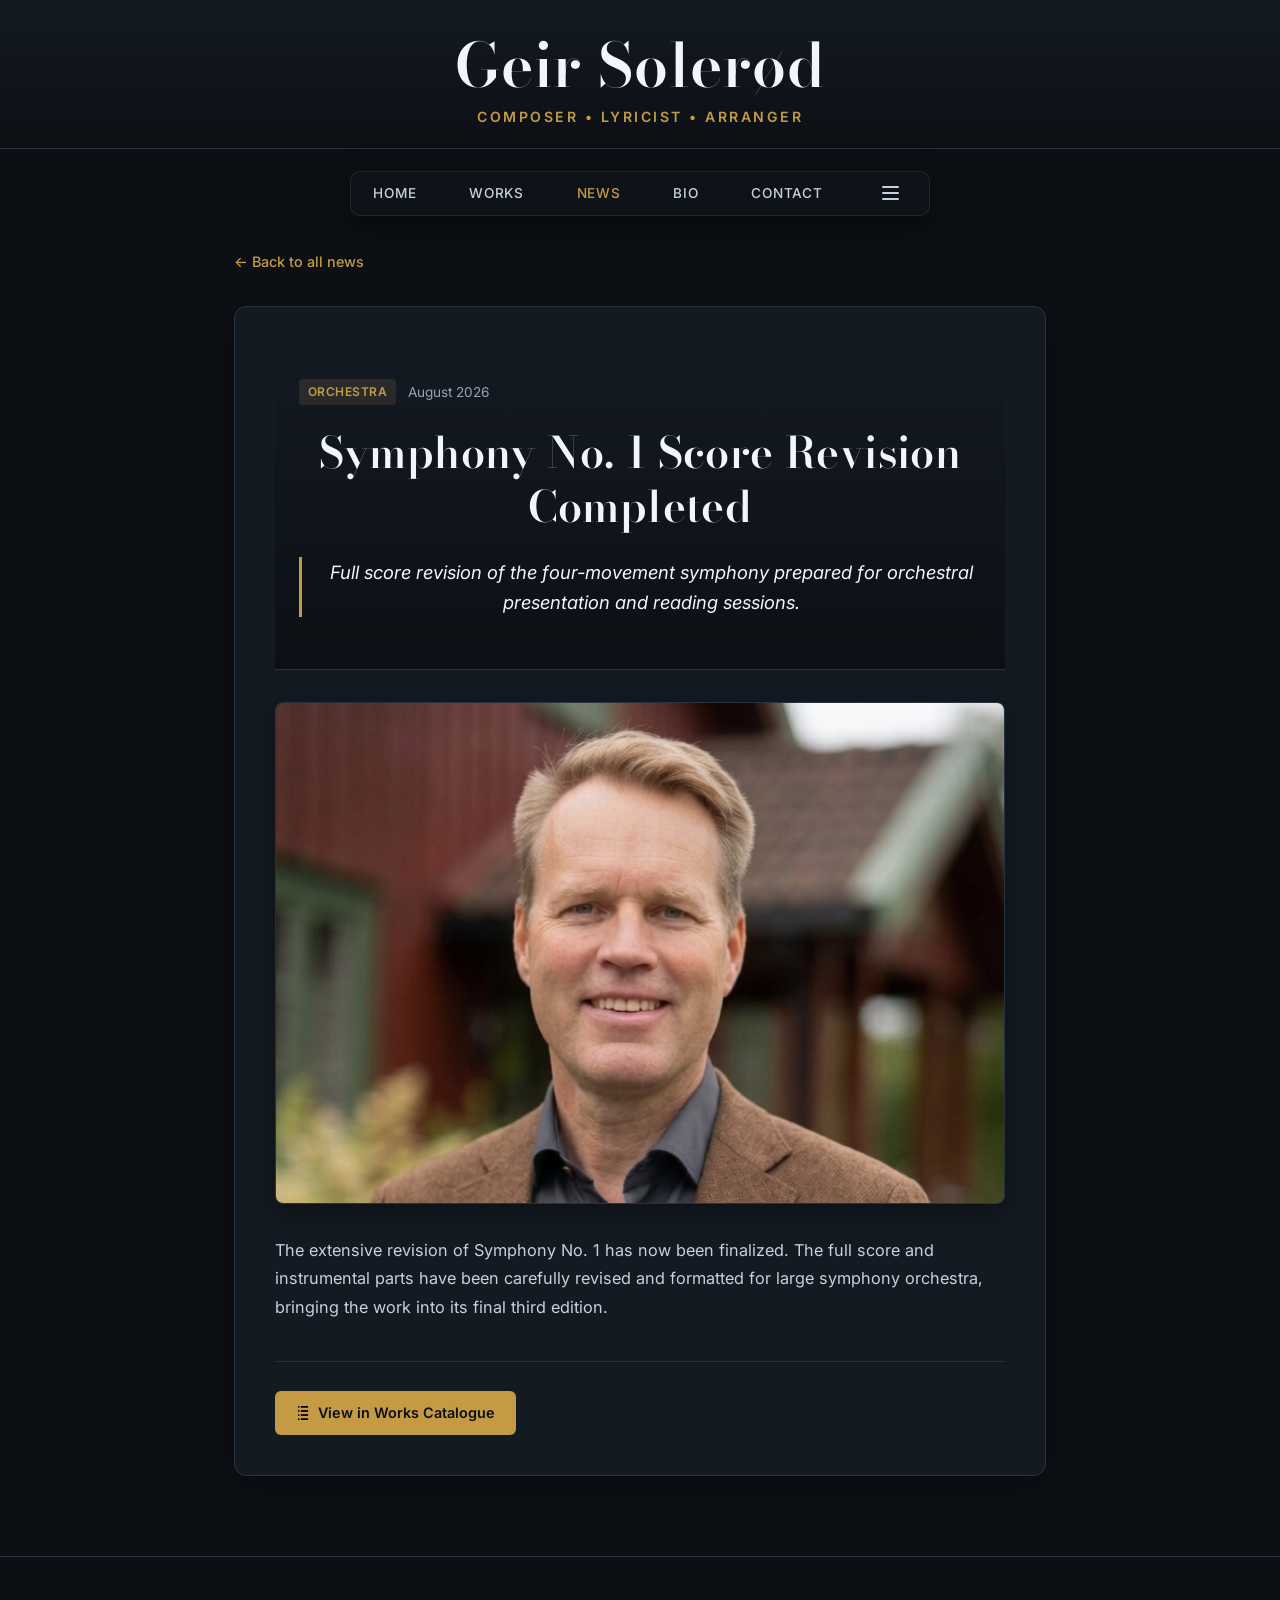
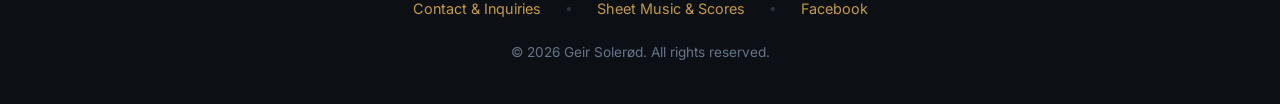
<file: news/2026/symphony-no-1-revision.html>
<!DOCTYPE html>
<html lang="en">
<head>
    <meta charset="UTF-8">
    <meta name="viewport" content="width=device-width, initial-scale=1.0">
    <title>Symphony No. 1 Score Revision Completed | Geir Soler&oslash;d</title>
    <meta name="description" content="Full score revision of the four-movement symphony prepared for orchestral presentation and reading sessions.">
    <link rel="canonical" href="https://geirsolerod.no/news/2026/symphony-no-1-revision.html">
    <link rel="icon" type="image/svg+xml" href="../../my-favicons/favicon.svg">

    <!-- Open Graph / Facebook -->
    <meta property="og:type" content="article">
    <meta property="og:title" content="Symphony No. 1 Score Revision Completed">
    <meta property="og:description" content="Full score revision of the four-movement symphony prepared for orchestral presentation and reading sessions.">
    <meta property="og:url" content="https://geirsolerod.no/news/2026/symphony-no-1-revision.html">
    <meta property="og:image" content="https://geirsolerod.no/images/Geir Solerød profilbilde 1_1.jpg">

    <!-- Twitter Card -->
    <meta name="twitter:card" content="summary_large_image">
    <meta name="twitter:title" content="Symphony No. 1 Score Revision Completed">
    <meta name="twitter:description" content="Full score revision of the four-movement symphony prepared for orchestral presentation and reading sessions.">
    <meta name="twitter:image" content="https://geirsolerod.no/images/Geir Solerød profilbilde 1_1.jpg">

    <!-- Google Fonts -->
    <link rel="preconnect" href="https://fonts.googleapis.com">
    <link rel="preconnect" href="https://fonts.gstatic.com" crossorigin>
    <link href="https://fonts.googleapis.com/css2?family=Bodoni+Moda:ital,opsz,wght@0,6..96,500;0,6..96,600;0,6..96,700;1,6..96,400&family=Inter:wght@300;400;500;600&display=swap" rel="stylesheet">

    <!-- Felles CSS -->
    <link rel="stylesheet" href="../../css/main.css">

    <style>
        h1 {
            font-family: 'Bodoni Moda', serif;
            font-size: clamp(2.4rem, 5vw, 3.8rem);
            color: var(--text-bright);
            letter-spacing: 1px;
            margin-bottom: 0.4rem;
            font-weight: 600;
            line-height: 1.1;
        }

        .main-nav {
            position: -webkit-sticky;
            position: sticky;
            top: 1rem;
            z-index: 500;
            max-width: 580px;
            margin: 1.4rem auto 1rem;
            background: rgba(15, 20, 26, 0.88);
            backdrop-filter: blur(12px);
            -webkit-backdrop-filter: blur(12px);
            border: 1px solid rgba(255, 255, 255, 0.08);
            border-radius: 10px;
            padding: 0.55rem 1.4rem;
            box-shadow: 0 10px 30px rgba(0, 0, 0, 0.5);
        }

        .nav-container {
            display: flex;
            justify-content: space-between;
            align-items: center;
            width: 100%;
        }

        .nav-container a {
            color: var(--text);
            text-decoration: none;
            font-size: 0.85rem;
            font-weight: 500;
            letter-spacing: 0.8px;
            text-transform: uppercase;
            transition: color 0.2s;
        }

        .nav-container a:hover,
        .nav-container a.active-link {
            color: var(--accent);
        }

        .article-wrapper {
            max-width: 860px;
            margin: 2rem auto 5rem auto;
            padding: 0 1.5rem;
        }

        .back-nav {
            margin-bottom: 2rem;
        }

        .back-link {
            color: var(--accent);
            text-decoration: none;
            font-size: 0.9rem;
            font-weight: 500;
            display: inline-flex;
            align-items: center;
            gap: 0.4rem;
            transition: color 0.2s ease;
        }

        .back-link:hover {
            color: var(--accent-hover);
            text-decoration: underline;
        }

        .single-article-card {
            background: var(--card-bg);
            border: 1px solid var(--border);
            border-radius: 12px;
            padding: 2.5rem;
            box-shadow: 0 10px 30px rgba(0, 0, 0, 0.35);
        }

        .article-meta {
            display: flex;
            align-items: center;
            gap: 0.75rem;
            margin-bottom: 1.2rem;
        }

        .article-title {
            font-family: 'Bodoni Moda', serif;
            font-size: clamp(2rem, 3.8vw, 2.7rem);
            line-height: 1.25;
            color: var(--text-bright);
            letter-spacing: 0.4px;
            margin: 0 0 1.5rem 0;
            font-weight: 600;
        }

        .article-teaser {
            font-size: 1.15rem;
            line-height: 1.65;
            color: var(--text-bright);
            margin-bottom: 2rem;
            border-left: 3px solid var(--accent);
            padding-left: 1.2rem;
            font-style: italic;
        }

        .article-image-container {
            width: 100%;
            margin: 2rem 0;
            border-radius: 8px;
            overflow: hidden;
            border: 1px solid var(--border);
            box-shadow: 0 8px 24px rgba(0, 0, 0, 0.35);
        }

        .article-image {
            width: 100%;
            height: auto;
            max-height: 500px;
            object-fit: cover;
            display: block;
        }

        .article-video-container {
            position: relative;
            padding-bottom: 56.25%;
            height: 0;
            overflow: hidden;
            border-radius: 8px;
            margin: 2rem 0;
            background: #000;
            border: 1px solid var(--border);
            box-shadow: 0 8px 24px rgba(0,0,0,0.4);
        }

        .article-video-container iframe {
            position: absolute;
            top: 0; left: 0; width: 100%; height: 100%; border: 0;
        }

        .article-body {
            font-size: 1.02rem;
            line-height: 1.75;
            color: var(--text);
            margin: 2rem 0;
        }

        .article-body p {
            margin-bottom: 1.4rem;
        }

        .article-links {
            display: flex;
            flex-wrap: wrap;
            gap: 1rem;
            margin-top: 2.5rem;
            padding-top: 1.8rem;
            border-top: 1px solid var(--border);
        }

        .btn-primary .icon-score {
            width: 14px;
            height: 17px;
            transform: translateY(1px);
            filter: brightness(0) !important;
        }

        .btn-primary .icon-cat {
            width: 14px;
            height: 14px;
            transform: translateY(0);
            filter: brightness(0) !important;
        }

        @media (max-width: 768px) {
            .main-nav {
                top: 0;
                max-width: 100% !important;
                border-radius: 0 !important;
                border-left: none !important;
                border-right: none !important;
                border-top: none !important;
                border-bottom: 1px solid var(--border) !important;
                padding: 0.65rem 1rem !important;
                margin: 0 0 0.5rem 0 !important;
            }

            .article-wrapper {
                padding: 0 1rem;
                margin-top: 1.2rem;
            }

            .single-article-card {
                padding: 1.5rem;
            }
        }
    </style>
</head>

<body>

    <header id="top">
        <h1>Geir Soler&oslash;d</h1>
        <div class="subtitle">Composer &bull; Lyricist &bull; Arranger</div>
    </header>

    <nav class="main-nav" id="main-nav">
        <div class="nav-container">
            <a href="../../index.html#top">Home</a>
            <a href="../../index.html#works">Works</a>
            <a href="../../news.html" class="active-link">News</a>
            <a href="../../index.html#biography">Bio</a>
            <a href="../../index.html#contact">Contact</a>

            <div class="menu-dropdown-wrapper">
                <button id="menu-btn" class="menu-btn" aria-label="Toggle navigation menu" aria-expanded="false">
                    <span class="bar"></span>
                    <span class="bar"></span>
                    <span class="bar"></span>
                </button>

                <div id="dropdown-menu" class="dropdown-menu">
                    <div class="dropdown-header">Pages</div>
                    <a href="../../index.html" class="dropdown-item">
                        <img src="../../svg/home-svgrepo-com.svg" alt="Home" class="table-icon icon-home">
                        <span>Home</span>
                    </a>
                    <a href="../../news.html" class="dropdown-item active-page">
                        <img src="../../svg/chat-bubble-sign-svgrepo-com.svg" alt="News" class="table-icon icon-news">
                        <span>News &amp; Updates</span>
                    </a>
                    <a href="../../catalogue.html" class="dropdown-item">
                        <img src="../../svg/bulleted-list-catalogue-svgrepo-com.svg" alt="Catalogue" class="table-icon icon-cat">
                        <span>Complete Catalogue</span>
                    </a>

                    <div class="dropdown-divider"></div>
                    <div class="dropdown-header">Sections on Home</div>
                    <a href="../../index.html#about" class="dropdown-item">About</a>
                    <a href="../../index.html#news" class="dropdown-item">Latest News</a>
                    <a href="../../index.html#works" class="dropdown-item">Selected Works</a>

                    <div class="dropdown-sub-items">
                        <a href="../../index.html#work-concert-band" class="dropdown-item dropdown-sub-item">Concert Band</a>
                        <a href="../../index.html#work-symphony-1" class="dropdown-item dropdown-sub-item">Orchestra</a>
                        <a href="../../index.html#work-marko-adriane" class="dropdown-item dropdown-sub-item">Stage Music</a>
                        <a href="../../index.html#work-choral-vocal" class="dropdown-item dropdown-sub-item">Choral Music</a>
                        <a href="../../index.html#work-literary-writing" class="dropdown-item dropdown-sub-item">Lyrics &amp; Texts</a>
                    </div>

                    <a href="../../index.html#biography" class="dropdown-item">Biography &amp; CV</a>
                    <a href="../../index.html#contact" class="dropdown-item">Contact</a>
                </div>
            </div>
        </div>
    </nav>

    <main class="article-wrapper">
        <div class="back-nav">
            <a href="../../news.html" class="back-link">&larr; Back to all news</a>
        </div>

        <article class="single-article-card">
            <header>
                <div class="article-meta">
                    <span class="news-tag">Orchestra</span>
                    <span class="news-date">August 2026</span>
                </div>
                <h1 class="article-title">Symphony No. 1 Score Revision Completed</h1>
                <div class="article-teaser">Full score revision of the four-movement symphony prepared for orchestral presentation and reading sessions.</div>
            </header>

            
                <div class="article-image-container">
                    <img src="/images/Geir Solerød profilbilde 1_1.jpg" alt="Symphony No. 1 Score Revision Completed" class="article-image">
                </div>
            
            

            <div class="article-body">
                <p>The extensive revision of Symphony No. 1 has now been finalized. The full score and instrumental parts have been carefully revised and formatted for large symphony orchestra, bringing the work into its final third edition.</p>
            </div>

            
        <div class="article-links">
            
                    <a href="../../catalogue.html" class="btn btn-primary" target="_blank" rel="noopener" style="display: inline-flex; align-items: center; gap: 0.5rem;">
                        <img src="../../svg/bulleted-list-catalogue-svgrepo-com.svg" alt="" class="table-icon icon-cat">
                        <span>View in Works Catalogue</span>
                    </a>
                
        </div>
    
        </article>
    </main>

    <footer id="footer">
        <div style="margin-bottom: 1.25rem; display: flex; justify-content: center; gap: 1.5rem; flex-wrap: wrap;">
            <a href="../../index.html#contact" style="color: var(--accent); text-decoration: none; font-size: 0.9rem;">Contact &amp; Inquiries</a>
            <span style="color: var(--border);">&bull;</span>
            <a href="https://www.scoreexchange.com/profiles/geir-solerod" target="_blank" rel="noopener" style="color: var(--accent); text-decoration: none; font-size: 0.9rem;">Sheet Music &amp; Scores</a>
            <span style="color: var(--border);">&bull;</span>
            <a href="https://www.facebook.com/gsun.music" target="_blank" rel="noopener" style="color: var(--accent); text-decoration: none; font-size: 0.9rem;">Facebook</a>
        </div>
        <p>&copy; 2026 Geir Soler&oslash;d. All rights reserved.</p>
    </footer>

    <a href="#top" id="floating-top-btn" class="floating-top-btn" title="Scroll to top">
        <span>&uarr; Top</span>
    </a>

    <script src="../../js/jsmain.js"></script>
</body>
</html>
</file>
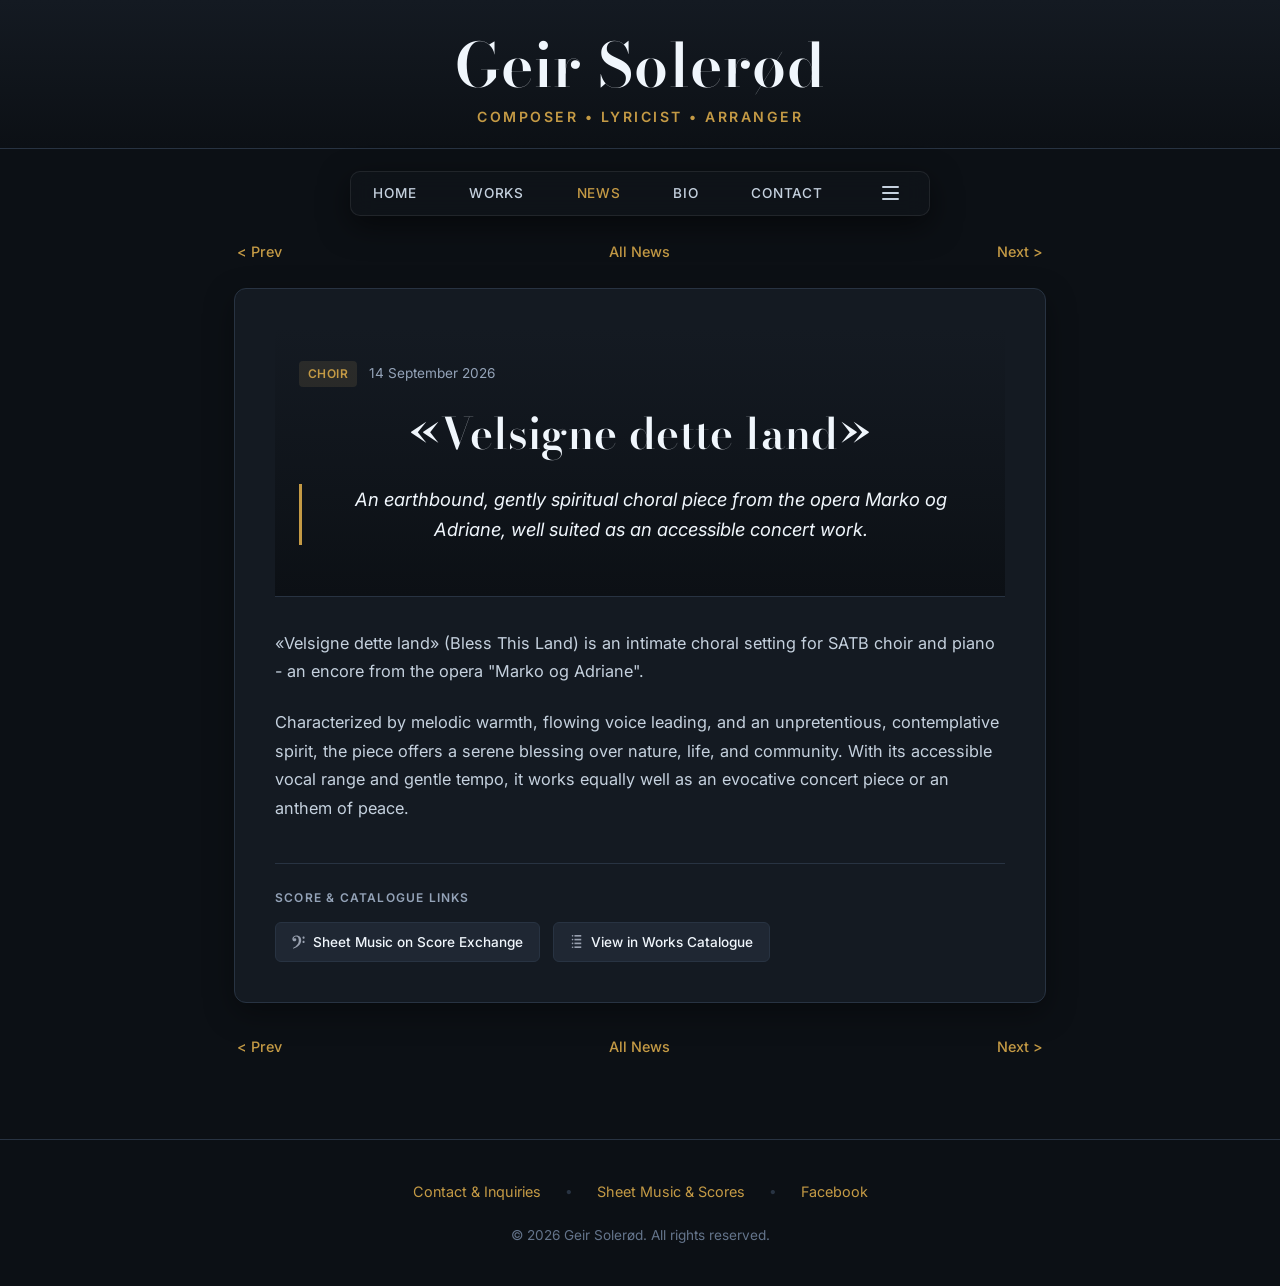
<file: news/2026/velsigne-dette-land.html>
<!DOCTYPE html>
<html lang="en">
<head>
    <meta charset="UTF-8">
    <meta name="viewport" content="width=device-width, initial-scale=1.0">
    <title>«Velsigne dette land» | Geir Soler&oslash;d</title>
    <meta name="description" content="An earthbound, gently spiritual choral piece from the opera Marko og Adriane, well suited as an accessible concert work.">
    <link rel="canonical" href="https://geirsolerod.no/news/2026/velsigne-dette-land.html">
    <link rel="icon" type="image/svg+xml" href="../../my-favicons/favicon.svg">

    <meta property="og:type" content="article">
    <meta property="og:title" content="«Velsigne dette land»">
    <meta property="og:description" content="An earthbound, gently spiritual choral piece from the opera Marko og Adriane, well suited as an accessible concert work.">
    <meta property="og:url" content="https://geirsolerod.no/news/2026/velsigne-dette-land.html">
    <meta property="og:image" content="https://geirsolerod.no/images/Velsigne dette land_thumbnail.jpg">

    <meta name="twitter:card" content="summary_large_image">
    <meta name="twitter:title" content="«Velsigne dette land»">
    <meta name="twitter:description" content="An earthbound, gently spiritual choral piece from the opera Marko og Adriane, well suited as an accessible concert work.">
    <meta name="twitter:image" content="https://geirsolerod.no/images/Velsigne dette land_thumbnail.jpg">

    <link rel="preconnect" href="https://fonts.googleapis.com">
    <link rel="preconnect" href="https://fonts.gstatic.com" crossorigin>
    <link href="https://fonts.googleapis.com/css2?family=Bodoni+Moda:ital,opsz,wght@0,6..96,500;0,6..96,600;0,6..96,700;1,6..96,400&family=Inter:wght@300;400;500;600&display=swap" rel="stylesheet">

    <link rel="stylesheet" href="../../css/main.css">

    <style>
        h1 {
            font-family: 'Bodoni Moda', serif;
            font-size: clamp(2.4rem, 5vw, 3.8rem);
            color: var(--text-bright);
            letter-spacing: 1px;
            margin-bottom: 0.4rem;
            font-weight: 600;
            line-height: 1.1;
        }

        .main-nav {
            position: -webkit-sticky;
            position: sticky;
            top: 1rem;
            z-index: 500;
            max-width: 580px;
            margin: 1.4rem auto 1rem;
            background: rgba(15, 20, 26, 0.88);
            backdrop-filter: blur(12px);
            -webkit-backdrop-filter: blur(12px);
            border: 1px solid rgba(255, 255, 255, 0.08);
            border-radius: 10px;
            padding: 0.55rem 1.4rem;
            box-shadow: 0 10px 30px rgba(0, 0, 0, 0.5);
        }

        .nav-container {
            display: flex;
            justify-content: space-between;
            align-items: center;
            width: 100%;
        }

        .nav-container a {
            color: var(--text);
            text-decoration: none;
            font-size: 0.85rem;
            font-weight: 500;
            letter-spacing: 0.8px;
            text-transform: uppercase;
            transition: color 0.2s;
        }

        .nav-container a:hover,
        .nav-container a.active-link {
            color: var(--accent);
        }

        .article-wrapper {
            max-width: 860px;
            margin: 1.5rem auto 5rem auto;
            padding: 0 1.5rem;
        }

        .news-nav-bar {
            display: flex;
            justify-content: space-between;
            align-items: center;
            margin-bottom: 1.5rem;
            padding: 0 0.2rem;
        }

        .news-nav-btn {
            color: var(--accent) !important;
            background: none !important;
            border: none !important;
            padding: 0 !important;
            text-decoration: none;
            font-size: 0.9rem;
            font-weight: 500;
            transition: color 0.2s ease;
        }

        .news-nav-btn:hover {
            color: var(--accent-hover) !important;
            text-decoration: underline;
        }

        .single-article-card {
            background: var(--card-bg);
            border: 1px solid var(--border);
            border-radius: 12px;
            padding: 2.5rem;
            box-shadow: 0 10px 30px rgba(0, 0, 0, 0.35);
        }

        .article-meta {
            display: flex;
            align-items: center;
            gap: 0.75rem;
            margin-bottom: 1.2rem;
        }

        .article-title {
            font-family: 'Bodoni Moda', serif;
            font-size: clamp(2rem, 3.8vw, 2.7rem);
            line-height: 1.25;
            color: var(--text-bright);
            letter-spacing: 0.4px;
            margin: 0 0 1.5rem 0;
            font-weight: 600;
        }

        .article-teaser {
            font-size: 1.15rem;
            line-height: 1.65;
            color: var(--text-bright);
            margin-bottom: 2rem;
            border-left: 3px solid var(--accent);
            padding-left: 1.2rem;
            font-style: italic;
        }

        .article-image-container {
            width: 100%;
            margin: 2rem 0;
            border-radius: 8px;
            overflow: hidden;
            border: 1px solid var(--border);
            box-shadow: 0 8px 24px rgba(0, 0, 0, 0.35);
        }

        .article-image {
            width: 100%;
            height: auto;
            max-height: 500px;
            object-fit: cover;
            display: block;
        }

        .article-video-container {
            position: relative;
            padding-bottom: 56.25%;
            height: 0;
            overflow: hidden;
            border-radius: 8px;
            margin: 2rem 0;
            background: #000;
            border: 1px solid var(--border);
            box-shadow: 0 8px 24px rgba(0,0,0,0.4);
        }

        .article-video-container iframe {
            position: absolute;
            top: 0; left: 0; width: 100%; height: 100%; border: 0;
        }

        .article-body {
            font-size: 1.02rem;
            line-height: 1.75;
            color: var(--text);
            margin: 2rem 0 0 0;
        }

        .article-body p {
            margin-bottom: 1.4rem;
        }
		
		.article-body p {
            margin-bottom: 1.4rem;
        }

        .article-body h2,
        .article-body h3 {
            font-family: 'Bodoni Moda', serif;
            color: var(--text-bright);
            margin: 2rem 0 1rem 0;
            line-height: 1.25;
        }

        .article-body ul {
            margin: 0.8rem 0 1.6rem 1.4rem;
            padding-left: 0.5rem;
            list-style-type: disc;
        }

        .article-body li {
            margin-bottom: 0.5rem;
            line-height: 1.6;
            color: var(--text);
        }

        .article-body li strong {
            color: var(--text-bright);
        }

        .article-body a.table-link {
            color: var(--accent);
            text-decoration: underline;
            text-underline-offset: 3px;
            transition: color 0.2s ease;
        }

        .article-body a.table-link:hover {
            color: var(--accent-hover);
        }

        .article-resources {
            margin-top: 2.5rem;
            padding-top: 1.5rem;
            border-top: 1px solid var(--border);
            background: transparent;
        }

        .article-body p {
            margin-bottom: 1.4rem;
        }

        .article-body h2,
        .article-body h3 {
            font-family: 'Bodoni Moda', serif;
            color: var(--text-bright);
            margin: 2rem 0 1rem 0;
            line-height: 1.25;
        }

        .article-body ul {
            margin: 0.8rem 0 1.6rem 1.4rem;
            padding-left: 0.5rem;
            list-style-type: disc;
        }

        .article-body li {
            margin-bottom: 0.5rem;
            line-height: 1.6;
            color: var(--text);
        }

        .article-body li strong {
            color: var(--text-bright);
        }

        .article-body a.table-link {
            color: var(--accent);
            text-decoration: underline;
            text-underline-offset: 3px;
            transition: color 0.2s ease;
        }

        .article-body a.table-link:hover {
            color: var(--accent-hover);
        }

        .resources-label {
            display: block;
            font-size: 0.75rem;
            text-transform: uppercase;
            letter-spacing: 1.2px;
            color: #94a3b8;
            font-weight: 600;
            margin-bottom: 0.9rem;
        }

        .article-links {
            display: flex;
            flex-wrap: wrap;
            gap: 0.8rem;
        }

        .article-btn {
            font-size: 0.85rem;
            padding: 0.5rem 1rem;
        }

        @media (max-width: 850px) {
            .main-nav {
                margin: 0 auto 0.6rem !important;
            }

            .article-wrapper {
                margin-top: 1rem !important;
            }
        }

        @media (max-width: 768px) {
            .main-nav {
                top: 0;
                max-width: 100% !important;
                border-radius: 0 !important;
                border-left: none !important;
                border-right: none !important;
                border-top: none !important;
                border-bottom: 1px solid var(--border) !important;
                padding: 0.65rem 1rem !important;
                margin: 0 0 0.5rem 0 !important;
            }

            .article-wrapper {
                padding: 0 1rem;
                margin-top: 1.2rem;
            }

            .single-article-card {
                padding: 1.5rem;
            }
        }
    </style>
</head>

<body>

    <header id="top">
        <h1>Geir Soler&oslash;d</h1>
        <div class="subtitle">Composer &bull; Lyricist &bull; Arranger</div>
    </header>

    <nav class="main-nav" id="main-nav">
        <div class="nav-container">
            <a href="../../index.html#top">Home</a>
            <a href="../../index.html#works">Works</a>
            <a href="../../news.html" class="active-link">News</a>
            <a href="../../index.html#biography">Bio</a>
            <a href="../../index.html#contact">Contact</a>

            <div class="menu-dropdown-wrapper">
                <button id="menu-btn" class="menu-btn" aria-label="Toggle navigation menu" aria-expanded="false">
                    <span class="bar"></span>
                    <span class="bar"></span>
                    <span class="bar"></span>
                </button>

                <div id="dropdown-menu" class="dropdown-menu">
                    <div class="dropdown-header">Pages</div>
                    <a href="../../index.html" class="dropdown-item">
                        <img src="../../svg/home-svgrepo-com.svg" alt="Home" class="table-icon icon-home">
                        <span>Home</span>
                    </a>
                    <a href="../../news.html" class="dropdown-item active-page">
                        <img src="../../svg/chat-bubble-sign-svgrepo-com.svg" alt="News" class="table-icon icon-news">
                        <span>News &amp; Updates</span>
                    </a>
                    <a href="../../catalogue.html" class="dropdown-item">
                        <img src="../../svg/bulleted-list-catalogue-svgrepo-com.svg" alt="Catalogue" class="table-icon icon-cat">
                        <span>Complete Catalogue</span>
                    </a>

                    <div class="dropdown-divider"></div>
                    <div class="dropdown-header">Sections on Home</div>
                    <a href="../../index.html#about" class="dropdown-item">About</a>
                    <a href="../../index.html#news" class="dropdown-item">Latest News</a>
                    <a href="../../index.html#works" class="dropdown-item">Selected Works</a>

                    <div class="dropdown-sub-items">
                        <a href="../../index.html#work-concert-band" class="dropdown-item dropdown-sub-item">Concert Band</a>
                        <a href="../../index.html#work-symphony-1" class="dropdown-item dropdown-sub-item">Orchestra</a>
                        <a href="../../index.html#work-marko-adriane" class="dropdown-item dropdown-sub-item">Stage Music</a>
                        <a href="../../index.html#work-choral-vocal" class="dropdown-item dropdown-sub-item">Choral Music</a>
                        <a href="../../index.html#work-literary-writing" class="dropdown-item dropdown-sub-item">Lyrics &amp; Texts</a>
                    </div>

                    <a href="../../index.html#biography" class="dropdown-item">Biography &amp; CV</a>
                    <a href="../../index.html#contact" class="dropdown-item">Contact</a>
                </div>
            </div>
        </div>
    </nav>

    <main class="article-wrapper">
        
    <nav class="news-nav-bar" aria-label="News navigation">
        <a href="/news/2026/new-composer-website-launched.html" class="news-nav-btn news-nav-prev" title="New Composer Website and Works Catalogue Launched">&lt; Prev</a>
        <a href="../../news.html" class="news-nav-btn">All News</a>
        <a href="/news/2026/market-in-lydia.html" class="news-nav-btn news-nav-next" title="«Market in Lydia» Available for Concert Band">Next &gt;</a>
    </nav>

        <article class="single-article-card">
            <header>
                <div class="article-meta">
                    <span class="news-tag">Choir</span>
                    <span class="news-date">14 September 2026</span>
                </div>
                <h1 class="article-title">«Velsigne dette land»</h1>
                <div class="article-teaser">An earthbound, gently spiritual choral piece from the opera Marko og Adriane, well suited as an accessible concert work.</div>
            </header>

            
            

            <div class="article-body">
                <p>«Velsigne dette land» (Bless This Land) is an intimate choral setting for SATB choir and piano - an encore from the opera "Marko og Adriane".</p>
<p>Characterized by melodic warmth, flowing voice leading, and an unpretentious, contemplative spirit, the piece offers a serene blessing over nature, life, and community. With its accessible vocal range and gentle tempo, it works equally well as an evocative concert piece or an anthem of peace.</p>
            </div>

            
        <div class="article-resources">
            <span class="resources-label">Score & Catalogue Links</span>
            <div class="article-links">
                
                        <a href="https://www.scoreexchange.com/profiles/geir-solerod" class="btn btn-secondary article-btn" target="_blank" rel="noopener" style="display: inline-flex; align-items: center; gap: 0.5rem;">
                            <img src="../../svg/C-clef.svg" alt="" class="table-icon icon-score">
                            <span>Sheet Music on Score Exchange</span>
                        </a>
                    
                        <a href="https://geirsolerod.no/catalogue#cat-choir" class="btn btn-secondary article-btn" target="_blank" rel="noopener" style="display: inline-flex; align-items: center; gap: 0.5rem;">
                            <img src="../../svg/bulleted-list-catalogue-svgrepo-com.svg" alt="" class="table-icon icon-cat">
                            <span>View in Works Catalogue</span>
                        </a>
                    
            </div>
        </div>
    
        </article>

        <div style="margin-top: 2rem;">
            
    <nav class="news-nav-bar" aria-label="News navigation">
        <a href="/news/2026/new-composer-website-launched.html" class="news-nav-btn news-nav-prev" title="New Composer Website and Works Catalogue Launched">&lt; Prev</a>
        <a href="../../news.html" class="news-nav-btn">All News</a>
        <a href="/news/2026/market-in-lydia.html" class="news-nav-btn news-nav-next" title="«Market in Lydia» Available for Concert Band">Next &gt;</a>
    </nav>
        </div>
    </main>

    <footer id="footer">
        <div style="margin-bottom: 1.25rem; display: flex; justify-content: center; gap: 1.5rem; flex-wrap: wrap;">
            <a href="../../index.html#contact" style="color: var(--accent); text-decoration: none; font-size: 0.9rem;">Contact &amp; Inquiries</a>
            <span style="color: var(--border);">&bull;</span>
            <a href="https://www.scoreexchange.com/profiles/geir-solerod" target="_blank" rel="noopener" style="color: var(--accent); text-decoration: none; font-size: 0.9rem;">Sheet Music &amp; Scores</a>
            <span style="color: var(--border);">&bull;</span>
            <a href="https://www.facebook.com/gsun.music" target="_blank" rel="noopener" style="color: var(--accent); text-decoration: none; font-size: 0.9rem;">Facebook</a>
        </div>
        <p>&copy; 2026 Geir Soler&oslash;d. All rights reserved.</p>
    </footer>

    <a href="#top" id="floating-top-btn" class="floating-top-btn" title="Scroll to top">
        <span>&uarr; Top</span>
    </a>

    <script src="../../js/jsmain.js"></script>
</body>
</html>
</file>
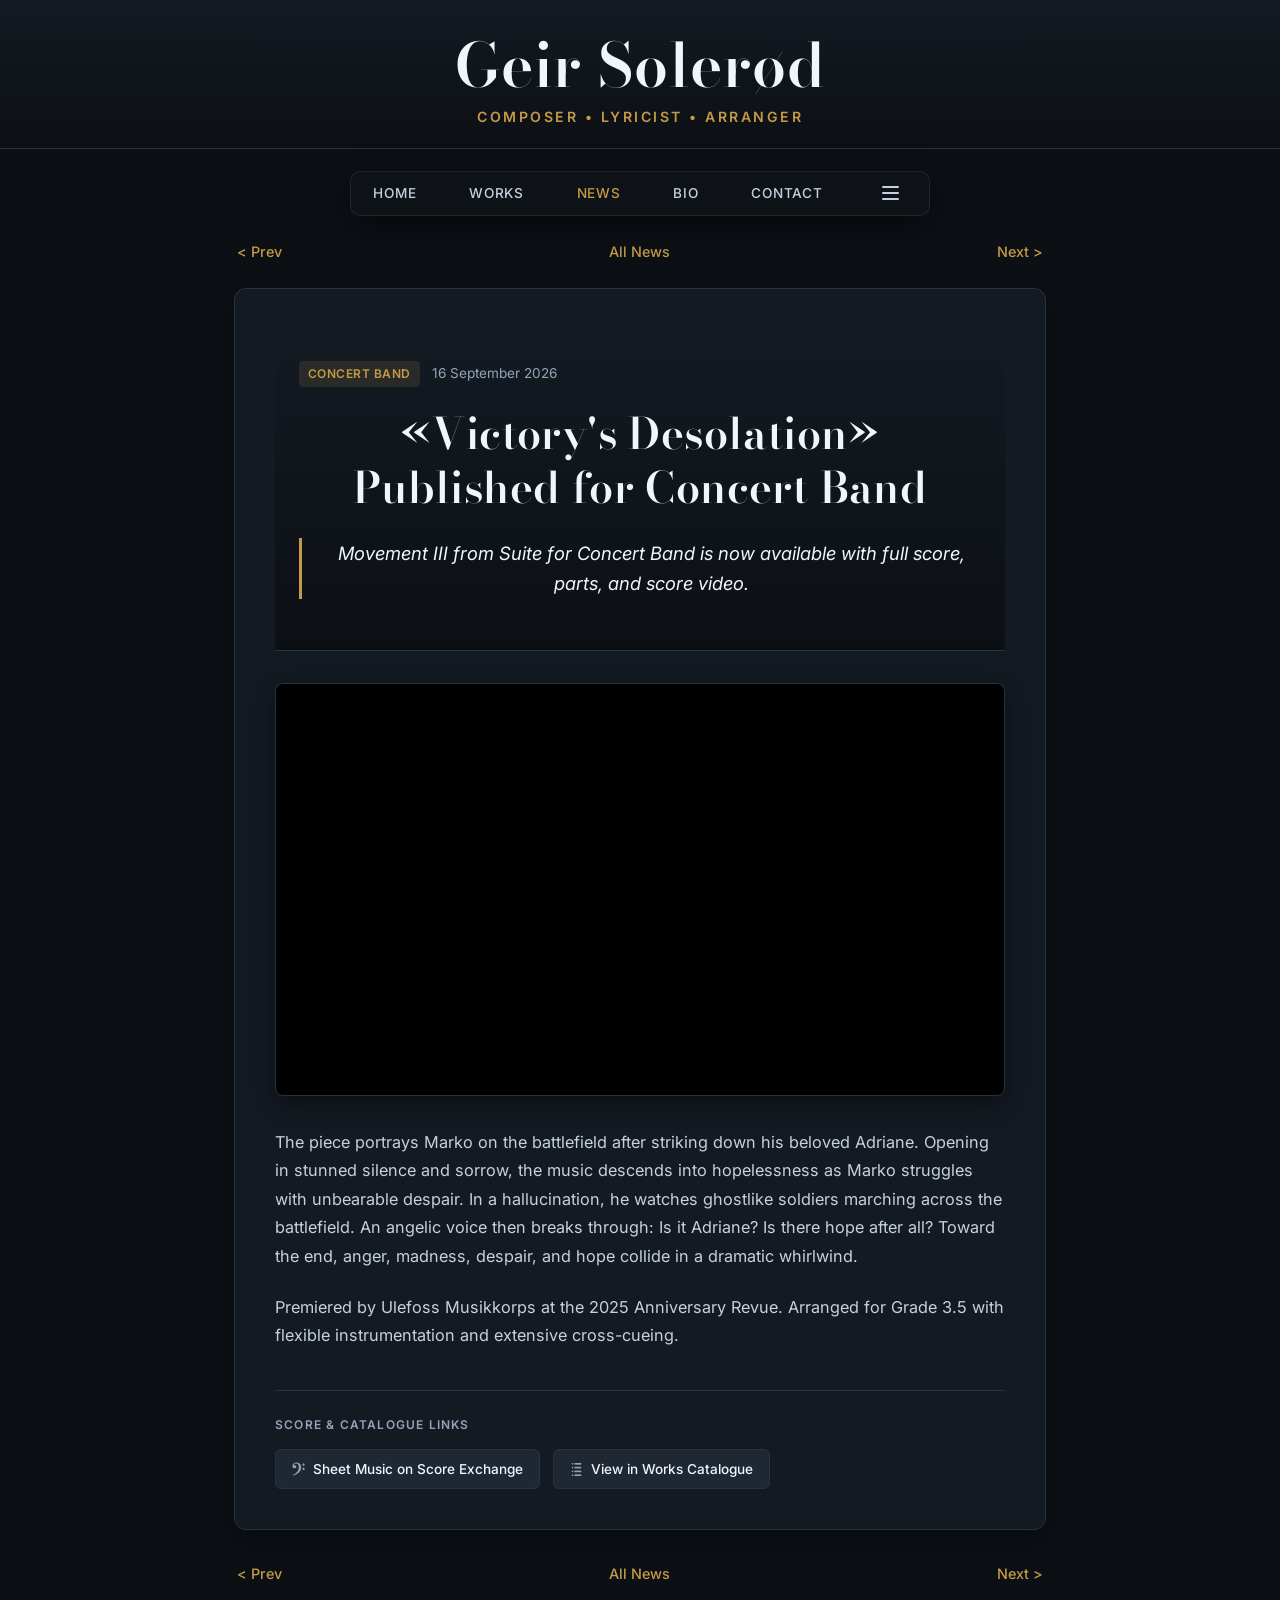
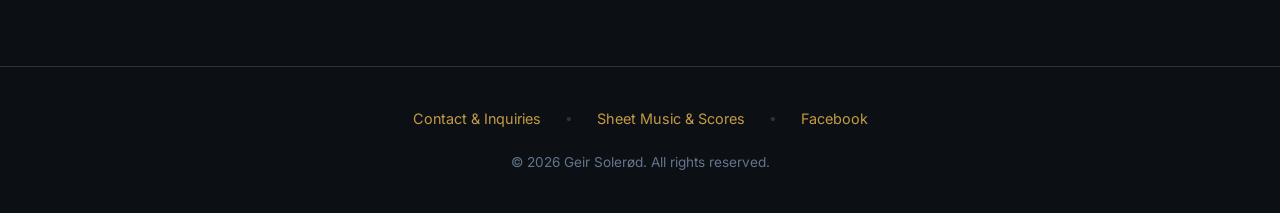
<file: news/2026/victorys-desolation.html>
<!DOCTYPE html>
<html lang="en">
<head>
    <meta charset="UTF-8">
    <meta name="viewport" content="width=device-width, initial-scale=1.0">
    <title>«Victory's Desolation» Published for Concert Band | Geir Soler&oslash;d</title>
    <meta name="description" content="Movement III from Suite for Concert Band is now available with full score, parts, and score video.">
    <link rel="canonical" href="https://geirsolerod.no/news/2026/victorys-desolation.html">
    <link rel="icon" type="image/svg+xml" href="../../my-favicons/favicon.svg">

    <meta property="og:type" content="article">
    <meta property="og:title" content="«Victory's Desolation» Published for Concert Band">
    <meta property="og:description" content="Movement III from Suite for Concert Band is now available with full score, parts, and score video.">
    <meta property="og:url" content="https://geirsolerod.no/news/2026/victorys-desolation.html">
    <meta property="og:image" content="https://geirsolerod.no/images/Victory's Desolation_ Thumb.jpg">

    <meta name="twitter:card" content="summary_large_image">
    <meta name="twitter:title" content="«Victory's Desolation» Published for Concert Band">
    <meta name="twitter:description" content="Movement III from Suite for Concert Band is now available with full score, parts, and score video.">
    <meta name="twitter:image" content="https://geirsolerod.no/images/Victory's Desolation_ Thumb.jpg">

    <link rel="preconnect" href="https://fonts.googleapis.com">
    <link rel="preconnect" href="https://fonts.gstatic.com" crossorigin>
    <link href="https://fonts.googleapis.com/css2?family=Bodoni+Moda:ital,opsz,wght@0,6..96,500;0,6..96,600;0,6..96,700;1,6..96,400&family=Inter:wght@300;400;500;600&display=swap" rel="stylesheet">

    <link rel="stylesheet" href="../../css/main.css">

    <style>
        h1 {
            font-family: 'Bodoni Moda', serif;
            font-size: clamp(2.4rem, 5vw, 3.8rem);
            color: var(--text-bright);
            letter-spacing: 1px;
            margin-bottom: 0.4rem;
            font-weight: 600;
            line-height: 1.1;
        }

        .main-nav {
            position: -webkit-sticky;
            position: sticky;
            top: 1rem;
            z-index: 500;
            max-width: 580px;
            margin: 1.4rem auto 1rem;
            background: rgba(15, 20, 26, 0.88);
            backdrop-filter: blur(12px);
            -webkit-backdrop-filter: blur(12px);
            border: 1px solid rgba(255, 255, 255, 0.08);
            border-radius: 10px;
            padding: 0.55rem 1.4rem;
            box-shadow: 0 10px 30px rgba(0, 0, 0, 0.5);
        }

        .nav-container {
            display: flex;
            justify-content: space-between;
            align-items: center;
            width: 100%;
        }

        .nav-container a {
            color: var(--text);
            text-decoration: none;
            font-size: 0.85rem;
            font-weight: 500;
            letter-spacing: 0.8px;
            text-transform: uppercase;
            transition: color 0.2s;
        }

        .nav-container a:hover,
        .nav-container a.active-link {
            color: var(--accent);
        }

        .article-wrapper {
            max-width: 860px;
            margin: 1.5rem auto 5rem auto;
            padding: 0 1.5rem;
        }

        .news-nav-bar {
            display: flex;
            justify-content: space-between;
            align-items: center;
            margin-bottom: 1.5rem;
            padding: 0 0.2rem;
        }

        .news-nav-btn {
            color: var(--accent) !important;
            background: none !important;
            border: none !important;
            padding: 0 !important;
            text-decoration: none;
            font-size: 0.9rem;
            font-weight: 500;
            transition: color 0.2s ease;
        }

        .news-nav-btn:hover {
            color: var(--accent-hover) !important;
            text-decoration: underline;
        }

        .single-article-card {
            background: var(--card-bg);
            border: 1px solid var(--border);
            border-radius: 12px;
            padding: 2.5rem;
            box-shadow: 0 10px 30px rgba(0, 0, 0, 0.35);
        }

        .article-meta {
            display: flex;
            align-items: center;
            gap: 0.75rem;
            margin-bottom: 1.2rem;
        }

        .article-title {
            font-family: 'Bodoni Moda', serif;
            font-size: clamp(2rem, 3.8vw, 2.7rem);
            line-height: 1.25;
            color: var(--text-bright);
            letter-spacing: 0.4px;
            margin: 0 0 1.5rem 0;
            font-weight: 600;
        }

        .article-teaser {
            font-size: 1.15rem;
            line-height: 1.65;
            color: var(--text-bright);
            margin-bottom: 2rem;
            border-left: 3px solid var(--accent);
            padding-left: 1.2rem;
            font-style: italic;
        }

        .article-image-container {
            width: 100%;
            margin: 2rem 0;
            border-radius: 8px;
            overflow: hidden;
            border: 1px solid var(--border);
            box-shadow: 0 8px 24px rgba(0, 0, 0, 0.35);
        }

        .article-image {
            width: 100%;
            height: auto;
            max-height: 500px;
            object-fit: cover;
            display: block;
        }

        .article-video-container {
            position: relative;
            padding-bottom: 56.25%;
            height: 0;
            overflow: hidden;
            border-radius: 8px;
            margin: 2rem 0;
            background: #000;
            border: 1px solid var(--border);
            box-shadow: 0 8px 24px rgba(0,0,0,0.4);
        }

        .article-video-container iframe {
            position: absolute;
            top: 0; left: 0; width: 100%; height: 100%; border: 0;
        }

        .article-body {
            font-size: 1.02rem;
            line-height: 1.75;
            color: var(--text);
            margin: 2rem 0 0 0;
        }

        .article-body p {
            margin-bottom: 1.4rem;
        }
		
		.article-body p {
            margin-bottom: 1.4rem;
        }

        .article-body h2,
        .article-body h3 {
            font-family: 'Bodoni Moda', serif;
            color: var(--text-bright);
            margin: 2rem 0 1rem 0;
            line-height: 1.25;
        }

        .article-body ul {
            margin: 0.8rem 0 1.6rem 1.4rem;
            padding-left: 0.5rem;
            list-style-type: disc;
        }

        .article-body li {
            margin-bottom: 0.5rem;
            line-height: 1.6;
            color: var(--text);
        }

        .article-body li strong {
            color: var(--text-bright);
        }

        .article-body a.table-link {
            color: var(--accent);
            text-decoration: underline;
            text-underline-offset: 3px;
            transition: color 0.2s ease;
        }

        .article-body a.table-link:hover {
            color: var(--accent-hover);
        }

        .article-resources {
            margin-top: 2.5rem;
            padding-top: 1.5rem;
            border-top: 1px solid var(--border);
            background: transparent;
        }

        .article-body p {
            margin-bottom: 1.4rem;
        }

        .article-body h2,
        .article-body h3 {
            font-family: 'Bodoni Moda', serif;
            color: var(--text-bright);
            margin: 2rem 0 1rem 0;
            line-height: 1.25;
        }

        .article-body ul {
            margin: 0.8rem 0 1.6rem 1.4rem;
            padding-left: 0.5rem;
            list-style-type: disc;
        }

        .article-body li {
            margin-bottom: 0.5rem;
            line-height: 1.6;
            color: var(--text);
        }

        .article-body li strong {
            color: var(--text-bright);
        }

        .article-body a.table-link {
            color: var(--accent);
            text-decoration: underline;
            text-underline-offset: 3px;
            transition: color 0.2s ease;
        }

        .article-body a.table-link:hover {
            color: var(--accent-hover);
        }

        .resources-label {
            display: block;
            font-size: 0.75rem;
            text-transform: uppercase;
            letter-spacing: 1.2px;
            color: #94a3b8;
            font-weight: 600;
            margin-bottom: 0.9rem;
        }

        .article-links {
            display: flex;
            flex-wrap: wrap;
            gap: 0.8rem;
        }

        .article-btn {
            font-size: 0.85rem;
            padding: 0.5rem 1rem;
        }

        @media (max-width: 850px) {
            .main-nav {
                margin: 0 auto 0.6rem !important;
            }

            .article-wrapper {
                margin-top: 1rem !important;
            }
        }

        @media (max-width: 768px) {
            .main-nav {
                top: 0;
                max-width: 100% !important;
                border-radius: 0 !important;
                border-left: none !important;
                border-right: none !important;
                border-top: none !important;
                border-bottom: 1px solid var(--border) !important;
                padding: 0.65rem 1rem !important;
                margin: 0 0 0.5rem 0 !important;
            }

            .article-wrapper {
                padding: 0 1rem;
                margin-top: 1.2rem;
            }

            .single-article-card {
                padding: 1.5rem;
            }
        }
    </style>
</head>

<body>

    <header id="top">
        <h1>Geir Soler&oslash;d</h1>
        <div class="subtitle">Composer &bull; Lyricist &bull; Arranger</div>
    </header>

    <nav class="main-nav" id="main-nav">
        <div class="nav-container">
            <a href="../../index.html#top">Home</a>
            <a href="../../index.html#works">Works</a>
            <a href="../../news.html" class="active-link">News</a>
            <a href="../../index.html#biography">Bio</a>
            <a href="../../index.html#contact">Contact</a>

            <div class="menu-dropdown-wrapper">
                <button id="menu-btn" class="menu-btn" aria-label="Toggle navigation menu" aria-expanded="false">
                    <span class="bar"></span>
                    <span class="bar"></span>
                    <span class="bar"></span>
                </button>

                <div id="dropdown-menu" class="dropdown-menu">
                    <div class="dropdown-header">Pages</div>
                    <a href="../../index.html" class="dropdown-item">
                        <img src="../../svg/home-svgrepo-com.svg" alt="Home" class="table-icon icon-home">
                        <span>Home</span>
                    </a>
                    <a href="../../news.html" class="dropdown-item active-page">
                        <img src="../../svg/chat-bubble-sign-svgrepo-com.svg" alt="News" class="table-icon icon-news">
                        <span>News &amp; Updates</span>
                    </a>
                    <a href="../../catalogue.html" class="dropdown-item">
                        <img src="../../svg/bulleted-list-catalogue-svgrepo-com.svg" alt="Catalogue" class="table-icon icon-cat">
                        <span>Complete Catalogue</span>
                    </a>

                    <div class="dropdown-divider"></div>
                    <div class="dropdown-header">Sections on Home</div>
                    <a href="../../index.html#about" class="dropdown-item">About</a>
                    <a href="../../index.html#news" class="dropdown-item">Latest News</a>
                    <a href="../../index.html#works" class="dropdown-item">Selected Works</a>

                    <div class="dropdown-sub-items">
                        <a href="../../index.html#work-concert-band" class="dropdown-item dropdown-sub-item">Concert Band</a>
                        <a href="../../index.html#work-symphony-1" class="dropdown-item dropdown-sub-item">Orchestra</a>
                        <a href="../../index.html#work-marko-adriane" class="dropdown-item dropdown-sub-item">Stage Music</a>
                        <a href="../../index.html#work-choral-vocal" class="dropdown-item dropdown-sub-item">Choral Music</a>
                        <a href="../../index.html#work-literary-writing" class="dropdown-item dropdown-sub-item">Lyrics &amp; Texts</a>
                    </div>

                    <a href="../../index.html#biography" class="dropdown-item">Biography &amp; CV</a>
                    <a href="../../index.html#contact" class="dropdown-item">Contact</a>
                </div>
            </div>
        </div>
    </nav>

    <main class="article-wrapper">
        
    <nav class="news-nav-bar" aria-label="News navigation">
        <a href="/news/2026/jordens-elementer.html" class="news-nav-btn news-nav-prev" title="Jordens elementer for kor (SATB) og piano">&lt; Prev</a>
        <a href="../../news.html" class="news-nav-btn">All News</a>
        <a href="/news/2026/sheet-music-available-on-score-exchange.html" class="news-nav-btn news-nav-next" title="Sheet Music Available on Score Exchange">Next &gt;</a>
    </nav>

        <article class="single-article-card">
            <header>
                <div class="article-meta">
                    <span class="news-tag">Concert Band</span>
                    <span class="news-date">16 September 2026</span>
                </div>
                <h1 class="article-title">«Victory's Desolation» Published for Concert Band</h1>
                <div class="article-teaser">Movement III from Suite for Concert Band is now available with full score, parts, and score video.</div>
            </header>

            
            
        <div class="article-video-container">
            <iframe
                src="https://www.youtube.com/embed/kNKM3QO6l2I"
                title="«Victory's Desolation» Published for Concert Band"
                allow="accelerometer; autoplay; clipboard-write; encrypted-media; gyroscope; picture-in-picture"
                allowfullscreen>
            </iframe>
        </div>
    

            <div class="article-body">
                <p>The piece portrays Marko on the battlefield after striking down his beloved Adriane. Opening in stunned silence and sorrow, the music descends into hopelessness as Marko struggles with unbearable despair. In a hallucination, he watches ghostlike soldiers marching across the battlefield. An angelic voice then breaks through: Is it Adriane? Is there hope after all? Toward the end, anger, madness, despair, and hope collide in a dramatic whirlwind.</p>
<p>Premiered by Ulefoss Musikkorps at the 2025 Anniversary Revue. Arranged for Grade 3.5 with flexible instrumentation and extensive cross-cueing.</p>
            </div>

            
        <div class="article-resources">
            <span class="resources-label">Score & Catalogue Links</span>
            <div class="article-links">
                
                        <a href="https://www.scoreexchange.com/profiles/geir-solerod" class="btn btn-secondary article-btn" target="_blank" rel="noopener" style="display: inline-flex; align-items: center; gap: 0.5rem;">
                            <img src="../../svg/C-clef.svg" alt="" class="table-icon icon-score">
                            <span>Sheet Music on Score Exchange</span>
                        </a>
                    
                        <a href="https://geirsolerod.no/catalogue#cat-band" class="btn btn-secondary article-btn" target="_blank" rel="noopener" style="display: inline-flex; align-items: center; gap: 0.5rem;">
                            <img src="../../svg/bulleted-list-catalogue-svgrepo-com.svg" alt="" class="table-icon icon-cat">
                            <span>View in Works Catalogue</span>
                        </a>
                    
            </div>
        </div>
    
        </article>

        <div style="margin-top: 2rem;">
            
    <nav class="news-nav-bar" aria-label="News navigation">
        <a href="/news/2026/jordens-elementer.html" class="news-nav-btn news-nav-prev" title="Jordens elementer for kor (SATB) og piano">&lt; Prev</a>
        <a href="../../news.html" class="news-nav-btn">All News</a>
        <a href="/news/2026/sheet-music-available-on-score-exchange.html" class="news-nav-btn news-nav-next" title="Sheet Music Available on Score Exchange">Next &gt;</a>
    </nav>
        </div>
    </main>

    <footer id="footer">
        <div style="margin-bottom: 1.25rem; display: flex; justify-content: center; gap: 1.5rem; flex-wrap: wrap;">
            <a href="../../index.html#contact" style="color: var(--accent); text-decoration: none; font-size: 0.9rem;">Contact &amp; Inquiries</a>
            <span style="color: var(--border);">&bull;</span>
            <a href="https://www.scoreexchange.com/profiles/geir-solerod" target="_blank" rel="noopener" style="color: var(--accent); text-decoration: none; font-size: 0.9rem;">Sheet Music &amp; Scores</a>
            <span style="color: var(--border);">&bull;</span>
            <a href="https://www.facebook.com/gsun.music" target="_blank" rel="noopener" style="color: var(--accent); text-decoration: none; font-size: 0.9rem;">Facebook</a>
        </div>
        <p>&copy; 2026 Geir Soler&oslash;d. All rights reserved.</p>
    </footer>

    <a href="#top" id="floating-top-btn" class="floating-top-btn" title="Scroll to top">
        <span>&uarr; Top</span>
    </a>

    <script src="../../js/jsmain.js"></script>
</body>
</html>
</file>
<file: css/main.css>
/* ===================================================
   1. Globale variabler & Reset
   =================================================== */
:root {
    --bg: #0c1015;
    --card-bg: #141a22;
    --card-bg-light: #1c2430;
    --border: #283342;
    --text: #c5d1de;
    --text-bright: #f0f6fc;
    --accent: #c49a45;
    --accent-hover: #dbb057;
    --btn-bg: #1f2733;
}

* {
    box-sizing: border-box;
    margin: 0;
    padding: 0;
}

html {
    scroll-behavior: smooth;
}

body {
    font-family: 'Inter', sans-serif;
    background-color: var(--bg);
    color: var(--text);
    line-height: 1.65;
    overflow-x: clip;
}

/* ===================================================
   2. Felles Header, Footer & Container
   =================================================== */
header {
    padding: 2rem 1.5rem 1.2rem;
    text-align: center;
    background: linear-gradient(180deg, #141a22 0%, #0c1015 100%);
    border-bottom: 1px solid var(--border);
}

header h1 {
    font-family: 'Bodoni Moda', serif;
    font-size: clamp(2.4rem, 5vw, 3.8rem);
    color: var(--text-bright);
    letter-spacing: 1px;
    margin-bottom: 0.4rem;
    font-weight: 600;
    line-height: 1.1;
}

.subtitle {
    color: var(--accent);
    text-transform: uppercase;
    letter-spacing: 2.5px;
    font-size: 0.88rem;
    font-weight: 600;
}

.container {
    max-width: 1020px;
    margin: 0 auto;
    padding: 0.8rem 1.5rem 4rem;
}

footer {
    text-align: center;
    padding: 2.5rem 1.5rem;
    border-top: 1px solid var(--border);
    font-size: 0.85rem;
    color: #64748b;
}

/* ===================================================
   3. Felles Knapper (.btn)
   =================================================== */
.btn-group {
    display: flex;
    gap: 0.9rem;
    margin-top: 1.2rem;
    flex-wrap: wrap;
}

.btn {
    display: inline-flex;
    align-items: center;
    justify-content: center;
    padding: 0.65rem 1.3rem;
    border-radius: 6px;
    text-decoration: none;
    font-weight: 500;
    font-size: 0.9rem;
    transition: all 0.2s;
    width: auto;
}

.btn-primary {
    background: var(--accent);
    color: #0c1015;
    font-weight: 600;
}

.btn-primary:hover {
    background: var(--accent-hover);
}

.btn-secondary {
    background: var(--btn-bg);
    color: var(--text-bright);
    border: 1px solid var(--border);
}

.btn-secondary:hover {
    border-color: var(--accent);
}

/* ===================================================
   4. Felles Tabellenker (.table-link)
   =================================================== */
.table-link {
    color: var(--accent);
    text-decoration: none;
    font-weight: 500;
    display: inline-flex;
    align-items: center;
    gap: 0.35rem;
}

.table-link:hover {
    color: var(--accent-hover);
    text-decoration: underline;
}

/* ===================================================
   5. Felles Ikoner & Tilpasninger
   =================================================== */
.table-icon {
    display: inline-block;
    flex-shrink: 0;
    transition: filter 0.2s ease, transform 0.2s ease;
}

/* Video: Video1.svg */
.icon-video {
    width: auto;
    height: 22px;
    transform: translateY(1px);
    filter: invert(72%) sepia(35%) saturate(800%) hue-rotate(5deg) brightness(95%) contrast(90%);
}

.table-link:hover .icon-video {
    filter: invert(82%) sepia(50%) saturate(1000%) hue-rotate(5deg) brightness(110%);
    transform: translateY(1px) scale(1.06);
}

/* Noter: C-clef.svg */
.icon-score {
    width: 14px;
    height: 17px;
    transform: translateY(3px);
    filter: invert(70%) sepia(10%) saturate(400%) hue-rotate(180deg) brightness(90%) contrast(88%);
}

.table-link:hover .icon-score {
    filter: invert(95%) sepia(10%) saturate(200%) brightness(110%);
    transform: translateY(3px) scale(1.06);
}

.btn .icon-score {
    width: 13px;
    height: 16px;
    transform: translateY(0);
}

.btn-primary .icon-score {
    filter: brightness(0);
}

/* Tekst / Manuskript: text1.svg */
.icon-text {
    width: 14px;
    height: 16px;
    transform: translateY(2px);
    filter: invert(70%) sepia(10%) saturate(400%) hue-rotate(180deg) brightness(90%) contrast(88%);
}

.table-link:hover .icon-text {
    filter: invert(95%) sepia(10%) saturate(200%) brightness(110%);
    transform: translateY(2px) scale(1.06);
}

/* Lyd / Bandcamp: headset-sharp-svgrepo-com.svg */
.icon-audio {
    width: 15px;
    height: 15px;
    transform: translateY(2px);
    filter: invert(70%) sepia(10%) saturate(400%) hue-rotate(180deg) brightness(90%) contrast(88%);
}

.table-link:hover .icon-audio,
.btn-secondary:hover .icon-audio {
    filter: invert(95%) sepia(10%) saturate(200%) brightness(110%);
    transform: translateY(2px) scale(1.06);
}

/* Katalogliste: bulleted-list-catalogue-svgrepo-com.svg */
.icon-cat {
    width: 13px;
    height: 13px;
    transform: translateY(0);
    filter: invert(70%) sepia(10%) saturate(400%) hue-rotate(180deg) brightness(90%) contrast(88%);
    transition: filter 0.2s ease;
}

.table-link:hover .icon-cat,
.btn-secondary:hover .icon-cat {
    filter: invert(95%) sepia(10%) saturate(200%) brightness(110%);
    transform: translateY(0) scale(1.06);
}

.btn-primary .icon-cat {
    width: 16px;
    height: 16px;
    transform: translateY(1px);
    filter: brightness(0);
}

/* Nyhetsikon: chat-bubble-sign-svgrepo-com.svg */
.icon-news {
    width: 13px;
    height: 13px;
    transform: translateY(0);
    filter: invert(70%) sepia(10%) saturate(400%) hue-rotate(180deg) brightness(90%) contrast(88%);
    transition: filter 0.2s ease, transform 0.2s ease;
}

.table-link:hover .icon-news,
.dropdown-item:hover .icon-news {
    filter: invert(95%) sepia(10%) saturate(200%) brightness(110%);
    transform: translateY(0) scale(1.06);
}

/* E-post / Skjema: email-svgrepo-com.svg */
.icon-email {
    width: 18px;
    height: auto;
    transform: translateY(1px);
    filter: invert(70%) sepia(10%) saturate(400%) hue-rotate(180deg) brightness(90%) contrast(88%);
}

.table-link:hover .icon-email,
.btn-secondary:hover .icon-email {
    filter: invert(95%) sepia(10%) saturate(200%) brightness(110%);
    transform: translateY(1px) scale(1.06);
}

.btn-primary .icon-email {
    width: 18px;
    height: auto;
    filter: brightness(0);
}

/* Home-ikon: home-svgrepo-com.svg */
.icon-home {
    width: 14px;
    height: 14px;
    transform: translateY(0);
    filter: invert(70%) sepia(10%) saturate(400%) hue-rotate(180deg) brightness(90%) contrast(88%);
}

.table-link:hover .icon-home,
.btn-secondary:hover .icon-home,
.nav-global a:hover .icon-home {
    filter: invert(95%) sepia(10%) saturate(200%) brightness(110%);
    transform: translateY(0) scale(1.06);
}

/* Facebook-ikon: facebook-boxed-svgrepo-com.svg */
.icon-fb {
    width: 17px;
    height: 17px;
    filter: invert(18%) sepia(45%) saturate(1200%) hue-rotate(185deg) brightness(88%) contrast(98%) !important;
    transform: translateY(0px);
    display: inline-block;
    vertical-align: middle;
}

.table-link:hover .icon-fb,
footer a:hover .icon-fb,
.btn:hover .icon-fb {
    filter: invert(45%) sepia(95%) saturate(2500%) hue-rotate(205deg) brightness(110%) contrast(100%) !important;
    transform: translateY(0px) scale(1.08);
}

/* ===================================================
   6. In-page Kategori-filter (Tab-rad / Panel)
   =================================================== */
.inpage-nav-row {
    display: flex;
    align-items: center;
    justify-content: space-between;
    width: 100%;
    margin: 0.6rem 0 1.8rem 0;
    padding: 0.45rem 0.8rem;
    border-top: 1px solid var(--border);
    border-bottom: 1px solid var(--border);
    border-radius: 4px;
}

.inpage-nav-btn {
    flex: 1 1 auto;
    display: inline-flex;
    align-items: center;
    justify-content: center;
    gap: 0.35rem;
    padding: 0.45rem 0.3rem;
    background: transparent;
    border: none;
    border-radius: 4px;
    color: #94a3b8 !important;
    text-decoration: none !important;
    font-size: 0.82rem;
    font-weight: 500;
    letter-spacing: 0.2px;
    line-height: 1.2;
    white-space: nowrap;
    position: relative;
    box-sizing: border-box;
    cursor: pointer;
    -webkit-tap-highlight-color: transparent;
    transition: color 0.15s ease, background-color 0.15s ease;
}

.inpage-nav-btn::after {
    content: '';
    position: absolute;
    bottom: -1px;
    left: 10%;
    right: 10%;
    height: 2px;
    background-color: var(--accent);
    opacity: 0;
    transform: scaleX(0.3);
    transition: opacity 0.15s ease, transform 0.15s ease;
}

#works .inpage-nav-row + div h3 {
    margin-top: 1.1rem;
}

@media (hover: hover) and (pointer: fine) {
    .inpage-nav-btn:hover {
        color: var(--accent) !important;
        background-color: rgba(196, 154, 69, 0.08);
    }

    .inpage-nav-btn:hover::after {
        opacity: 1;
        transform: scaleX(1);
    }

    .inpage-nav-btn:hover .icon-cat {
        filter: invert(82%) sepia(50%) saturate(1000%) hue-rotate(5deg) brightness(110%);
    }
}

.inpage-nav-btn:active {
    color: var(--accent) !important;
    background-color: rgba(196, 154, 69, 0.16);
    transform: scale(0.97);
}

.inpage-nav-btn:active::after {
    opacity: 1;
    transform: scaleX(1);
}

.inpage-nav-btn:active .icon-cat {
    filter: invert(82%) sepia(50%) saturate(1000%) hue-rotate(5deg) brightness(110%);
}

/* ===================================================
   7. Flytende Sentrert �Top�-knapp
   =================================================== */
.floating-top-btn {
    position: fixed;
    bottom: 1.6rem;
    left: 50%;
    transform: translateX(-50%) translateY(70px);
    z-index: 95;
    background: rgba(15, 20, 26, 0.92);
    backdrop-filter: blur(12px);
    -webkit-backdrop-filter: blur(12px);
    border: 1px solid var(--border);
    color: var(--accent) !important;
    text-decoration: none;
    font-size: 0.80rem;
    font-weight: 600;
    letter-spacing: 0.6px;
    padding: 0.45rem 1.1rem;
    border-radius: 30px;
    box-shadow: 0 8px 24px rgba(0, 0, 0, 0.6);
    display: flex;
    align-items: center;
    gap: 0.4rem;
    opacity: 0;
    pointer-events: none;
    transition: transform 0.3s ease, opacity 0.3s ease, background-color 0.2s ease, border-color 0.2s ease;
}

.floating-top-btn.is-visible {
    transform: translateX(-50%) translateY(0);
    opacity: 1;
    pointer-events: auto;
}

.floating-top-btn:hover {
    background: #1c2430;
    border-color: var(--accent);
    color: var(--accent-hover) !important;
}

/* ===================================================
   8. Global Hamburgermeny & Dropdown
   =================================================== */
.menu-dropdown-wrapper {
    position: static;
    display: flex;
    align-items: center;
}

.menu-btn {
    background: transparent;
    border: none;
    cursor: pointer;
    display: flex;
    flex-direction: column;
    justify-content: center;
    gap: 4px;
    padding: 0.35rem 0.45rem;
    border-radius: 4px;
    transition: background-color 0.2s ease;
}

.menu-btn:hover {
    background: rgba(255, 255, 255, 0.08);
}

.menu-btn .bar {
    display: block;
    width: 17px;
    height: 2px;
    background-color: var(--text);
    border-radius: 2px;
    transition: all 0.22s ease;
}

.menu-btn:hover .bar {
    background-color: var(--accent);
}

.menu-btn.is-active .bar:nth-child(1) {
    transform: translateY(6px) rotate(45deg);
    background-color: var(--accent);
}
.menu-btn.is-active .bar:nth-child(2) {
    opacity: 0;
}
.menu-btn.is-active .bar:nth-child(3) {
    transform: translateY(-6px) rotate(-45deg);
    background-color: var(--accent);
}

.dropdown-menu {
    position: absolute;
    top: calc(100% + 8px);
    right: 0;
    width: 240px;
    background: #0f141a !important;
    border: 1px solid var(--border);
    border-radius: 10px;
    box-shadow: 0 14px 35px rgba(0, 0, 0, 0.85);
    padding: 0.5rem;
    display: none;
    flex-direction: column;
    gap: 0.2rem;
    z-index: 120;
}

.dropdown-menu.is-visible {
    display: flex;
    animation: menuFadeIn 0.2s ease forwards;
}

@keyframes menuFadeIn {
    from { opacity: 0; transform: translateY(-4px); }
    to { opacity: 1; transform: translateY(0); }
}

.dropdown-header {
    font-size: 0.68rem;
    text-transform: uppercase;
    letter-spacing: 0.8px;
    color: #64748b;
    padding: 0.4rem 0.6rem 0.2rem;
    font-weight: 600;
}

.dropdown-divider {
    height: 1px;
    background: var(--border);
    margin: 0.45rem 0;
}

.dropdown-item {
    display: flex;
    align-items: center;
    gap: 0.6rem;
    padding: 0.45rem 0.65rem;
    color: var(--text-bright) !important;
    text-decoration: none;
    font-size: 0.82rem;
    border-radius: 6px;
    transition: all 0.2s ease;
}

.dropdown-item:hover {
    background: rgba(196, 154, 69, 0.12);
    color: var(--accent) !important;
}

.dropdown-item.active-page {
    color: var(--accent) !important;
    background: rgba(255, 255, 255, 0.04);
}

.dropdown-sub-items {
    display: flex;
    flex-direction: column;
    gap: 0.15rem;
    margin-left: 0.6rem;
    padding-left: 0.5rem;
    border-left: 1px solid rgba(196, 154, 69, 0.25);
    margin-bottom: 0.3rem;
}

.dropdown-sub-item {
    font-size: 0.76rem !important;
    padding: 0.35rem 0.55rem !important;
    color: #94a3b8 !important;
}

.dropdown-sub-item:hover {
    color: var(--accent) !important;
}

body.menu-open .nav-local,
body.menu-open #works-sub-nav {
    display: none !important;
}

body.menu-open .nav-global {
    border-bottom: none !important;
}

/* ===================================================
   9. Tablet & iPad (under 850px)
   =================================================== */
@media (max-width: 850px) {
    .inpage-nav-row {
        margin: 0 0 1rem 0 !important;
        padding-bottom: 0.35rem !important;
    }
}

/* ===================================================
   10. Mobil-tilpasninger (under 768px)
   =================================================== */
@media (max-width: 768px) {
    body.menu-open .nav-global a:not(.dropdown-item),
    body.menu-open .nav-container > a {
        display: none !important;
    }

    body.menu-open .menu-dropdown-wrapper {
        margin-left: auto;
    }

    .dropdown-menu {
        left: 0.75rem;
        right: 0.75rem;
        width: auto !important;
        top: calc(100% + 6px);
    }

    .inpage-nav-row {
        margin: 0 0 1.2rem 0 !important;
        gap: 0.1rem;
    }

    .inpage-nav-btn {
        font-size: 0.69rem;
        padding: 0.45rem 0.15rem;
        letter-spacing: 0;
    }

    .inpage-nav-btn .icon-cat {
        width: 11px;
        height: 11px;
    }
}

/* ===================================================
   11. News System Styles (index, news, article)
   =================================================== */
.news-tag {
    display: inline-block;
    background: rgba(201, 168, 106, 0.12);
    color: var(--accent);
    padding: 0.2rem 0.55rem;
    border-radius: 4px;
    font-size: 0.75rem;
    letter-spacing: 0.5px;
    text-transform: uppercase;
    font-weight: 600;
}

.news-date {
    color: #94a3b8;
    font-size: 0.85rem;
}

.news-meta-row {
    display: flex;
    align-items: center;
    gap: 0.75rem;
    margin-bottom: 0.8rem;
}

/* Siste nytt p� forsiden (index.html) */
.latest-news-section {
    padding: 0;
    max-width: 1020px;
    margin: 0 auto 4.5rem auto;
}

.latest-news-section h2 {
    font-family: 'Bodoni Moda', serif;
    font-size: 1.85rem;
    color: var(--text-bright);
    margin-bottom: 1.8rem;
    letter-spacing: 0.8px;
    font-weight: 600;
}

.latest-news-grid {
    display: grid;
    grid-template-columns: repeat(auto-fit, minmax(320px, 1fr));
    gap: 1.5rem;
    margin-bottom: 1.8rem;
}

.news-card-compact {
    background: var(--card-bg);
    border: 1px solid var(--border);
    border-radius: 10px;
    padding: 1.8rem;
    display: flex;
    flex-direction: column;
    box-shadow: 0 8px 20px rgba(0,0,0,0.25);
    transition: transform 0.2s ease, border-color 0.2s ease;
}

.news-card-compact:hover {
    transform: translateY(-2px);
    border-color: var(--accent);
}

.news-card-compact h3 {
    font-family: 'Bodoni Moda', serif;
    font-size: 1.3rem;
    line-height: 1.3;
    margin: 0 0 0.75rem 0;
}

.news-card-compact h3 a {
    color: var(--text-bright);
    text-decoration: none;
    transition: color 0.2s ease;
}

.news-card-compact h3 a:hover {
    color: var(--accent);
}

.news-card-compact p {
    color: var(--text);
    font-size: 0.92rem;
    line-height: 1.6;
    margin: 0 0 1.25rem 0;
    flex-grow: 1;
}

.news-card-compact .read-more {
    color: var(--accent);
    text-decoration: none;
    font-size: 0.88rem;
    font-weight: 500;
    display: inline-flex;
    align-items: center;
    gap: 0.35rem;
    transition: gap 0.2s ease, color 0.2s ease;
}

.news-card-compact .read-more:hover {
    color: var(--accent-hover);
    gap: 0.55rem;
}

.news-more-wrap {
    text-align: center;
}

/* Nyhetsarkiv (news.html) */
.news-archive-wrapper {
    max-width: 860px;
    margin: 2.5rem auto 5rem auto;
    padding: 0 1.5rem;
}

.news-archive-header {
    margin-bottom: 2.5rem;
    border-bottom: 1px solid var(--border);
    padding-bottom: 1.2rem;
}

.news-archive-header h1 {
    font-family: 'Bodoni Moda', serif;
    font-size: clamp(2rem, 4vw, 2.6rem);
    color: var(--text-bright);
    letter-spacing: 0.8px;
    font-weight: 600;
    margin-bottom: 0.5rem;
}

.news-archive-header p {
    color: #94a3b8;
    font-size: 1rem;
    margin: 0;
}

.news-feed-list {
    display: flex;
    flex-direction: column;
    gap: 1.8rem;
}

.news-feed-entry {
    background: var(--card-bg);
    border: 1px solid var(--border);
    border-radius: 10px;
    padding: 2rem;
    box-shadow: 0 8px 20px rgba(0, 0, 0, 0.25);
    transition: border-color 0.2s ease, transform 0.15s ease;
}

.news-feed-entry:hover {
    border-color: var(--accent);
    transform: translateY(-2px);
}

.news-feed-entry h2 {
    font-family: 'Bodoni Moda', serif;
    font-size: 1.55rem;
    line-height: 1.3;
    margin: 0 0 0.85rem 0;
    border-bottom: none;
    padding-bottom: 0;
}

.news-feed-entry h2 a {
    color: var(--text-bright);
    text-decoration: none;
    transition: color 0.2s ease;
}

.news-feed-entry h2 a:hover {
    color: var(--accent);
}

.news-feed-entry .teaser-text {
    color: var(--text);
    font-size: 0.98rem;
    line-height: 1.65;
    margin-bottom: 1.6rem;
}
.table-link:hover .icon-news,
.dropdown-item:hover .icon-news,
.btn-secondary:hover .icon-news {
    filter: invert(95%) sepia(10%) saturate(200%) brightness(110%);
    transform: translateY(0) scale(1.06);
}
/* Fleksibelt nyhetskort med thumbnail */
.news-card-inner {
    display: flex;
    gap: 1.4rem;
    align-items: flex-start;
    height: 100%;
}

.news-card-thumb-link {
    flex-shrink: 0;
    display: block;
}

.news-card-thumb-img {
    width: 95px;
    height: 95px;
    border-radius: 8px;
    object-fit: cover;
    border: 1px solid var(--border);
    display: block;
    transition: border-color 0.2s ease, transform 0.2s ease;
}

.news-card-compact:hover .news-card-thumb-img {
    border-color: var(--accent);
    transform: scale(1.02);
}

.news-card-content {
    flex: 1;
    min-width: 0;
    display: flex;
    flex-direction: column;
}

/* Mobil-tilpasning for kort med bilde */
@media (max-width: 480px) {
    .news-card-inner {
        flex-direction: column;
        gap: 1rem;
    }

    .news-card-thumb-img {
        width: 100%;
        height: 140px;
    }
}
/* Facebook-kort i bunnen av news.html */
.news-social-card {
    margin-top: 3.5rem;
    padding: 2rem 2.2rem;
    background: var(--card-bg);
    border: 1px solid var(--border);
    border-radius: 10px;
    display: flex;
    justify-content: space-between;
    align-items: center;
    gap: 1.8rem;
    box-shadow: 0 8px 24px rgba(0, 0, 0, 0.25);
}

.news-social-info h3 {
    font-family: 'Bodoni Moda', serif;
    color: var(--text-bright);
    font-size: 1.3rem;
    margin-bottom: 0.4rem;
    letter-spacing: 0.3px;
    font-weight: 600;
}

.news-social-info p {
    color: var(--text);
    font-size: 0.95rem;
    line-height: 1.6;
    margin: 0;
}

.news-social-btn {
    display: inline-flex;
    align-items: center;
    gap: 0.55rem;
    white-space: nowrap;
    flex-shrink: 0;
}

@media (max-width: 700px) {
    .news-social-card {
        flex-direction: column;
        align-items: flex-start;
        padding: 1.6rem;
        gap: 1.3rem;
    }

    .news-social-btn {
        width: 100%;
        justify-content: center;
    }
}
.news-card-compact .read-more {
    color: var(--accent);
    text-decoration: none;
    font-size: 0.9rem;
    font-weight: 500;
    transition: color 0.2s ease;
}

.news-card-compact .read-more:hover {
    color: var(--accent-hover);
    text-decoration: underline;
}

/* Navigasjonslinje: < Prev    All News     Next > */
        .news-nav-bar {
            display: flex;
            justify-content: space-between;
            align-items: center;
            margin-bottom: 1.5rem;
            padding: 0 0.2rem;
        }

        .news-nav-btn {
            color: var(--accent) !important;
            background: none !important;
            border: none !important;
            padding: 0 !important;
            text-decoration: none;
            font-size: 0.9rem;
            font-weight: 500;
            transition: color 0.2s ease;
        }

        .news-nav-btn:hover {
            color: var(--accent-hover) !important;
            text-decoration: underline;
        }
</file>
